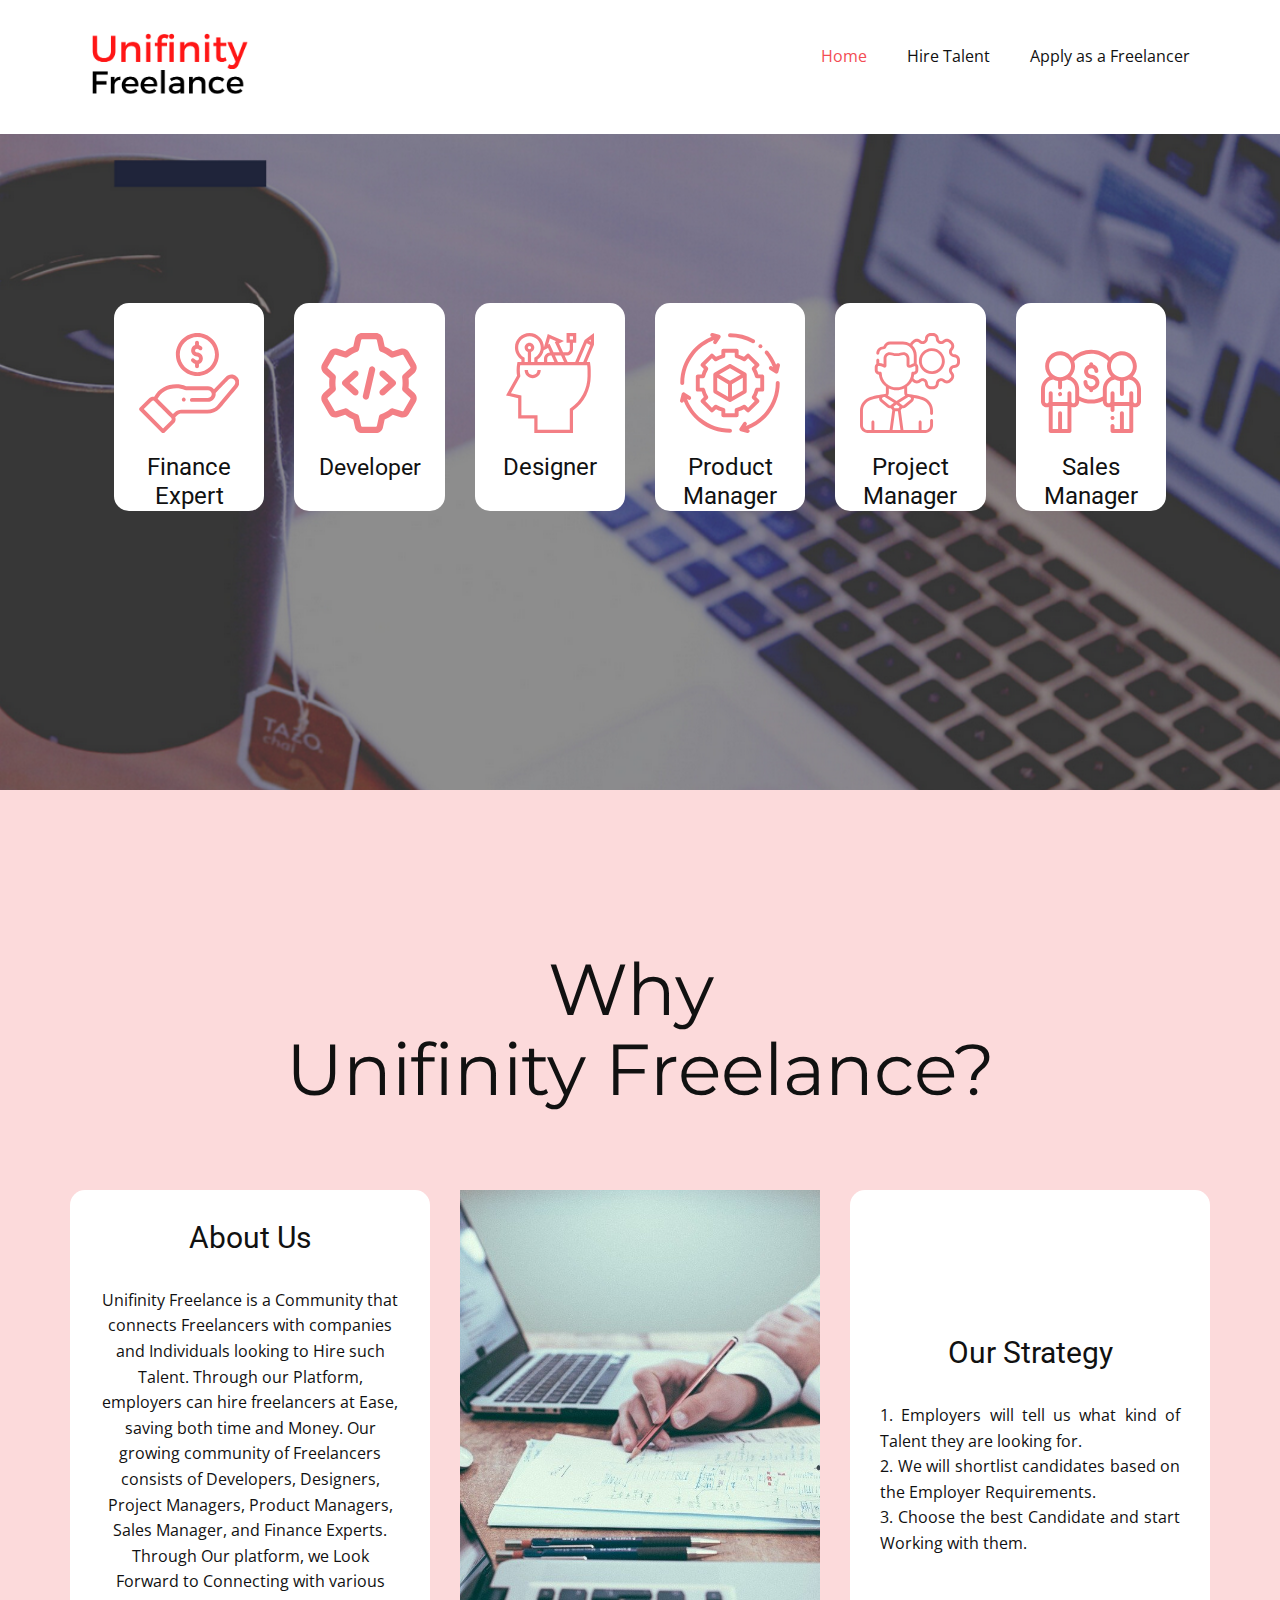
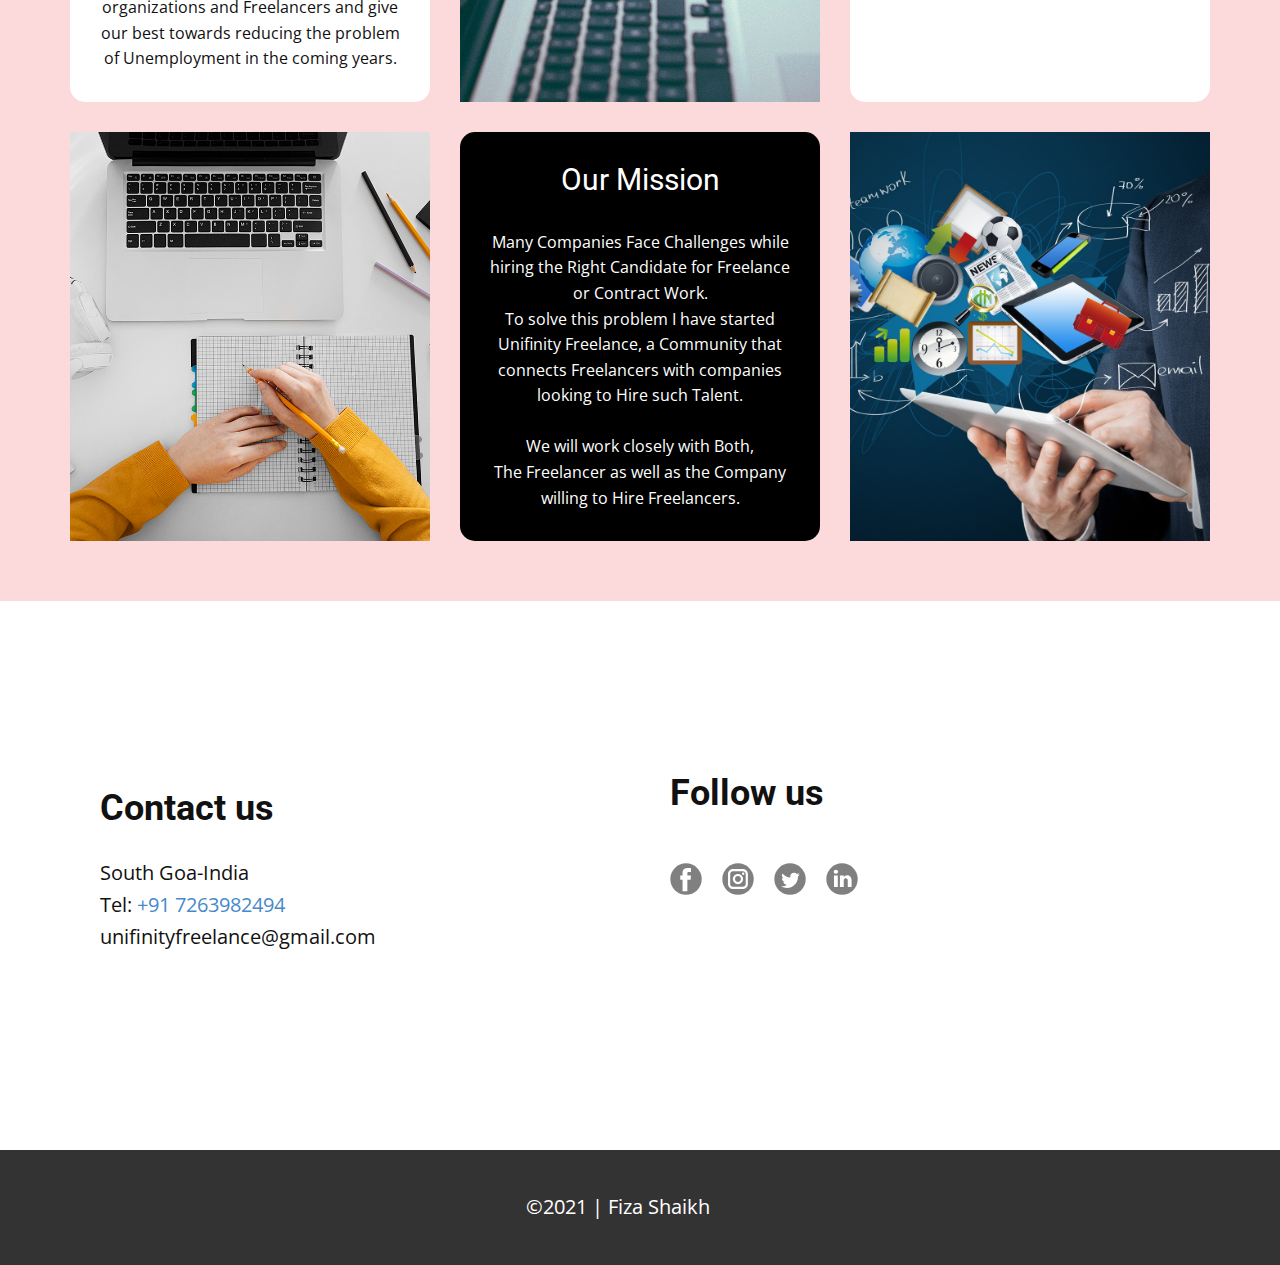
<file: index.html>
<!DOCTYPE html>
<html style="font-size: 16px;"><head>
    <meta name="viewport" content="width=device-width, initial-scale=1.0">
    <meta charset="utf-8">
	 <title> Unifinity Freelance </title>
    <meta name="keywords" content="Why Unfinity Freelance?, What we offer?, Contact us, Follow us">
    <meta name="description" content="Unifinity Freelance is a Community that connects Freelancers with companies and Individuals looking to Hire such Talent.
Through our Platform, employers can hire freelancers at Ease, saving both time and Money.">
    <meta name="page_type" content="np-template-header-footer-from-plugin">
    <link rel="stylesheet" href="page.css" media="screen">
<link rel="stylesheet" href="index.css" media="screen">
    <script class="u-script" type="text/javascript" src="jquery.js" defer=""></script>
    <script class="u-script" type="text/javascript" src="page.js" defer=""></script>
    <meta property="og:image" content="images/favicon.png">
    <link rel="icon" href="images/favicon.png">
    <link id="u-theme-google-font" rel="stylesheet" href="https://fonts.googleapis.com/css?family=Roboto:100,100i,300,300i,400,400i,500,500i,700,700i,900,900i|Open+Sans:300,300i,400,400i,600,600i,700,700i,800,800i">
    <link id="u-page-google-font" rel="stylesheet" href="https://fonts.googleapis.com/css?family=Montserrat:100,100i,200,200i,300,300i,400,400i,500,500i,600,600i,700,700i,800,800i,900,900i">
    
    
    
    
    
    <script type="application/ld+json">{
		"@context": "http://schema.org",
		"@type": "Organization",
		"name": "Site1",
		"logo": "images/UnifinityFreelanceLogo1.png"
}</script>
    <meta name="theme-color" content="#478ac9">
    <meta property="og:title" content="index">
    <meta property="og:description" content="">
    <meta property="og:type" content="website">
  </head>
  <body data-home-page="index.html" data-home-page-title="Unifinity Freelance" class="u-body"><header class="u-clearfix u-header u-header" id="sec-e9ee"><div class="u-clearfix u-sheet u-sheet-1">
        <a href="index.html" class="u-image u-logo u-image-1" data-image-width="500" data-image-height="227">
          <img src="images/UnifinityFreelanceLogo1.png" class="u-logo-image u-logo-image-1">
        </a>
        <nav class="u-menu u-menu-dropdown u-offcanvas u-menu-1">
          <div class="menu-collapse" style="font-size: 1rem; letter-spacing: 0px;">
            <a class="u-button-style u-custom-left-right-menu-spacing u-custom-padding-bottom u-custom-text-active-color u-custom-text-hover-color u-custom-top-bottom-menu-spacing u-nav-link u-text-active-palette-1-base u-text-hover-palette-2-base" href="#">
              <svg><use xmlns:xlink="http://www.w3.org/1999/xlink" xlink:href="#menu-hamburger"></use></svg>
              <svg version="1.1" xmlns="http://www.w3.org/2000/svg" xmlns:xlink="http://www.w3.org/1999/xlink"><defs><symbol id="menu-hamburger" viewBox="0 0 16 16" style="width: 16px; height: 16px;"><rect y="1" width="16" height="2"></rect><rect y="7" width="16" height="2"></rect><rect y="13" width="16" height="2"></rect>
</symbol>
</defs></svg>
            </a>
          </div>
          <div class="u-custom-menu u-nav-container">
            <ul class="u-nav u-unstyled u-nav-1"><li class="u-nav-item"><a class="u-button-style u-nav-link u-text-active-custom-color-1 u-text-hover-custom-color-2" href="index.html" style="padding: 10px 20px;">Home</a>
</li><li class="u-nav-item"><a class="u-button-style u-nav-link u-text-active-custom-color-1 u-text-hover-custom-color-2" href="Hire-Talent.html" style="padding: 10px 20px;">Hire Talent</a>
</li><li class="u-nav-item"><a class="u-button-style u-nav-link u-text-active-custom-color-1 u-text-hover-custom-color-2" href="Apply-as-a-Freelancer.html" style="padding: 10px 20px;">Apply as a Freelancer</a>
</li></ul>
          </div>
          <div class="u-custom-menu u-nav-container-collapse">
            <div class="u-black u-container-style u-inner-container-layout u-opacity u-opacity-95 u-sidenav">
              <div class="u-sidenav-overflow">
                <div class="u-menu-close"></div>
                <ul class="u-align-center u-nav u-popupmenu-items u-unstyled u-nav-2"><li class="u-nav-item"><a class="u-button-style u-nav-link" href="index.html" style="padding: 10px 20px;">Home</a>
</li><li class="u-nav-item"><a class="u-button-style u-nav-link" href="Hire-Talent.html" style="padding: 10px 20px;">Hire Talent</a>
</li><li class="u-nav-item"><a class="u-button-style u-nav-link" href="Apply-as-a-Freelancer.html" style="padding: 10px 20px;">Apply as a Freelancer</a>
</li></ul>
              </div>
            </div>
            <div class="u-black u-menu-overlay u-opacity u-opacity-70"></div>
          </div>
        </nav>
      </div><style class="u-sticky-style" data-style-id="508d">.u-sticky-fixed.u-sticky-508d:before, .u-body.u-sticky-fixed .u-sticky-508d:before {
border-color: #ffffff !important; border-width: 2px !important; borders: top right bottom left !important
}</style></header>
    <section class="u-align-center-sm u-align-center-xs u-clearfix u-typography-Normal--Introduction u-section-1" src="" id="carousel_b6e3">
      <img class="u-expanded-width u-image u-image-1" src="images/GreenModernFramedGadgetsHiringPoster.png" data-image-width="1587" data-image-height="2245">
      <div class="u-list u-list-1">
        <div class="u-repeater u-repeater-1">
          <div class="u-container-style u-list-item u-radius-15 u-repeater-item u-shape-round u-white u-list-item-1">
            <div class="u-container-layout u-similar-container u-valign-top-lg u-valign-top-md u-valign-top-sm u-valign-top-xl u-container-layout-1"><span class="u-icon u-icon-circle u-text-custom-color-2 u-icon-1"><svg class="u-svg-link" preserveAspectRatio="xMidYMin slice" viewBox="0 0 511 511.99978" style=""><use xmlns:xlink="http://www.w3.org/1999/xlink" xlink:href="#svg-0251"></use></svg><svg class="u-svg-content" viewBox="0 0 511 511.99978" id="svg-0251"><path d="m235.792969 347.265625c3.902343-3.910156 3.902343-10.238281 0-14.148437-3.90625-3.898438-10.234375-3.898438-14.144531 0-3.898438 3.910156-3.898438 10.238281 0 14.148437 3.910156 3.898437 10.238281 3.898437 14.144531 0zm0 0"></path><path d="m188.449219 109.96875c0 60.636719 49.332031 109.972656 109.96875 109.972656s109.96875-49.335937 109.96875-109.972656-49.332031-109.96875-109.96875-109.96875-109.96875 49.332031-109.96875 109.96875zm199.945312 0c0 49.613281-40.363281 89.976562-89.976562 89.976562s-89.976563-40.363281-89.976563-89.976562c0-49.609375 40.363282-89.972656 89.976563-89.972656s89.976562 40.363281 89.976562 89.972656zm0 0"></path><path d="m115.652344 509.042969c3.875 3.90625 10.183594 3.949219 14.109375.082031l48.46875-47.75c8.234375-8.234375 10.738281-20.425781 7.117187-31.023438l10.425782-10.054687c5.613281-5.421875 13.003906-8.410156 20.816406-8.410156h132.902344c23.578124 0 45.863281-9.054688 62.757812-25.496094.695312-.675781-5.277344 6.359375 90.667969-108.3125 14.230469-16.835937 12.101562-42.117187-4.75-56.363281-16.746094-14.113282-41.832031-12.085938-56.101563 4.460937l-58.992187 60.632813c-7.449219-9.167969-18.808594-14.882813-31.082031-14.882813h-111.480469c-15.863281-6.636719-32.695313-9.996093-50.0625-9.996093-48.140625 0-90.175781 22.234374-112.734375 63.921874-9.503906-1.800781-19.527344 1.074219-26.738282 8.285157l-47.558593 47.699219c-3.882813 3.894531-3.890625 10.195312-.015625 14.101562zm74.792968-227.121094c15.3125 0 30.117188 3.082031 44.011719 9.160156 1.265625.554688 2.628907.839844 4.007813.839844h113.527344c10.839843 0 19.996093 8.839844 19.996093 19.992187 0 11.027344-8.96875 19.996094-19.996093 19.996094h-81.566407c-5.519531 0-9.996093 4.476563-9.996093 9.996094 0 5.523438 4.476562 9.996094 9.996093 9.996094h81.566407c22.050781 0 39.988281-17.9375 39.988281-39.988282 0-1.757812-.125-3.5-.351563-5.226562 57.066406-58.660156 65.113282-66.902344 65.457032-67.3125 7.125-8.410156 19.773437-9.476562 28.1875-2.382812 8.421874 7.121093 9.488281 19.761718 2.34375 28.21875l-89.667969 107.195312c-13.09375 12.570312-30.285157 19.488281-48.457031 19.488281h-132.902344c-13.023438 0-25.351563 4.980469-34.703125 14.015625l-8.496094 8.199219-78.320313-78.316406c18.304688-34.339844 52.652344-53.871094 95.375-53.871094zm-125.320312 66.34375c3.296875-3.296875 8.359375-3.890625 12.378906-1.40625 1.730469 1.054687-3.238281-3.46875 86.589844 86.234375 3.996094 3.996094 3.78125 10.363281.054688 14.089844l-41.320313 40.707031-98.230469-98.980469zm0 0"></path><path d="m286.421875 49.988281v11.714844c-11.636719 4.125-19.996094 15.238281-19.996094 28.273437 0 16.535157 13.453125 29.992188 29.992188 29.992188 5.511719 0 9.996093 4.484375 9.996093 9.996094 0 5.511718-4.484374 9.996094-9.996093 9.996094-4.269531 0-8.882813-2.683594-12.980469-7.5625-3.554688-4.226563-9.859375-4.769532-14.085938-1.21875-4.226562 3.554687-4.773437 9.859374-1.21875 14.085937 5.34375 6.355469 11.628907 10.785156 18.289063 13.019531v11.667969c0 5.523437 4.476563 9.996094 9.996094 9.996094s9.996093-4.472657 9.996093-9.996094v-11.714844c11.636719-4.128906 19.996094-15.242187 19.996094-28.273437 0-16.539063-13.453125-29.992188-29.992187-29.992188-5.511719 0-9.996094-4.484375-9.996094-9.996094 0-5.511718 4.484375-10 9.996094-10 3.542969 0 7.28125 1.808594 10.8125 5.226563 3.96875 3.839844 10.296875 3.734375 14.136719-.230469 3.839843-3.96875 3.734374-10.296875-.230469-14.136718-5.074219-4.910157-10.152344-7.6875-14.722657-9.203126v-11.644531c0-5.523437-4.476562-10-9.996093-10s-9.996094 4.476563-9.996094 10zm0 0"></path></svg>
            
            
          </span>
              <h3 class="u-align-center u-text u-text-default u-text-1"> Finance Expert</h3>
            </div>
          </div>
          <div class="u-align-center u-container-style u-list-item u-radius-15 u-repeater-item u-shape-round u-white u-list-item-2">
            <div class="u-container-layout u-similar-container u-valign-top-lg u-valign-top-md u-valign-top-sm u-valign-top-xl u-container-layout-2"><span class="u-icon u-icon-circle u-text-custom-color-2 u-icon-2"><svg class="u-svg-link" preserveAspectRatio="xMidYMin slice" viewBox="0 0 24 24" style=""><use xmlns:xlink="http://www.w3.org/1999/xlink" xlink:href="#svg-1571"></use></svg><svg class="u-svg-content" viewBox="0 0 24 24" id="svg-1571"><path d="m13.663 24h-3.326c-.812 0-1.503-.555-1.681-1.349l-.422-1.873c-.687-.291-1.341-.671-1.954-1.134l-1.822.575c-.782.241-1.632-.09-2.024-.788l-1.658-2.868c-.397-.71-.263-1.585.322-2.135l1.412-1.298c-.043-.38-.065-.759-.065-1.13s.021-.75.064-1.13l-1.405-1.292c-.591-.556-.726-1.43-.333-2.131l1.668-2.885c.388-.69 1.237-1.024 2.017-.781l1.824.575c.613-.463 1.268-.843 1.954-1.134l.422-1.874c.178-.793.869-1.348 1.681-1.348h3.326c.812 0 1.503.555 1.681 1.349l.422 1.873c.687.291 1.341.671 1.954 1.134l1.822-.575c.78-.244 1.631.09 2.024.788l1.658 2.868c.397.71.263 1.585-.322 2.135l-1.412 1.298c.043.38.064.759.064 1.13s-.021.75-.064 1.13l1.406 1.292c.002.002.004.004.006.006.585.55.72 1.424.327 2.125l-1.668 2.885c-.389.69-1.238 1.024-2.017.781l-1.825-.576c-.613.463-1.268.843-1.954 1.134l-.422 1.874c-.177.794-.868 1.349-1.68 1.349zm-7.229-5.941c.172 0 .341.059.478.171.685.565 1.435 1 2.228 1.293.238.088.416.291.472.539l.509 2.26c.023.103.115.178.218.178h3.326c.103 0 .194-.075.218-.177l.509-2.26c.056-.248.233-.451.472-.539.793-.293 1.543-.729 2.228-1.293.196-.162.459-.214.703-.137l2.201.695c.104.032.216-.004.265-.093l1.668-2.884c.05-.089.032-.211-.049-.289l-1.688-1.552c-.184-.169-.271-.417-.233-.664.066-.44.1-.88.1-1.307s-.033-.866-.1-1.307c-.037-.247.05-.495.233-.664l1.692-1.556c.076-.072.096-.195.04-.294l-1.658-2.867c-.054-.095-.162-.132-.272-.1l-2.198.694c-.244.077-.507.025-.703-.137-.685-.565-1.435-1-2.228-1.293-.238-.088-.416-.291-.472-.539l-.509-2.26c-.027-.102-.118-.177-.221-.177h-3.326c-.103 0-.194.075-.218.177l-.509 2.261c-.055.248-.233.45-.471.539-.793.293-1.543.728-2.228 1.293-.196.162-.459.213-.703.137l-2.201-.695c-.104-.032-.216.005-.265.093l-1.668 2.883c-.051.09-.031.213.051.291l1.687 1.55c.184.169.271.417.233.664-.066.44-.1.88-.1 1.307s.033.866.1 1.307c.037.247-.05.495-.233.664l-1.692 1.556c-.076.072-.096.195-.04.294l1.658 2.867c.055.096.164.135.272.1l2.198-.694c.074-.024.15-.035.226-.035z"></path><path d="m11.251 16c-.057 0-.113-.006-.17-.019-.403-.093-.655-.496-.562-.899l1.5-6.5c.093-.405.501-.654.899-.563.403.093.655.496.562.899l-1.5 6.5c-.08.348-.388.582-.729.582z"></path><path d="m15.25 15c-.205 0-.409-.083-.558-.248-.277-.308-.252-.782.056-1.06l1.881-1.692-1.881-1.692c-.308-.277-.333-.751-.056-1.06.278-.307.752-.332 1.06-.056l2.5 2.25c.158.143.248.346.248.558s-.09.415-.248.558l-2.5 2.25c-.144.129-.323.192-.502.192z"></path><path d="m8.75 15c-.179 0-.358-.063-.502-.192l-2.5-2.25c-.158-.143-.248-.346-.248-.558s.09-.415.248-.558l2.5-2.25c.308-.277.781-.252 1.06.056.277.308.252.782-.056 1.06l-1.881 1.692 1.881 1.692c.308.277.333.751.056 1.06-.149.165-.353.248-.558.248z"></path></svg>
            
            
          </span>
              <h3 class="u-align-center u-text u-text-default u-text-2">
                <span style="font-size: 1.4375rem;">Developer</span>
              </h3>
            </div>
          </div>
          <div class="u-align-center u-container-style u-list-item u-radius-15 u-repeater-item u-shape-round u-white u-list-item-3">
            <div class="u-container-layout u-similar-container u-valign-top-lg u-valign-top-md u-valign-top-sm u-valign-top-xl u-container-layout-3"><span class="u-icon u-icon-circle u-text-custom-color-2 u-icon-3"><svg class="u-svg-link" preserveAspectRatio="xMidYMin slice" viewBox="0 0 295.238 295.238" style=""><use xmlns:xlink="http://www.w3.org/1999/xlink" xlink:href="#svg-f155"></use></svg><svg class="u-svg-content" viewBox="0 0 295.238 295.238" x="0px" y="0px" id="svg-f155" style="enable-background:new 0 0 295.238 295.238;"><g><g><g><path d="M277.462,0.09l-27.681,20.72l-27.838,64.905h-22.386l-8.79-19.048h5.743c10.505,0,19.048-8.452,19.048-18.957V28.571     h9.524V0H196.51v28.571h9.524V47.71c0,5.248-4.271,9.433-9.524,9.433h-10.138L174.2,30.81l14.581-7.267L141.038,3.095     l-11.224,39.281c-0.305-23.371-19.386-42.29-42.829-42.29c-23.633,0-42.857,19.224-42.857,42.857     c0,14.281,7.233,27.676,19.048,35.595v7.176H51.643L50.9,89.619c-2.314,12.005-2.529,24.343-0.638,36.648l-32.486,57.905     l35.876,8.195v60.014h47.619v42.857h114.286v-66.357c33.333-23.581,52.371-61.495,52.343-101.943l0.01-17.371     c0-6.548-0.605-13.276-1.824-19.905l-0.705-3.948h-9.348l21.429-51.338V0.09z M206.033,19.138V9.614h9.524v9.524H206.033z      M189.067,85.714h-18.062l-8.657-19.048h17.929L189.067,85.714z M147.219,16.119l18.929,8.11l-4.467,2.19l14.2,30.724h-17.862     l-11.605-25.471l-4.262,2.152L147.219,16.119z M160.543,85.715h-21.176v-9.433c0-5.252,4.271-9.614,9.524-9.614h2.995v-0.001     L160.543,85.715z M141.843,44.652l5.776,12.71c-9.905,0.667-17.776,8.848-17.776,18.919v9.433h-19.048v-7.176     c9.529-6.386,15.995-16.352,18.176-27.452L141.843,44.652z M53.653,42.948c0-18.376,14.957-33.333,33.333-33.333     c18.376,0,33.333,14.957,33.333,33.333c0,11.829-6.39,22.881-16.671,28.838l-2.376,1.371v12.557h-9.524V56.352     c5.529-1.971,9.524-7.21,9.524-13.41c0-7.876-6.41-14.286-14.286-14.286c-7.876,0-14.286,6.411-14.286,14.287     c0,6.2,3.995,11.438,9.524,13.41v29.362H72.7V73.157l-2.376-1.376C60.043,65.824,53.653,54.776,53.653,42.948z M86.986,47.71     c-2.629,0-4.762-2.139-4.762-4.762c0-2.629,2.133-4.762,4.762-4.762c2.629,0,4.762,2.133,4.762,4.762S89.615,47.71,86.986,47.71z      M257.366,95.239c0.691,4.761,1.039,9.59,1.039,14.285l0.01,17.405c0.029,38.148-18.795,73.871-50.286,95.552l-2.095,1.429     v61.805h-95.238v-42.857h-47.62v-58.086l-30.862-7.043l27.876-49.7l-0.271-1.7c-1.771-10.419-1.871-21.567-0.333-31.09h3.59     h47.619H257.366z M245.714,85.714H232.3l23.738-55.343l10.557,5.257L245.714,85.714z M267.938,25.714l-5.267-2.633l5.267-3.943     V25.714z"></path><path d="M96.51,123.81c-7.876,0-14.286-4.762-14.286-14.286H72.7c0,14.286,10.681,23.81,23.81,23.81     c13.129,0,23.81-9.524,23.81-23.81h-9.524C110.795,119.048,104.386,123.81,96.51,123.81z"></path>
</g>
</g>
</g></svg>
            
            
          </span>
              <h3 class="u-align-center u-text u-text-default u-text-3"> Designer</h3>
            </div>
          </div>
          <div class="u-align-center u-container-style u-list-item u-radius-15 u-repeater-item u-shape-round u-white u-list-item-4">
            <div class="u-container-layout u-similar-container u-valign-top-lg u-valign-top-md u-valign-top-sm u-valign-top-xl u-container-layout-4"><span class="u-icon u-icon-circle u-text-custom-color-2 u-icon-4"><svg class="u-svg-link" preserveAspectRatio="xMidYMin slice" viewBox="0 0 512.005 512.005" style=""><use xmlns:xlink="http://www.w3.org/1999/xlink" xlink:href="#svg-2dad"></use></svg><svg class="u-svg-content" viewBox="0 0 512.005 512.005" id="svg-2dad"><g><g><path d="m341.439 403.84c3.906 3.905 10.236 3.905 14.143 0l48.259-48.258c1.875-1.875 2.929-4.419 2.929-7.071s-1.054-5.196-2.929-7.071l-13.927-13.926c4.675-8.739 8.473-17.904 11.349-27.386h19.689c5.522 0 10-4.477 10-10v-68.248c0-5.523-4.478-10-10-10h-19.689c-2.876-9.483-6.674-18.648-11.349-27.387l13.927-13.926c1.875-1.875 2.929-4.419 2.929-7.071s-1.054-5.196-2.929-7.071l-48.259-48.258c-3.906-3.905-10.236-3.905-14.143 0l-13.926 13.927c-8.739-4.676-17.905-8.474-27.387-11.349v-19.69c0-5.523-4.478-10-10-10h-68.248c-5.523 0-10 4.477-10 10v19.69c-9.482 2.875-18.647 6.672-27.387 11.348l-13.926-13.926c-1.875-1.875-4.419-2.929-7.071-2.929s-5.196 1.054-7.071 2.929l-48.259 48.258c-1.875 1.875-2.929 4.419-2.929 7.071s1.054 5.196 2.929 7.071l13.927 13.926c-4.676 8.74-8.474 17.905-11.349 27.387h-19.69c-5.523 0-10 4.477-10 10v68.248c0 5.523 4.477 10 10 10h19.69c2.875 9.481 6.672 18.646 11.349 27.386l-13.927 13.926c-1.875 1.875-2.929 4.419-2.929 7.071s1.054 5.196 2.929 7.071l48.259 48.258c1.875 1.875 4.419 2.929 7.071 2.929s5.196-1.054 7.071-2.929l13.926-13.926c8.74 4.676 17.904 8.474 27.387 11.348v19.69c0 5.523 4.477 10 10 10h68.248c5.522 0 10-4.477 10-10v-19.69c9.481-2.875 18.647-6.673 27.387-11.349zm-53.711-19.905c-4.465 1.103-7.602 5.109-7.602 9.708v17.309h-48.248v-17.309c0-4.599-3.137-8.605-7.601-9.708-12.796-3.162-25.009-8.223-36.299-15.042-3.938-2.378-8.988-1.763-12.241 1.489l-12.243 12.243-34.117-34.116 12.244-12.244c3.252-3.252 3.867-8.304 1.489-12.241-6.819-11.291-11.88-23.503-15.041-36.298-1.103-4.465-5.109-7.602-9.708-7.602h-17.309v-48.248h17.309c4.599 0 8.605-3.137 9.708-7.602 3.161-12.795 8.222-25.007 15.041-36.298 2.378-3.937 1.763-8.989-1.489-12.241l-12.244-12.244 34.117-34.116 12.243 12.243c3.252 3.253 8.304 3.867 12.241 1.489 11.29-6.819 23.502-11.879 36.299-15.042 4.464-1.103 7.601-5.109 7.601-9.708v-17.309h48.248v17.309c0 4.599 3.137 8.605 7.602 9.708 12.795 3.162 25.008 8.222 36.298 15.042 3.938 2.377 8.986 1.764 12.241-1.489l12.243-12.244 34.116 34.116-12.243 12.244c-3.252 3.252-3.866 8.304-1.488 12.241 6.817 11.288 11.878 23.501 15.041 36.299 1.104 4.464 5.109 7.601 9.708 7.601h17.308v48.248h-17.308c-4.599 0-8.604 3.136-9.708 7.601-3.163 12.798-8.224 25.011-15.041 36.299-2.378 3.937-1.764 8.989 1.488 12.241l12.243 12.244-34.116 34.116-12.243-12.244c-3.254-3.253-8.306-3.865-12.241-1.489-11.29 6.822-23.503 11.883-36.298 15.044z"></path><path d="m341.554 299.622v-87.239c0-3.573-1.906-6.874-5-8.66l-75.552-43.62c-3.094-1.786-6.906-1.786-10 0l-75.551 43.62c-3.094 1.786-5 5.087-5 8.66v87.239c0 3.573 1.906 6.874 5 8.66l75.551 43.62c1.547.894 3.273 1.34 5 1.34s3.453-.447 5-1.34l75.552-43.62c3.094-1.786 5-5.087 5-8.66zm-85.552-119.312 55.552 32.073-55.552 32.073-55.551-32.073zm-65.551 49.393 55.551 32.073v64.146l-55.551-32.073zm75.551 96.218v-64.145l55.552-32.073v64.146z"></path><path d="m256.002 21.531c39.829 0 79.163 10.2 113.75 29.497 1.542.86 3.214 1.269 4.863 1.269 3.507 0 6.911-1.849 8.741-5.13 2.691-4.823.963-10.914-3.86-13.605-37.558-20.955-80.261-32.031-123.494-32.031-5.523 0-10 4.477-10 10s4.477 10 10 10z"></path><path d="m504.471 155.397c-5.255-1.335-10.578 1.753-12.066 6.922-9.966-25.007-23.892-48.512-41.146-69.204-3.539-4.243-9.844-4.812-14.085-1.277-4.241 3.537-4.812 9.843-1.276 14.084 17.054 20.454 30.591 43.882 39.869 68.804l-5.398-3.543c-4.617-3.03-10.817-1.743-13.848 2.874-3.03 4.617-1.744 10.817 2.873 13.847l28.649 18.803c1.653 1.084 3.563 1.64 5.488 1.64 1.221 0 2.448-.224 3.618-.678 3.012-1.169 5.273-3.723 6.071-6.854l8.472-33.259c1.364-5.352-1.869-10.795-7.221-12.159z"></path><path d="m256.002 490.473c-53.493 0-103.862-17.604-145.662-50.907-33.529-26.714-59.227-62.385-74.09-102.28l5.386 3.535c4.616 3.029 10.816 1.744 13.847-2.874 3.03-4.617 1.744-10.817-2.874-13.847l-28.649-18.803c-2.702-1.773-6.094-2.131-9.105-.962-3.013 1.169-5.274 3.723-6.072 6.854l-8.472 33.259c-1.363 5.352 1.87 10.795 7.222 12.159.828.211 1.658.312 2.476.312 4.361 0 8.337-2.879 9.592-7.231 16.391 41.085 43.438 77.762 78.276 105.52 45.378 36.155 100.056 55.265 158.125 55.265 5.522 0 10-4.477 10-10s-4.477-10-10-10z"></path><path d="m500.473 246.002c-5.522 0-10 4.477-10 10 0 53.493-17.604 103.862-50.907 145.662-26.714 33.529-62.385 59.227-102.28 74.09l3.535-5.386c3.03-4.617 1.744-10.817-2.873-13.847-4.618-3.03-10.817-1.742-13.848 2.874l-18.803 28.649c-1.773 2.702-2.131 6.093-.962 9.106 1.17 3.012 3.723 5.274 6.854 6.071l33.26 8.472c.829.211 1.658.312 2.476.312 4.464 0 8.531-3.011 9.684-7.534 1.337-5.25-1.754-10.578-6.923-12.066 41.087-16.391 77.765-43.438 105.523-78.277 36.154-45.378 55.265-100.056 55.265-158.125-.001-5.524-4.478-10.001-10.001-10.001z"></path><path d="m11.531 266.002c5.523 0 10-4.477 10-10 0-53.493 17.604-103.862 50.907-145.662 26.714-33.529 62.385-59.227 102.28-74.09l-3.535 5.386c-3.03 4.617-1.744 10.817 2.874 13.847 1.691 1.11 3.595 1.641 5.478 1.641 3.256 0 6.449-1.588 8.37-4.514l18.803-28.649c1.773-2.701 2.131-6.093.962-9.105-1.169-3.013-3.723-5.274-6.854-6.072l-33.259-8.472c-5.349-1.363-10.796 1.87-12.159 7.222-1.337 5.25 1.753 10.577 6.923 12.066-41.088 16.391-77.766 43.438-105.525 78.278-36.154 45.378-55.265 100.056-55.265 158.124 0 5.523 4.477 10 10 10z"></path><circle cx="411.792" cy="67.665" r="10"></circle>
</g>
</g></svg>
            
            
          </span>
              <h3 class="u-align-center u-text u-text-default u-text-4">Product Manager</h3>
            </div>
          </div>
          <div class="u-align-center u-container-style u-list-item u-radius-15 u-repeater-item u-shape-round u-white u-list-item-5">
            <div class="u-container-layout u-similar-container u-valign-top-lg u-valign-top-md u-valign-top-sm u-valign-top-xl u-container-layout-5"><span class="u-icon u-icon-circle u-text-custom-color-2 u-icon-5"><svg class="u-svg-link" preserveAspectRatio="xMidYMin slice" viewBox="0 0 512 512" style=""><use xmlns:xlink="http://www.w3.org/1999/xlink" xlink:href="#svg-f624"></use></svg><svg class="u-svg-content" viewBox="0 0 512 512" id="svg-f624"><g><g><path d="m363.686 77.63c-33.274 2.102-59.951 28.779-62.054 62.053-2.53 40.03 30.522 73.208 70.664 70.664 33.273-2.102 59.95-28.779 62.053-62.053 2.53-40.023-30.511-73.207-70.663-70.664zm55.695 69.718c-1.628 25.754-22.276 46.402-48.031 48.03-31.238 1.954-56.704-23.805-54.749-54.749 1.628-25.755 22.276-46.403 48.031-48.031 31.071-1.954 56.713 23.656 54.749 54.75z"></path><path d="m482.487 108.66c-10.809-.041-16.159-13.047-8.517-20.69 5.561-5.56 8.623-12.953 8.623-20.817s-3.062-15.256-8.623-20.816l-8.665-8.665c-11.439-11.439-29.596-11.275-41.333.374-7.672 7.613-20.652 2.201-20.652-8.608-.001-16.232-13.207-29.438-29.44-29.438h-11.778c-16.233 0-29.439 13.206-29.439 29.439 0 10.819-13.017 16.243-20.69 8.57-5.56-5.561-12.953-8.623-20.816-8.623-7.864 0-15.256 3.062-20.816 8.623l-8.328 8.328c-2.287 2.287-4.15 4.901-5.553 7.735-10.787-6.622-23.467-10.448-37.025-10.448h-65.477c-14.81 0-28.04 9.391-32.922 23.369-.339.971-1.295 1.624-2.38 1.624-19.349 0-35.091 15.742-35.091 35.091 0 4.142 3.358 7.499 7.499 7.499 4.142 0 7.499-3.358 7.499-7.499 0-11.079 9.013-20.092 20.092-20.092 7.453 0 14.1-4.692 16.54-11.677 2.782-7.965 10.321-13.316 18.762-13.316h65.477c30.873 0 55.99 25.117 55.99 55.989v40.564c-11.614 3.263-13.165 7.614-22.03 8.08v-33.966c0-17.246-14.031-31.277-31.277-31.277h-.286c-12.842 0-18.087 5.343-33.367 5.343h-2.938c-15.121 0-20.627-5.343-33.367-5.343h-.286c-17.246 0-31.277 14.031-31.277 31.277v29.237c-7.1-3.004-15.769-4.14-22.03-4.558v-14.779c0-4.142-3.358-7.499-7.499-7.499-4.142 0-7.499 3.358-7.499 7.499v18.096c-5.097 4.235-8.124 10.53-8.124 17.332v16.706c0 11.998 9.408 21.839 21.234 22.536 2.248 21.735 12.379 41.649 28.424 55.465 2.43 2.092 4.917 4.035 7.451 5.852v31.544c0 2.972-2.226 5.502-5.179 5.886-.001 0-.001 0-.002 0-21.965 2.85-62.101 9.096-84.122 18.901-26.26 11.692-43.227 37.82-43.227 66.565v74.57c-.002 21.702 17.653 39.357 39.354 39.357h295.231c21.701 0 39.356-17.655 39.356-39.356v-25.326c0-4.142-3.358-7.499-7.499-7.499s-7.499 3.358-7.499 7.499v25.326c0 13.431-10.927 24.357-24.357 24.357h-19.269v-40.895c0-4.142-3.358-7.499-7.499-7.499s-7.499 3.358-7.499 7.499v40.895h-77.957l-13.839-102.288 7.022-9.864c1.825.495 3.693.757 5.563.757 4.962 0 9.908-1.736 13.905-5.167l33.713-28.937c5.654-4.853 8.288-11.999 7.239-19.188 17.292 3.127 36.466 7.471 48.651 12.896 20.854 9.285 34.329 30.035 34.329 52.863v14.199c0 4.142 3.358 7.499 7.499 7.499s7.499-3.358 7.499-7.499v-14.199c0-28.745-16.968-54.873-43.227-66.565-22.021-9.804-62.157-16.05-84.122-18.901h-.001c-2.953-.384-5.179-2.913-5.179-5.886v-31.544c2.534-1.817 5.021-3.76 7.451-5.852 7.4-6.372 13.523-14.052 18.214-22.598l3.239 3.239c11.505 11.505 30.127 11.507 41.633 0 7.651-7.651 20.69-2.282 20.69 8.57 0 16.233 13.206 29.439 29.439 29.439h11.778c16.233 0 29.439-13.206 29.439-29.439 0-10.824 13.022-16.239 20.69-8.57 5.56 5.561 12.953 8.623 20.817 8.623s15.256-3.062 20.816-8.622l8.328-8.328c11.478-11.479 11.478-30.155 0-41.633-7.643-7.643-2.291-20.649 8.517-20.69 16.538-.062 29.492-12.785 29.492-28.962v-12.731c-.001-16.178-12.955-28.9-29.493-28.963zm-285.638 276.62h-19.711l-5.747-8.073 15.603-11.234 15.603 11.234zm-40.275-15.886c-2.389 1.722-5.618 1.583-7.853-.335l-33.714-28.937c-2.877-2.47-2.229-5.667-1.962-6.588.265-.914 1.413-3.913 5.086-4.504 3.145-.462 6.021-.863 8.513-1.197l46.906 29.338zm-141.554 103.25v-74.57c0-22.828 13.475-43.577 34.329-52.863 12.185-5.425 31.359-9.769 48.651-12.896-1.05 7.189 1.585 14.335 7.238 19.188l33.714 28.937c3.997 3.431 8.942 5.167 13.904 5.167 1.869 0 3.738-.262 5.563-.757l7.022 9.864-13.839 102.288h-77.957v-40.895c0-4.142-3.358-7.499-7.499-7.499s-7.499 3.358-7.499 7.499v40.895h-19.27c-13.43-.001-24.357-10.928-24.357-24.358zm151.717 24.357 13.086-96.722h14.339l13.086 96.722zm94.204-163.468c.267.921.914 4.119-1.963 6.588l-33.713 28.937c-2.235 1.917-5.464 2.056-7.852.335l-16.977-12.224 46.906-29.338c2.492.334 5.369.735 8.515 1.197 3.671.593 4.819 3.592 5.084 4.505zm-29.591-13.39-44.357 27.744-44.358-27.744c3.069-3.66 4.914-8.353 4.914-13.421v-22.685c25.168 11.929 53.716 11.93 78.888 0v22.685c0 5.068 1.845 9.762 4.913 13.421zm7.751-62.183c-30.967 26.664-73.243 26.669-104.215 0-14.607-12.577-23.234-31.429-23.67-51.72-.087-4.078-3.418-7.338-7.497-7.338h-5.702c-4.178 0-7.577-3.399-7.577-7.577v-16.706c0-2.311 1.057-4.438 2.815-5.862 8.627.194 21.214 1.934 24.943 5.612 2.948 2.907 7.317 3.755 11.132 2.159 3.805-1.592 6.264-5.288 6.264-9.416v-37.821c0-8.976 7.302-16.278 16.278-16.278 13.79 1.013 17.013 5.343 33.653 5.343h2.938c17.214 0 23.722-5.343 33.367-5.343h.286c8.976 0 16.278 7.302 16.278 16.278v35.082c0 7.671 6.241 13.912 13.939 13.912 14.193 0 18.026-6.594 28.895-9.104 1.461 1.406 2.319 3.351 2.319 5.439v16.706c0 4.178-3.399 7.577-7.577 7.577h-5.702c-4.079 0-7.41 3.26-7.497 7.338-.436 20.291-9.063 39.142-23.67 51.719zm257.879-107.606c0 7.799-6.391 13.933-14.55 13.964-24.127.091-36.111 29.25-19.066 46.295 5.63 5.63 5.63 14.791 0 20.422l-8.328 8.328c-2.727 2.727-6.353 4.23-10.211 4.23-3.857 0-7.483-1.502-10.211-4.23-17.078-17.078-46.294-5.012-46.294 19.176 0 7.962-6.478 14.44-14.44 14.44h-11.778c-7.962 0-14.44-6.478-14.44-14.44 0-24.158-29.194-36.276-46.295-19.176-5.644 5.644-14.777 5.644-20.421 0l-7.457-7.456c1.878-5.803 3.181-11.845 3.822-18.044 11.826-.697 21.234-10.538 21.234-22.536v-16.706c0-6.801-3.027-13.097-8.124-17.332v-42.674c0-19.955-8.289-38.001-21.59-50.911.619-2.546 1.907-4.881 3.785-6.759l8.329-8.328c2.727-2.727 6.353-4.23 10.21-4.23s7.484 1.502 10.211 4.23c17.079 17.078 46.294 5.012 46.294-19.176 0-7.962 6.478-14.44 14.44-14.44h11.778c7.962 0 14.44 6.478 14.44 14.44 0 24.136 29.115 36.226 46.216 19.253 5.792-5.746 14.648-5.929 20.162-.415l8.665 8.666c2.727 2.727 4.23 6.353 4.23 10.21s-1.502 7.484-4.23 10.211c-17.068 17.067-5.029 46.203 19.066 46.294 8.159.031 14.55 6.165 14.55 13.964v12.73z"></path>
</g>
</g></svg>
            
            
          </span>
              <h3 class="u-align-center u-text u-text-default u-text-5">Project Manager</h3>
            </div>
          </div>
          <div class="u-align-center u-container-style u-list-item u-radius-15 u-repeater-item u-shape-round u-white u-list-item-6">
            <div class="u-container-layout u-similar-container u-valign-top u-container-layout-6"><span class="u-icon u-icon-circle u-text-custom-color-2 u-icon-6"><svg class="u-svg-link" preserveAspectRatio="xMidYMin slice" viewBox="0 -43 512 512" style=""><use xmlns:xlink="http://www.w3.org/1999/xlink" xlink:href="#svg-c30b"></use></svg><svg class="u-svg-content" viewBox="0 -43 512 512" id="svg-c30b"><path d="m283.085938 136.996094c-7.707032-5.878906-15.480469-7.429688-22.339844-8.800782-2.484375-.496093-4.828125-.964843-7.199219-1.621093-5.378906-1.492188-9.988281-5.722657-11.738281-10.773438-2.332032-6.71875.464844-14.0625 6.953125-18.269531 5.339843-3.464844 12.289062-3.800781 17.699219-.863281 2.628906 1.425781 7.03125 4.886719 7.03125 12.015625 0 5.582031 4.53125 10.113281 10.113281 10.113281 5.585937 0 10.113281-4.53125 10.113281-10.113281 0-12.664063-6.578125-23.800782-17.597656-29.789063-2.875-1.558593-5.898438-2.710937-9-3.453125v-1.804687c0-5.585938-4.527344-10.113281-10.113282-10.113281-5.585937 0-10.113281 4.527343-10.113281 10.113281v2.582031c-3.175781 1.019531-6.253906 2.46875-9.140625 4.34375-14.214844 9.21875-20.40625 26.4375-15.058594 41.867188 3.925782 11.3125 13.675782 20.371093 25.449219 23.636718 3.082031.855469 6.035157 1.445313 8.640625 1.964844 5.832032 1.164062 10.046875 2.003906 14.035156 5.050781 3.039063 2.316407 8.132813 7.25 8.132813 14.269531 0 6.773438-4.054687 12.996094-10.84375 16.640626-2.960937 1.585937-6.734375 2.769531-10.691406 2.847656-.136719-.003906-.273438-.007813-.410157-.007813-.144531 0-.285156.003907-.425781.007813-3.363281-.0625-6.832031-.945313-10.023437-3.066406-5.582032-3.699219-8.910156-10.808594-8.910156-19.019532 0-5.585937-4.53125-10.113281-10.113282-10.113281-5.585937 0-10.113281 4.527344-10.113281 10.113281 0 15.007813 6.710937 28.417969 17.953125 35.878906 3.558594 2.359376 7.449219 4.074219 11.519531 5.136719v1.042969c0 5.582031 4.527344 10.113281 10.113281 10.113281 5.585938 0 10.113282-4.53125 10.113282-10.113281v-.949219c3.601562-.875 7.152344-2.222656 10.554687-4.050781 13.464844-7.226562 21.507813-20.109375 21.507813-34.460938-.003906-11.492187-5.867188-22.554687-16.097656-30.355468zm0 0"></path><path d="m106.972656 222.941406c-2.085937-5.183594-7.980468-7.691406-13.160156-5.605468-5.179688 2.085937-7.691406 7.976562-5.605469 13.15625l.15625.390624c1.585938 3.941407 5.378907 6.339844 9.386719 6.339844 1.253906 0 2.535156-.238281 3.773438-.734375 5.179687-2.085937 7.6875-7.980469 5.605468-13.160156zm0 0"></path><path d="m493.761719 154.027344c-6.757813-7.375-14.914063-13.132813-23.914063-16.984375 12.964844-13.710938 20.925782-32.203125 20.925782-52.515625 0-42.175782-34.3125-76.484375-76.488282-76.484375-25.082031 0-47.386718 12.136719-61.34375 30.847656-25.570312-24.859375-59.8125-38.890625-95.832031-38.890625-36.742187 0-71.433594 14.484375-97.128906 40.160156-13.882813-19.429687-36.621094-32.117187-62.265625-32.117187-42.175782 0-76.488282 34.3125-76.488282 76.484375 0 20.316406 7.960938 38.804687 20.925782 52.515625-9.011719 3.859375-17.179688 9.625-23.9375 17.011719-11.746094 12.839843-18.214844 29.5-18.214844 46.914062v63.25c0 16.484375 13.410156 29.894531 29.894531 29.894531 3.382813 0 6.636719-.5625 9.671875-1.605469v122.824219c0 5.585938 4.527344 10.113281 10.113282 10.113281h95.980468c5.582032 0 10.113282-4.527343 10.113282-10.113281v-122.855469c3.058593 1.0625 6.34375 1.636719 9.757812 1.636719 16.484375 0 29.894531-13.410156 29.894531-29.898437v-3.765625c19.039063 9.574219 40.054688 14.574219 61.683594 14.574219 20.746094 0 41.003906-4.628907 59.464844-13.492188v2.6875c0 16.484375 13.410156 29.894531 29.894531 29.894531 3.382812 0 6.632812-.5625 9.667969-1.605469v15.527344c0 5.585938 4.53125 10.113282 10.113281 10.113282 5.585938 0 10.113281-4.527344 10.113281-10.113282v-20.117187h75.753907v117.300781h-27.761719v-80.738281c0-5.585938-4.527344-10.113281-10.113281-10.113281-5.585938 0-10.113282 4.527343-10.113282 10.113281v80.738281h-27.765625v-15.195312c0-5.585938-4.527343-10.117188-10.113281-10.117188s-10.113281 4.53125-10.113281 10.117188v25.308593c0 5.585938 4.527343 10.113281 10.113281 10.113281h95.980469c5.585937 0 10.113281-4.527343 10.113281-10.113281v-122.855469c3.0625 1.0625 6.34375 1.636719 9.761719 1.636719 16.484375 0 29.894531-13.410156 29.894531-29.898437v-63.25c0-17.425782-6.476562-34.09375-18.238281-46.9375zm-79.476563-125.757813c31.023438 0 56.261719 25.238281 56.261719 56.257813 0 31.023437-25.238281 56.257812-56.261719 56.257812-31.019531 0-56.257812-25.234375-56.257812-56.257812 0-31.019532 25.238281-56.257813 56.257812-56.257813zm-316.570312 0c31.019531 0 56.257812 25.238281 56.257812 56.257813 0 31.023437-25.238281 56.257812-56.257812 56.257812-31.023438 0-56.261719-25.234375-56.261719-56.257812 0-31.019532 25.238281-56.257813 56.261719-56.257813zm37.828125 376.949219h-27.761719v-80.738281c0-5.585938-4.527344-10.113281-10.113281-10.113281-5.585938 0-10.113281 4.527343-10.113281 10.113281v80.738281h-27.761719v-117.300781h75.75zm39.65625-141c0 5.328125-4.335938 9.667969-9.667969 9.667969s-9.667969-4.339844-9.667969-9.667969c0-.460938-.03125-.914062-.09375-1.359375v-40.1875c0-5.585937-4.527343-10.113281-10.113281-10.113281-5.582031 0-10.113281 4.527344-10.113281 10.113281v45.019531h-75.75v-45.019531c0-5.585937-4.53125-10.113281-10.113281-10.113281-5.585938 0-10.117188 4.527344-10.117188 10.113281v41.546875c0 5.328125-4.335938 9.667969-9.667969 9.667969s-9.667969-4.339844-9.667969-9.667969v-63.25c0-24.667969 17.832032-45.167969 41.90625-48.746094 7.792969 4.113282 16.378907 6.921875 25.464844 8.125v33.175782c0 5.585937 4.53125 10.117187 10.113282 10.117187 5.585937 0 10.113281-4.53125 10.113281-10.117187v-33.175782c9.085937-1.203125 17.671875-4.011718 25.46875-8.125 24.074219 3.578125 41.90625 24.070313 41.90625 48.746094zm81.910156-9.425781c-21.960937 0-43.179687-6.035157-61.683594-17.507813v-36.316406c0-17.429688-6.476562-34.097656-18.238281-46.941406-6.753906-7.375-14.914062-13.132813-23.914062-16.984375 12.964843-13.710938 20.925781-32.199219 20.925781-52.515625 0-8.898438-1.527344-17.449219-4.335938-25.402344 22.265625-24.789062 53.757813-38.898438 87.246094-38.898438 32.601563 0 63.496094 13.480469 85.660156 37.171876-3.210937 8.4375-4.96875 17.582031-4.96875 27.128906 0 20.316406 7.960938 38.804687 20.925781 52.515625-9.011718 3.859375-17.179687 9.625-23.9375 17.011719-11.746093 12.839843-18.214843 29.5-18.214843 46.914062v37.65625c-17.976563 10.59375-38.425781 16.167969-59.464844 16.167969zm234.664063 9.425781c0 5.328125-4.335938 9.667969-9.667969 9.667969s-9.671875-4.339844-9.671875-9.667969c0-.460938-.03125-.914062-.089844-1.359375v-40.1875c0-5.585937-4.527344-10.113281-10.113281-10.113281-5.585938 0-10.113281 4.527344-10.113281 10.113281v45.019531h-75.753907v-45.019531c0-5.585937-4.527343-10.113281-10.113281-10.113281s-10.113281 4.527344-10.113281 10.113281v41.546875c0 5.328125-4.335938 9.667969-9.667969 9.667969s-9.667969-4.339844-9.667969-9.667969v-63.25c0-24.667969 17.832031-45.167969 41.90625-48.746094 7.792969 4.113282 16.378907 6.921875 25.464844 8.125v66.5625c0 5.585938 4.527344 10.113282 10.113281 10.113282 5.585938 0 10.113282-4.527344 10.113282-10.113282v-66.5625c9.085937-1.203125 17.675781-4.011718 25.46875-8.125 24.074218 3.578125 41.90625 24.070313 41.90625 48.746094zm0 0"></path><path d="m356.957031 352.863281c1.59375 3.929688 5.378907 6.3125 9.375 6.3125 1.265625 0 2.554688-.238281 3.800781-.742187 5.175782-2.101563 7.667969-8 5.570313-13.175782l-.160156-.386718c-2.097657-5.175782-7.992188-7.671875-13.171875-5.570313-5.175782 2.101563-7.667969 7.996094-5.570313 13.171875zm0 0"></path></svg>
            
            
          </span>
              <h3 class="u-align-center u-text u-text-default u-text-6">Sales Manager</h3>
            </div>
          </div>
        </div>
      </div>
    </section>
    <section class="u-align-center u-clearfix u-palette-2-light-2 u-section-2" id="carousel_bbf4">
      <div class="u-clearfix u-sheet u-sheet-1">
        <h1 class="u-text u-text-1">Why&nbsp;<br>Unifinity Freelance?
        </h1>
        <div class="u-clearfix u-expanded-width-lg u-expanded-width-md u-expanded-width-sm u-expanded-width-xl u-gutter-30 u-layout-wrap u-layout-wrap-1">
          <div class="u-layout">
            <div class="u-layout-col">
              <div class="u-size-30">
                <div class="u-layout-row">
                  <div class="u-align-center u-container-style u-layout-cell u-left-cell u-radius-15 u-shape-round u-size-20 u-white u-layout-cell-1">
                    <div class="u-container-layout u-valign-middle u-container-layout-1">
                      <h3 class="u-text u-text-default u-text-2">About Us</h3>
                      <p class="u-text u-text-3">Unifinity Freelance is a Community that connects Freelancers with companies and Individuals looking to Hire such Talent.
Through our Platform, employers can hire freelancers at Ease, saving both time and Money.
Our growing community of Freelancers consists of Developers, Designers, Project Managers, Product Managers, Sales Manager, and Finance Experts. 
Through Our platform, we Look Forward to Connecting with various organizations and Freelancers and give our best towards reducing the problem of Unemployment in the coming years.
</p>
                    </div>
                  </div>
                  <div class="u-container-style u-image u-layout-cell u-size-20 u-image-1" data-image-width="1280" data-image-height="854">
                    <div class="u-container-layout u-container-layout-2"></div>
                  </div>
                  <div class="u-container-style u-layout-cell u-radius-15 u-right-cell u-shape-round u-size-20 u-white u-layout-cell-3">
                    <div class="u-container-layout u-valign-middle u-container-layout-3">
                      <h3 class="u-align-center u-text u-text-default u-text-4">Our Strategy</h3>
                      <p class="u-align-justify u-text u-text-5"> 1. Employers will tell us what kind of Talent they are looking for.<br>2. We will shortlist candidates based on the Employer Requirements.<br>3. Choose the best Candidate and start Working with them.
                      </p>
                    </div>
                  </div>
                </div>
              </div>
              <div class="u-size-30">
                <div class="u-layout-row">
                  <div class="u-container-style u-image u-layout-cell u-left-cell u-size-20 u-image-2" data-image-width="1200" data-image-height="800">
                    <div class="u-container-layout u-container-layout-4"></div>
                  </div>
                  <div class="u-align-center u-black u-container-style u-layout-cell u-radius-15 u-shape-round u-size-20 u-layout-cell-5">
                    <div class="u-container-layout u-valign-middle u-container-layout-5">
                      <h3 class="u-text u-text-default u-text-6">Our Mission</h3>
                      <p class="u-text u-text-7"> Many Companies Face Challenges while hiring the Right Candidate for Freelance or Contract Work.<br>To solve this problem I have started Unifinity Freelance, a Community that connects Freelancers with companies looking to Hire such Talent.<br>
                        <br>We will work closely with Both,<br>The Freelancer as well as the Company willing to Hire Freelancers.
                      </p>
                    </div>
                  </div>
                  <div class="u-container-style u-image u-layout-cell u-right-cell u-size-20 u-image-3" data-image-width="150" data-image-height="105">
                    <div class="u-container-layout u-container-layout-6"></div>
                  </div>
                </div>
              </div>
            </div>
          </div>
        </div>
      </div>
    </section>
    <section class="u-clearfix u-white u-section-4" id="carousel_102d">
      <div class="u-clearfix u-sheet u-sheet-1">
        <div class="u-clearfix u-expanded-width-lg u-expanded-width-md u-expanded-width-sm u-expanded-width-xl u-gutter-0 u-layout-wrap u-layout-wrap-1">
          <div class="u-gutter-0 u-layout">
            <div class="u-layout-row">
              <div class="u-align-left u-container-style u-layout-cell u-size-30 u-white u-layout-cell-1">
                <div class="u-container-layout u-valign-middle u-container-layout-1">
                  <h2 class="u-text u-text-1">Contact us</h2>
                  <p class="u-text u-text-2">South Goa-India<br>
                    Tel: <a href="tel: +91 7263982494">+91 7263982494</a><br>
                    <a href="mailto:  unifinityfreelance@gmail.com " class="u-active-none u-border-none u-btn u-button-link u-button-style u-hover-none u-none u-text-active-white u-text-body-color u-text-hover-palette-1-base u-btn-1"> unifinityfreelance@gmail.com </a>
                  </p>
                </div>
              </div>
              <div class="u-align-left u-container-style u-layout-cell u-size-30 u-white u-layout-cell-2">
                <div class="u-container-layout u-container-layout-2">
                  <h2 class="u-text u-text-3">Follow us</h2>
                  <div class="u-social-icons u-spacing-20 u-social-icons-1">
                    <a class="u-social-url" target="_blank" title="Facebook" href="https://www.facebook.com/Unifinity-Freelance-107692904979175"><span class="u-icon u-icon-circle u-social-facebook u-social-icon u-text-grey-50 u-icon-1"><svg class="u-svg-link" preserveAspectRatio="xMidYMin slice" viewBox="0 0 112 112" style=""><use xmlns:xlink="http://www.w3.org/1999/xlink" xlink:href="#svg-a192"></use></svg><svg class="u-svg-content" viewBox="0 0 112 112" x="0" y="0" id="svg-a192" style=""><circle fill="currentColor" cx="56.1" cy="56.1" r="55"></circle><path fill="#FFFFFF" d="M73.5,31.6h-9.1c-1.4,0-3.6,0.8-3.6,3.9v8.5h12.6L72,58.3H60.8v40.8H43.9V58.3h-8V43.9h8v-9.2
            c0-6.7,3.1-17,17-17h12.5v13.9H73.5z"></path></svg></span>
                    </a>
                    <a class="u-social-url" target="_blank" title="Instagram" href="https://www.instagram.com/unifinity_freelance/"><span class="u-icon u-icon-circle u-social-icon u-social-instagram u-text-grey-50 u-icon-2"><svg class="u-svg-link" preserveAspectRatio="xMidYMin slice" viewBox="0 0 112 112" style=""><use xmlns:xlink="http://www.w3.org/1999/xlink" xlink:href="#svg-d0f6"></use></svg><svg class="u-svg-content" viewBox="0 0 112 112" x="0" y="0" id="svg-d0f6" style=""><circle fill="currentColor" cx="56.1" cy="56.1" r="55"></circle><path fill="#FFFFFF" d="M55.9,38.2c-9.9,0-17.9,8-17.9,17.9C38,66,46,74,55.9,74c9.9,0,17.9-8,17.9-17.9C73.8,46.2,65.8,38.2,55.9,38.2
            z M55.9,66.4c-5.7,0-10.3-4.6-10.3-10.3c-0.1-5.7,4.6-10.3,10.3-10.3c5.7,0,10.3,4.6,10.3,10.3C66.2,61.8,61.6,66.4,55.9,66.4z"></path><path fill="#FFFFFF" d="M74.3,33.5c-2.3,0-4.2,1.9-4.2,4.2s1.9,4.2,4.2,4.2s4.2-1.9,4.2-4.2S76.6,33.5,74.3,33.5z"></path><path fill="#FFFFFF" d="M73.1,21.3H38.6c-9.7,0-17.5,7.9-17.5,17.5v34.5c0,9.7,7.9,17.6,17.5,17.6h34.5c9.7,0,17.5-7.9,17.5-17.5V38.8
            C90.6,29.1,82.7,21.3,73.1,21.3z M83,73.3c0,5.5-4.5,9.9-9.9,9.9H38.6c-5.5,0-9.9-4.5-9.9-9.9V38.8c0-5.5,4.5-9.9,9.9-9.9h34.5
            c5.5,0,9.9,4.5,9.9,9.9V73.3z"></path></svg></span>
                    </a>
                    <a class="u-social-url" target="_blank" title="Twitter" href="https://twitter.com/UnifinityF"><span class="u-icon u-icon-circle u-social-icon u-social-twitter u-text-grey-50 u-icon-3"><svg class="u-svg-link" preserveAspectRatio="xMidYMin slice" viewBox="0 0 112 112" style=""><use xmlns:xlink="http://www.w3.org/1999/xlink" xlink:href="#svg-157b"></use></svg><svg class="u-svg-content" viewBox="0 0 112 112" x="0" y="0" id="svg-157b" style=""><circle fill="currentColor" class="st0" cx="56.1" cy="56.1" r="55"></circle><path fill="#FFFFFF" d="M83.8,47.3c0,0.6,0,1.2,0,1.7c0,17.7-13.5,38.2-38.2,38.2C38,87.2,31,85,25,81.2c1,0.1,2.1,0.2,3.2,0.2
            c6.3,0,12.1-2.1,16.7-5.7c-5.9-0.1-10.8-4-12.5-9.3c0.8,0.2,1.7,0.2,2.5,0.2c1.2,0,2.4-0.2,3.5-0.5c-6.1-1.2-10.8-6.7-10.8-13.1
            c0-0.1,0-0.1,0-0.2c1.8,1,3.9,1.6,6.1,1.7c-3.6-2.4-6-6.5-6-11.2c0-2.5,0.7-4.8,1.8-6.7c6.6,8.1,16.5,13.5,27.6,14
            c-0.2-1-0.3-2-0.3-3.1c0-7.4,6-13.4,13.4-13.4c3.9,0,7.3,1.6,9.8,4.2c3.1-0.6,5.9-1.7,8.5-3.3c-1,3.1-3.1,5.8-5.9,7.4
            c2.7-0.3,5.3-1,7.7-2.1C88.7,43,86.4,45.4,83.8,47.3z"></path></svg></span>
                    </a>
                    <a class="u-social-url" target="_blank" title="LinkedIn" href="https://www.linkedin.com/company/unifinityfreelance/?viewAsMember=true"><span class="u-icon u-social-icon u-social-linkedin u-text-grey-50 u-icon-4"><svg class="u-svg-link" preserveAspectRatio="xMidYMin slice" viewBox="0 0 112 112" style=""><use xmlns:xlink="http://www.w3.org/1999/xlink" xlink:href="#svg-b8f3"></use></svg><svg class="u-svg-content" viewBox="0 0 112 112" x="0" y="0" id="svg-b8f3"><circle fill="currentColor" cx="56.1" cy="56.1" r="55"></circle><path fill="#FFFFFF" d="M41.3,83.7H27.9V43.4h13.4V83.7z M34.6,37.9L34.6,37.9c-4.6,0-7.5-3.1-7.5-7c0-4,3-7,7.6-7s7.4,3,7.5,7
            C42.2,34.8,39.2,37.9,34.6,37.9z M89.6,83.7H76.2V62.2c0-5.4-1.9-9.1-6.8-9.1c-3.7,0-5.9,2.5-6.9,4.9c-0.4,0.9-0.4,2.1-0.4,3.3v22.5
            H48.7c0,0,0.2-36.5,0-40.3h13.4v5.7c1.8-2.7,5-6.7,12.1-6.7c8.8,0,15.4,5.8,15.4,18.1V83.7z"></path></svg></span>
                    </a>
                  </div>
                </div>
              </div>
            </div>
          </div>
        </div>
      </div>
    </section>
    
    
    <footer class="u-align-center u-clearfix u-footer u-grey-80 u-footer" id="sec-67b1"><div class="u-align-left u-clearfix u-sheet u-sheet-1">
        <p class="u-text u-text-1">©2021 | Fiza Shaikh</p>
      </div></footer>
    <span style="height: 64px; width: 64px; margin-left: 0px; margin-right: auto; margin-top: 0px; right: 50px; bottom: 65px; background-image: none;" class="u-back-to-top u-hidden-lg u-hidden-md u-hidden-sm u-hidden-xl u-icon u-icon-circle u-opacity u-opacity-65 u-text-palette-1-base" data-href="#">
        <svg class="u-svg-link" preserveAspectRatio="xMidYMin slice" viewBox="0 0 551.13 551.13"><use xmlns:xlink="http://www.w3.org/1999/xlink" xlink:href="#svg-1d98"></use></svg>
        <svg class="u-svg-content" enable-background="new 0 0 551.13 551.13" viewBox="0 0 551.13 551.13" xmlns="http://www.w3.org/2000/svg" id="svg-1d98" data-color="rgb(71, 138, 201)"><path d="m275.565 189.451 223.897 223.897h51.668l-275.565-275.565-275.565 275.565h51.668z"></path></svg>
    </span>
  
</body></html>
</file>
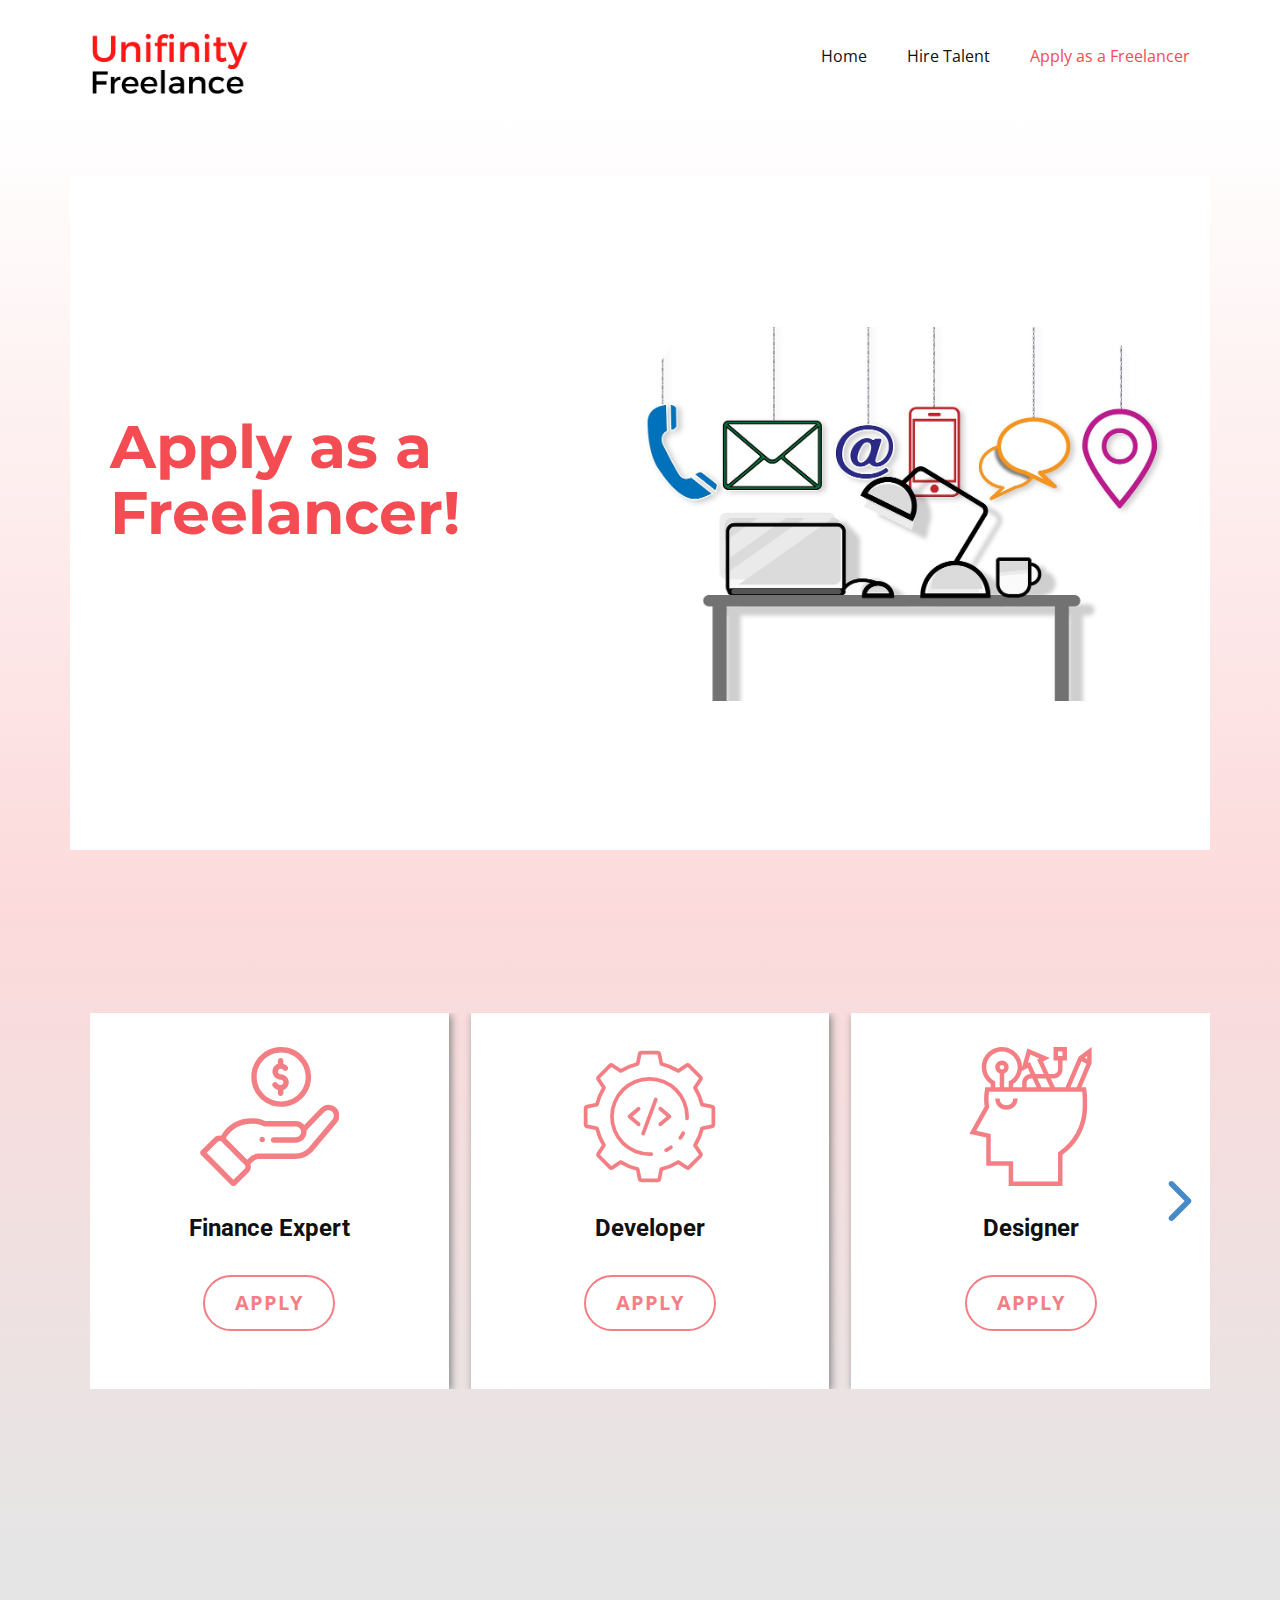
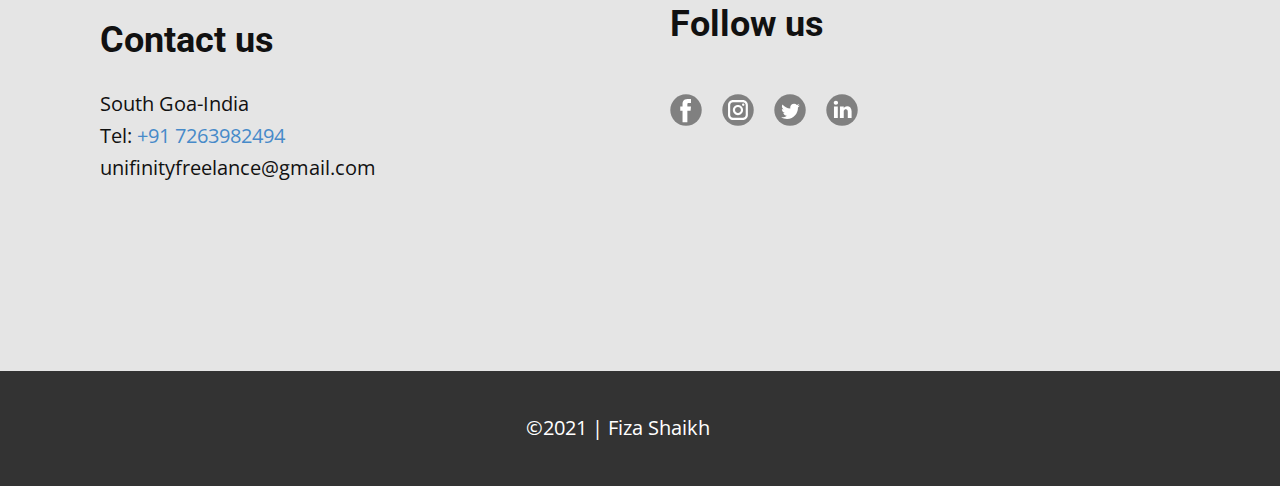
<file: Apply-as-a-Freelancer.html>
<!DOCTYPE html>
<html style="font-size: 16px;">
  <head>
    <meta name="viewport" content="width=device-width, initial-scale=1.0">
    <meta charset="utf-8">
    <meta name="keywords" content="Apply as a Freelancer!">
    <meta name="description" content="Apply as a Freelancer!">
    <meta name="page_type" content="np-template-header-footer-from-plugin">
    <title>Apply as a Freelancer</title>
    <link rel="stylesheet" href="page.css" media="screen">
<link rel="stylesheet" href="Apply-as-a-Freelancer.css" media="screen">
    <script class="u-script" type="text/javascript" src="jquery.js" defer=""></script>
    <script class="u-script" type="text/javascript" src="page.js" defer=""></script>
    <meta property="og:image" content="images/favicon.png">
    <link rel="icon" href="images/favicon.png">
    <link id="u-theme-google-font" rel="stylesheet" href="https://fonts.googleapis.com/css?family=Roboto:100,100i,300,300i,400,400i,500,500i,700,700i,900,900i|Open+Sans:300,300i,400,400i,600,600i,700,700i,800,800i">
    <link id="u-page-google-font" rel="stylesheet" href="https://fonts.googleapis.com/css?family=Montserrat:100,100i,200,200i,300,300i,400,400i,500,500i,600,600i,700,700i,800,800i,900,900i">
    
    
    
    
    <script type="application/ld+json">{
		"@context": "http://schema.org",
		"@type": "Organization",
		"name": "Site1",
		"logo": "images/UnifinityFreelanceLogo1.png"
}</script>
    <meta name="theme-color" content="#478ac9">
    <meta property="og:title" content="Apply as a Freelancer">
    <meta property="og:description" content="">
    <meta property="og:type" content="website">
  </head>
  <body class="u-body"><header class="u-clearfix u-header u-header" id="sec-e9ee"><div class="u-clearfix u-sheet u-sheet-1">
        <a href="index.html" class="u-image u-logo u-image-1" data-image-width="500" data-image-height="227">
          <img src="images/UnifinityFreelanceLogo1.png" class="u-logo-image u-logo-image-1">
        </a>
        <nav class="u-menu u-menu-dropdown u-offcanvas u-menu-1">
          <div class="menu-collapse" style="font-size: 1rem; letter-spacing: 0px;">
            <a class="u-button-style u-custom-left-right-menu-spacing u-custom-padding-bottom u-custom-text-active-color u-custom-text-hover-color u-custom-top-bottom-menu-spacing u-nav-link u-text-active-palette-1-base u-text-hover-palette-2-base" href="#">
              <svg><use xmlns:xlink="http://www.w3.org/1999/xlink" xlink:href="#menu-hamburger"></use></svg>
              <svg version="1.1" xmlns="http://www.w3.org/2000/svg" xmlns:xlink="http://www.w3.org/1999/xlink"><defs><symbol id="menu-hamburger" viewBox="0 0 16 16" style="width: 16px; height: 16px;"><rect y="1" width="16" height="2"></rect><rect y="7" width="16" height="2"></rect><rect y="13" width="16" height="2"></rect>
</symbol>
</defs></svg>
            </a>
          </div>
          <div class="u-custom-menu u-nav-container">
            <ul class="u-nav u-unstyled u-nav-1"><li class="u-nav-item"><a class="u-button-style u-nav-link u-text-active-custom-color-1 u-text-hover-custom-color-2" href="index.html" style="padding: 10px 20px;">Home</a>
</li><li class="u-nav-item"><a class="u-button-style u-nav-link u-text-active-custom-color-1 u-text-hover-custom-color-2" href="Hire-Talent.html" style="padding: 10px 20px;">Hire Talent</a>
</li><li class="u-nav-item"><a class="u-button-style u-nav-link u-text-active-custom-color-1 u-text-hover-custom-color-2" href="Apply-as-a-Freelancer.html" style="padding: 10px 20px;">Apply as a Freelancer</a>
</li></ul>
          </div>
          <div class="u-custom-menu u-nav-container-collapse">
            <div class="u-black u-container-style u-inner-container-layout u-opacity u-opacity-95 u-sidenav">
              <div class="u-sidenav-overflow">
                <div class="u-menu-close"></div>
                <ul class="u-align-center u-nav u-popupmenu-items u-unstyled u-nav-2"><li class="u-nav-item"><a class="u-button-style u-nav-link" href="index.html" style="padding: 10px 20px;">Home</a>
</li><li class="u-nav-item"><a class="u-button-style u-nav-link" href="Hire-Talent.html" style="padding: 10px 20px;">Hire Talent</a>
</li><li class="u-nav-item"><a class="u-button-style u-nav-link" href="Apply-as-a-Freelancer.html" style="padding: 10px 20px;">Apply as a Freelancer</a>
</li></ul>
              </div>
            </div>
            <div class="u-black u-menu-overlay u-opacity u-opacity-70"></div>
          </div>
        </nav>
      </div><style class="u-sticky-style" data-style-id="508d">.u-sticky-fixed.u-sticky-508d:before, .u-body.u-sticky-fixed .u-sticky-508d:before {
border-color: #ffffff !important; border-width: 2px !important; borders: top right bottom left !important
}</style></header>
    <section class="u-clearfix u-gradient u-section-1" id="carousel_86fe">
      <div class="u-clearfix u-sheet u-sheet-1">
        <div class="u-clearfix u-expanded-width u-gradient u-layout-wrap u-layout-wrap-1">
          <div class="u-layout">
            <div class="u-layout-row">
              <div class="u-align-center-xs u-align-left-lg u-align-left-md u-align-left-sm u-align-left-xl u-container-style u-layout-cell u-left-cell u-size-27 u-white u-layout-cell-1">
                <div class="u-container-layout u-container-layout-1">
                  <h1 class="u-custom-font u-font-montserrat u-text u-text-custom-color-1 u-text-1">Apply as a Freelancer!<br>
                  </h1>
                </div>
              </div>
              <div class="u-align-center-lg u-align-center-md u-align-center-sm u-align-center-xs u-container-style u-layout-cell u-right-cell u-size-33 u-white u-layout-cell-2">
                <div class="u-container-layout u-valign-middle-lg u-valign-middle-md u-valign-middle-sm u-valign-middle-xl u-container-layout-2">
                  <div class="u-align-center u-image u-image-circle u-image-contain u-image-1" data-image-width="1280" data-image-height="853"></div>
                </div>
              </div>
            </div>
          </div>
        </div>
      </div>
    </section>
    <section class="u-clearfix u-gradient u-section-2" id="sec-ae35">
      <div class="u-clearfix u-sheet u-sheet-1">
        <div class="u-layout-horizontal u-list u-list-1">
          <div class="u-repeater u-repeater-1">
            <div class="u-border-4 u-border-white u-container-style u-list-item u-repeater-item u-white u-list-item-1">
              <div class="u-container-layout u-similar-container u-container-layout-1"><span class="u-icon u-icon-circle u-text-custom-color-2 u-icon-1"><svg class="u-svg-link" preserveAspectRatio="xMidYMin slice" viewBox="0 0 511 511.99978" style=""><use xmlns:xlink="http://www.w3.org/1999/xlink" xlink:href="#svg-35a4"></use></svg><svg class="u-svg-content" viewBox="0 0 511 511.99978" id="svg-35a4"><path d="m235.792969 347.265625c3.902343-3.910156 3.902343-10.238281 0-14.148437-3.90625-3.898438-10.234375-3.898438-14.144531 0-3.898438 3.910156-3.898438 10.238281 0 14.148437 3.910156 3.898437 10.238281 3.898437 14.144531 0zm0 0"></path><path d="m188.449219 109.96875c0 60.636719 49.332031 109.972656 109.96875 109.972656s109.96875-49.335937 109.96875-109.972656-49.332031-109.96875-109.96875-109.96875-109.96875 49.332031-109.96875 109.96875zm199.945312 0c0 49.613281-40.363281 89.976562-89.976562 89.976562s-89.976563-40.363281-89.976563-89.976562c0-49.609375 40.363282-89.972656 89.976563-89.972656s89.976562 40.363281 89.976562 89.972656zm0 0"></path><path d="m115.652344 509.042969c3.875 3.90625 10.183594 3.949219 14.109375.082031l48.46875-47.75c8.234375-8.234375 10.738281-20.425781 7.117187-31.023438l10.425782-10.054687c5.613281-5.421875 13.003906-8.410156 20.816406-8.410156h132.902344c23.578124 0 45.863281-9.054688 62.757812-25.496094.695312-.675781-5.277344 6.359375 90.667969-108.3125 14.230469-16.835937 12.101562-42.117187-4.75-56.363281-16.746094-14.113282-41.832031-12.085938-56.101563 4.460937l-58.992187 60.632813c-7.449219-9.167969-18.808594-14.882813-31.082031-14.882813h-111.480469c-15.863281-6.636719-32.695313-9.996093-50.0625-9.996093-48.140625 0-90.175781 22.234374-112.734375 63.921874-9.503906-1.800781-19.527344 1.074219-26.738282 8.285157l-47.558593 47.699219c-3.882813 3.894531-3.890625 10.195312-.015625 14.101562zm74.792968-227.121094c15.3125 0 30.117188 3.082031 44.011719 9.160156 1.265625.554688 2.628907.839844 4.007813.839844h113.527344c10.839843 0 19.996093 8.839844 19.996093 19.992187 0 11.027344-8.96875 19.996094-19.996093 19.996094h-81.566407c-5.519531 0-9.996093 4.476563-9.996093 9.996094 0 5.523438 4.476562 9.996094 9.996093 9.996094h81.566407c22.050781 0 39.988281-17.9375 39.988281-39.988282 0-1.757812-.125-3.5-.351563-5.226562 57.066406-58.660156 65.113282-66.902344 65.457032-67.3125 7.125-8.410156 19.773437-9.476562 28.1875-2.382812 8.421874 7.121093 9.488281 19.761718 2.34375 28.21875l-89.667969 107.195312c-13.09375 12.570312-30.285157 19.488281-48.457031 19.488281h-132.902344c-13.023438 0-25.351563 4.980469-34.703125 14.015625l-8.496094 8.199219-78.320313-78.316406c18.304688-34.339844 52.652344-53.871094 95.375-53.871094zm-125.320312 66.34375c3.296875-3.296875 8.359375-3.890625 12.378906-1.40625 1.730469 1.054687-3.238281-3.46875 86.589844 86.234375 3.996094 3.996094 3.78125 10.363281.054688 14.089844l-41.320313 40.707031-98.230469-98.980469zm0 0"></path><path d="m286.421875 49.988281v11.714844c-11.636719 4.125-19.996094 15.238281-19.996094 28.273437 0 16.535157 13.453125 29.992188 29.992188 29.992188 5.511719 0 9.996093 4.484375 9.996093 9.996094 0 5.511718-4.484374 9.996094-9.996093 9.996094-4.269531 0-8.882813-2.683594-12.980469-7.5625-3.554688-4.226563-9.859375-4.769532-14.085938-1.21875-4.226562 3.554687-4.773437 9.859374-1.21875 14.085937 5.34375 6.355469 11.628907 10.785156 18.289063 13.019531v11.667969c0 5.523437 4.476563 9.996094 9.996094 9.996094s9.996093-4.472657 9.996093-9.996094v-11.714844c11.636719-4.128906 19.996094-15.242187 19.996094-28.273437 0-16.539063-13.453125-29.992188-29.992187-29.992188-5.511719 0-9.996094-4.484375-9.996094-9.996094 0-5.511718 4.484375-10 9.996094-10 3.542969 0 7.28125 1.808594 10.8125 5.226563 3.96875 3.839844 10.296875 3.734375 14.136719-.230469 3.839843-3.96875 3.734374-10.296875-.230469-14.136718-5.074219-4.910157-10.152344-7.6875-14.722657-9.203126v-11.644531c0-5.523437-4.476562-10-9.996093-10s-9.996094 4.476563-9.996094 10zm0 0"></path></svg></span>
                <h4 class="u-text u-text-default u-text-1">Finance Expert<span style="font-weight: 700;"></span>
                </h4>
                <a href="https://forms.gle/qotdyv7XKfPHXwUx7" class="u-border-2 u-border-custom-color-2 u-border-hover-custom-color-2 u-btn u-btn-round u-button-style u-hover-custom-color-2 u-none u-radius-50 u-btn-1" target="_blank">Apply<span style="font-size: 1.25rem;"></span>
                </a>
              </div>
            </div>
            <div class="u-border-4 u-border-white u-container-style u-list-item u-repeater-item u-white u-list-item-2">
              <div class="u-container-layout u-similar-container u-container-layout-2"><span class="u-icon u-icon-circle u-text-custom-color-2 u-icon-2"><svg class="u-svg-link" preserveAspectRatio="xMidYMin slice" viewBox="0 0 74 74" style=""><use xmlns:xlink="http://www.w3.org/1999/xlink" xlink:href="#svg-3167"></use></svg><svg class="u-svg-content" viewBox="0 0 74 74" id="svg-3167"><path d="M41.28,72H32.72a2.018,2.018,0,0,1-1.957-1.588l-.927-4.627a29.478,29.478,0,0,1-8.118-3.372l-3.924,2.609a2,2,0,0,1-2.51-.234L9.232,58.727A2.007,2.007,0,0,1,9,56.19l2.6-3.9a29.206,29.206,0,0,1-3.369-8.124L3.6,43.24A2.022,2.022,0,0,1,2,41.28V32.72a2.018,2.018,0,0,1,1.588-1.957l4.636-.93a29.231,29.231,0,0,1,3.368-8.123L8.978,17.8a2,2,0,0,1,.234-2.512l6.061-6.06a2.006,2.006,0,0,1,2.536-.236l3.9,2.605a29.46,29.46,0,0,1,8.125-3.377L30.76,3.6A2.022,2.022,0,0,1,32.72,2h8.56a2.018,2.018,0,0,1,1.957,1.588l.927,4.627A29.282,29.282,0,0,1,52.3,11.594L56.2,8.979a2,2,0,0,1,2.512.234l6.061,6.06a2,2,0,0,1,.236,2.536l-2.6,3.909a29.428,29.428,0,0,1,3.372,8.117l4.611.925A2.022,2.022,0,0,1,72,32.72v8.56a2.018,2.018,0,0,1-1.588,1.957l-4.627.928a29.428,29.428,0,0,1-3.372,8.117l2.61,3.924a2,2,0,0,1-.235,2.51l-6.061,6.061a2.007,2.007,0,0,1-2.536.236l-3.9-2.607a29.282,29.282,0,0,1-8.131,3.379L43.24,70.4A2.022,2.022,0,0,1,41.28,72ZM21.7,60.223a.987.987,0,0,1,.529.152,27.466,27.466,0,0,0,8.685,3.609,1,1,0,0,1,.76.78L32.721,70l8.55,0,1.058-5.236a1,1,0,0,1,.761-.78,27.28,27.28,0,0,0,8.682-3.608,1.036,1.036,0,0,1,1.1.013l4.439,2.97,6.048-6.046-2.916-4.375a.979.979,0,0,1-.1-.146,1,1,0,0,1,.026-1.017,27.439,27.439,0,0,0,3.609-8.685,1,1,0,0,1,.78-.76L70,41.279l0-8.559-5.236-1.05a1,1,0,0,1-.78-.76,27.439,27.439,0,0,0-3.609-8.685,1,1,0,0,1-.031-1.017.965.965,0,0,1,.125-.178l2.888-4.343-6.045-6.05-4.436,2.974a1.034,1.034,0,0,1-1.1.013,27.28,27.28,0,0,0-8.682-3.608,1,1,0,0,1-.761-.78L41.279,4,32.72,4,31.671,9.236a1,1,0,0,1-.76.78,27.466,27.466,0,0,0-8.685,3.609,1,1,0,0,1-1.09-.013l-4.45-2.97-6.049,6.045,2.975,4.448a1,1,0,0,1,.013,1.09,27.276,27.276,0,0,0-3.6,8.682,1,1,0,0,1-.84.774L4,32.721,4,41.28l5.219,1.046a1.008,1.008,0,0,1,.807.767,27.278,27.278,0,0,0,3.6,8.682,1,1,0,0,1-.012,1.089l-2.96,4.449,6.035,6.051,4.375-2.918a1.015,1.015,0,0,1,.634-.223Z"></path><path d="M45.831,55.94a1,1,0,0,1-.436-1.9,16.494,16.494,0,0,0,2.461-1.462A1,1,0,0,1,49.024,54.2a18.614,18.614,0,0,1-2.758,1.638A1,1,0,0,1,45.831,55.94Z"></path><path d="M37,58A21,21,0,1,1,58,37c0,.351-.011.691-.032,1.042a1.016,1.016,0,0,1-1.06.936,1,1,0,0,1-.936-1.06c.019-.309.028-.609.028-.918A19,19,0,1,0,37,56c.3,0,.6-.009.9-.028a1,1,0,1,1,.125,2C37.682,57.99,37.341,58,37,58Z"></path><path d="M53.389,49.44a1,1,0,0,1-.811-1.585,17.011,17.011,0,0,0,1.466-2.448,1,1,0,0,1,1.793.886A18.975,18.975,0,0,1,54.2,49.024,1,1,0,0,1,53.389,49.44Z"></path><path d="M42.772,42.129a1,1,0,0,1-.648-1.761L46.082,37l-3.958-3.368a1,1,0,0,1,1.3-1.523l4.852,4.129a1,1,0,0,1,0,1.524l-4.852,4.129A1,1,0,0,1,42.772,42.129Z"></path><path d="M31.228,42.129a1,1,0,0,1-.649-.238l-4.852-4.129a1,1,0,0,1,0-1.524l4.852-4.129a1,1,0,0,1,1.3,1.523L27.918,37l3.958,3.368a1,1,0,0,1-.648,1.761Z"></path><path d="M33.63,47.085a1.012,1.012,0,0,1-.348-.063,1,1,0,0,1-.59-1.285l6.741-18.169a1,1,0,1,1,1.875.7L34.567,46.432A1,1,0,0,1,33.63,47.085Z"></path></svg></span>
                <h4 class="u-text u-text-default u-text-2">Developer</h4>
                <a href="https://forms.gle/dfxiXoc8Eu5WUKmbA" class="u-border-2 u-border-custom-color-2 u-border-hover-custom-color-2 u-btn u-btn-round u-button-style u-hover-custom-color-2 u-none u-radius-50 u-btn-2" target="_blank">apply</a>
              </div>
            </div>
            <div class="u-border-4 u-border-white u-container-style u-list-item u-repeater-item u-white u-list-item-3">
              <div class="u-container-layout u-similar-container u-container-layout-3"><span class="u-icon u-icon-circle u-text-custom-color-2 u-icon-3"><svg class="u-svg-link" preserveAspectRatio="xMidYMin slice" viewBox="0 0 295.238 295.238" style=""><use xmlns:xlink="http://www.w3.org/1999/xlink" xlink:href="#svg-5f69"></use></svg><svg class="u-svg-content" viewBox="0 0 295.238 295.238" x="0px" y="0px" id="svg-5f69" style="enable-background:new 0 0 295.238 295.238;"><g><g><g><path d="M277.462,0.09l-27.681,20.72l-27.838,64.905h-22.386l-8.79-19.048h5.743c10.505,0,19.048-8.452,19.048-18.957V28.571     h9.524V0H196.51v28.571h9.524V47.71c0,5.248-4.271,9.433-9.524,9.433h-10.138L174.2,30.81l14.581-7.267L141.038,3.095     l-11.224,39.281c-0.305-23.371-19.386-42.29-42.829-42.29c-23.633,0-42.857,19.224-42.857,42.857     c0,14.281,7.233,27.676,19.048,35.595v7.176H51.643L50.9,89.619c-2.314,12.005-2.529,24.343-0.638,36.648l-32.486,57.905     l35.876,8.195v60.014h47.619v42.857h114.286v-66.357c33.333-23.581,52.371-61.495,52.343-101.943l0.01-17.371     c0-6.548-0.605-13.276-1.824-19.905l-0.705-3.948h-9.348l21.429-51.338V0.09z M206.033,19.138V9.614h9.524v9.524H206.033z      M189.067,85.714h-18.062l-8.657-19.048h17.929L189.067,85.714z M147.219,16.119l18.929,8.11l-4.467,2.19l14.2,30.724h-17.862     l-11.605-25.471l-4.262,2.152L147.219,16.119z M160.543,85.715h-21.176v-9.433c0-5.252,4.271-9.614,9.524-9.614h2.995v-0.001     L160.543,85.715z M141.843,44.652l5.776,12.71c-9.905,0.667-17.776,8.848-17.776,18.919v9.433h-19.048v-7.176     c9.529-6.386,15.995-16.352,18.176-27.452L141.843,44.652z M53.653,42.948c0-18.376,14.957-33.333,33.333-33.333     c18.376,0,33.333,14.957,33.333,33.333c0,11.829-6.39,22.881-16.671,28.838l-2.376,1.371v12.557h-9.524V56.352     c5.529-1.971,9.524-7.21,9.524-13.41c0-7.876-6.41-14.286-14.286-14.286c-7.876,0-14.286,6.411-14.286,14.287     c0,6.2,3.995,11.438,9.524,13.41v29.362H72.7V73.157l-2.376-1.376C60.043,65.824,53.653,54.776,53.653,42.948z M86.986,47.71     c-2.629,0-4.762-2.139-4.762-4.762c0-2.629,2.133-4.762,4.762-4.762c2.629,0,4.762,2.133,4.762,4.762S89.615,47.71,86.986,47.71z      M257.366,95.239c0.691,4.761,1.039,9.59,1.039,14.285l0.01,17.405c0.029,38.148-18.795,73.871-50.286,95.552l-2.095,1.429     v61.805h-95.238v-42.857h-47.62v-58.086l-30.862-7.043l27.876-49.7l-0.271-1.7c-1.771-10.419-1.871-21.567-0.333-31.09h3.59     h47.619H257.366z M245.714,85.714H232.3l23.738-55.343l10.557,5.257L245.714,85.714z M267.938,25.714l-5.267-2.633l5.267-3.943     V25.714z"></path><path d="M96.51,123.81c-7.876,0-14.286-4.762-14.286-14.286H72.7c0,14.286,10.681,23.81,23.81,23.81     c13.129,0,23.81-9.524,23.81-23.81h-9.524C110.795,119.048,104.386,123.81,96.51,123.81z"></path>
</g>
</g>
</g></svg></span>
                <h4 class="u-text u-text-default u-text-3">Designer</h4>
                <a href="https://forms.gle/CGSuuzHhBZpKVTpz8" class="u-border-2 u-border-custom-color-2 u-border-hover-custom-color-2 u-btn u-btn-round u-button-style u-hover-custom-color-2 u-none u-radius-50 u-btn-3" target="_blank">apply</a>
              </div>
            </div>
            <div class="u-border-4 u-border-white u-container-style u-list-item u-repeater-item u-white u-list-item-4">
              <div class="u-container-layout u-similar-container u-container-layout-4"><span class="u-icon u-icon-circle u-text-custom-color-2 u-icon-4"><svg class="u-svg-link" preserveAspectRatio="xMidYMin slice" viewBox="0 0 512.005 512.005" style=""><use xmlns:xlink="http://www.w3.org/1999/xlink" xlink:href="#svg-f127"></use></svg><svg class="u-svg-content" viewBox="0 0 512.005 512.005" id="svg-f127"><g><g><path d="m341.439 403.84c3.906 3.905 10.236 3.905 14.143 0l48.259-48.258c1.875-1.875 2.929-4.419 2.929-7.071s-1.054-5.196-2.929-7.071l-13.927-13.926c4.675-8.739 8.473-17.904 11.349-27.386h19.689c5.522 0 10-4.477 10-10v-68.248c0-5.523-4.478-10-10-10h-19.689c-2.876-9.483-6.674-18.648-11.349-27.387l13.927-13.926c1.875-1.875 2.929-4.419 2.929-7.071s-1.054-5.196-2.929-7.071l-48.259-48.258c-3.906-3.905-10.236-3.905-14.143 0l-13.926 13.927c-8.739-4.676-17.905-8.474-27.387-11.349v-19.69c0-5.523-4.478-10-10-10h-68.248c-5.523 0-10 4.477-10 10v19.69c-9.482 2.875-18.647 6.672-27.387 11.348l-13.926-13.926c-1.875-1.875-4.419-2.929-7.071-2.929s-5.196 1.054-7.071 2.929l-48.259 48.258c-1.875 1.875-2.929 4.419-2.929 7.071s1.054 5.196 2.929 7.071l13.927 13.926c-4.676 8.74-8.474 17.905-11.349 27.387h-19.69c-5.523 0-10 4.477-10 10v68.248c0 5.523 4.477 10 10 10h19.69c2.875 9.481 6.672 18.646 11.349 27.386l-13.927 13.926c-1.875 1.875-2.929 4.419-2.929 7.071s1.054 5.196 2.929 7.071l48.259 48.258c1.875 1.875 4.419 2.929 7.071 2.929s5.196-1.054 7.071-2.929l13.926-13.926c8.74 4.676 17.904 8.474 27.387 11.348v19.69c0 5.523 4.477 10 10 10h68.248c5.522 0 10-4.477 10-10v-19.69c9.481-2.875 18.647-6.673 27.387-11.349zm-53.711-19.905c-4.465 1.103-7.602 5.109-7.602 9.708v17.309h-48.248v-17.309c0-4.599-3.137-8.605-7.601-9.708-12.796-3.162-25.009-8.223-36.299-15.042-3.938-2.378-8.988-1.763-12.241 1.489l-12.243 12.243-34.117-34.116 12.244-12.244c3.252-3.252 3.867-8.304 1.489-12.241-6.819-11.291-11.88-23.503-15.041-36.298-1.103-4.465-5.109-7.602-9.708-7.602h-17.309v-48.248h17.309c4.599 0 8.605-3.137 9.708-7.602 3.161-12.795 8.222-25.007 15.041-36.298 2.378-3.937 1.763-8.989-1.489-12.241l-12.244-12.244 34.117-34.116 12.243 12.243c3.252 3.253 8.304 3.867 12.241 1.489 11.29-6.819 23.502-11.879 36.299-15.042 4.464-1.103 7.601-5.109 7.601-9.708v-17.309h48.248v17.309c0 4.599 3.137 8.605 7.602 9.708 12.795 3.162 25.008 8.222 36.298 15.042 3.938 2.377 8.986 1.764 12.241-1.489l12.243-12.244 34.116 34.116-12.243 12.244c-3.252 3.252-3.866 8.304-1.488 12.241 6.817 11.288 11.878 23.501 15.041 36.299 1.104 4.464 5.109 7.601 9.708 7.601h17.308v48.248h-17.308c-4.599 0-8.604 3.136-9.708 7.601-3.163 12.798-8.224 25.011-15.041 36.299-2.378 3.937-1.764 8.989 1.488 12.241l12.243 12.244-34.116 34.116-12.243-12.244c-3.254-3.253-8.306-3.865-12.241-1.489-11.29 6.822-23.503 11.883-36.298 15.044z"></path><path d="m341.554 299.622v-87.239c0-3.573-1.906-6.874-5-8.66l-75.552-43.62c-3.094-1.786-6.906-1.786-10 0l-75.551 43.62c-3.094 1.786-5 5.087-5 8.66v87.239c0 3.573 1.906 6.874 5 8.66l75.551 43.62c1.547.894 3.273 1.34 5 1.34s3.453-.447 5-1.34l75.552-43.62c3.094-1.786 5-5.087 5-8.66zm-85.552-119.312 55.552 32.073-55.552 32.073-55.551-32.073zm-65.551 49.393 55.551 32.073v64.146l-55.551-32.073zm75.551 96.218v-64.145l55.552-32.073v64.146z"></path><path d="m256.002 21.531c39.829 0 79.163 10.2 113.75 29.497 1.542.86 3.214 1.269 4.863 1.269 3.507 0 6.911-1.849 8.741-5.13 2.691-4.823.963-10.914-3.86-13.605-37.558-20.955-80.261-32.031-123.494-32.031-5.523 0-10 4.477-10 10s4.477 10 10 10z"></path><path d="m504.471 155.397c-5.255-1.335-10.578 1.753-12.066 6.922-9.966-25.007-23.892-48.512-41.146-69.204-3.539-4.243-9.844-4.812-14.085-1.277-4.241 3.537-4.812 9.843-1.276 14.084 17.054 20.454 30.591 43.882 39.869 68.804l-5.398-3.543c-4.617-3.03-10.817-1.743-13.848 2.874-3.03 4.617-1.744 10.817 2.873 13.847l28.649 18.803c1.653 1.084 3.563 1.64 5.488 1.64 1.221 0 2.448-.224 3.618-.678 3.012-1.169 5.273-3.723 6.071-6.854l8.472-33.259c1.364-5.352-1.869-10.795-7.221-12.159z"></path><path d="m256.002 490.473c-53.493 0-103.862-17.604-145.662-50.907-33.529-26.714-59.227-62.385-74.09-102.28l5.386 3.535c4.616 3.029 10.816 1.744 13.847-2.874 3.03-4.617 1.744-10.817-2.874-13.847l-28.649-18.803c-2.702-1.773-6.094-2.131-9.105-.962-3.013 1.169-5.274 3.723-6.072 6.854l-8.472 33.259c-1.363 5.352 1.87 10.795 7.222 12.159.828.211 1.658.312 2.476.312 4.361 0 8.337-2.879 9.592-7.231 16.391 41.085 43.438 77.762 78.276 105.52 45.378 36.155 100.056 55.265 158.125 55.265 5.522 0 10-4.477 10-10s-4.477-10-10-10z"></path><path d="m500.473 246.002c-5.522 0-10 4.477-10 10 0 53.493-17.604 103.862-50.907 145.662-26.714 33.529-62.385 59.227-102.28 74.09l3.535-5.386c3.03-4.617 1.744-10.817-2.873-13.847-4.618-3.03-10.817-1.742-13.848 2.874l-18.803 28.649c-1.773 2.702-2.131 6.093-.962 9.106 1.17 3.012 3.723 5.274 6.854 6.071l33.26 8.472c.829.211 1.658.312 2.476.312 4.464 0 8.531-3.011 9.684-7.534 1.337-5.25-1.754-10.578-6.923-12.066 41.087-16.391 77.765-43.438 105.523-78.277 36.154-45.378 55.265-100.056 55.265-158.125-.001-5.524-4.478-10.001-10.001-10.001z"></path><path d="m11.531 266.002c5.523 0 10-4.477 10-10 0-53.493 17.604-103.862 50.907-145.662 26.714-33.529 62.385-59.227 102.28-74.09l-3.535 5.386c-3.03 4.617-1.744 10.817 2.874 13.847 1.691 1.11 3.595 1.641 5.478 1.641 3.256 0 6.449-1.588 8.37-4.514l18.803-28.649c1.773-2.701 2.131-6.093.962-9.105-1.169-3.013-3.723-5.274-6.854-6.072l-33.259-8.472c-5.349-1.363-10.796 1.87-12.159 7.222-1.337 5.25 1.753 10.577 6.923 12.066-41.088 16.391-77.766 43.438-105.525 78.278-36.154 45.378-55.265 100.056-55.265 158.124 0 5.523 4.477 10 10 10z"></path><circle cx="411.792" cy="67.665" r="10"></circle>
</g>
</g></svg></span>
                <h4 class="u-text u-text-default u-text-4">Product Manager</h4>
                <a href="https://forms.gle/WvRWZpncRfQT3BzQ6" class="u-border-2 u-border-custom-color-2 u-border-hover-custom-color-2 u-btn u-btn-round u-button-style u-hover-custom-color-2 u-none u-radius-50 u-btn-4" target="_blank">apply</a>
              </div>
            </div>
            <div class="u-border-4 u-border-white u-container-style u-list-item u-repeater-item u-white u-list-item-5">
              <div class="u-container-layout u-similar-container u-container-layout-5"><span class="u-icon u-icon-circle u-text-custom-color-2 u-icon-5"><svg class="u-svg-link" preserveAspectRatio="xMidYMin slice" viewBox="0 0 482.13 482.13" style=""><use xmlns:xlink="http://www.w3.org/1999/xlink" xlink:href="#svg-2bd4"></use></svg><svg class="u-svg-content" viewBox="0 0 482.13 482.13" x="0px" y="0px" id="svg-2bd4" style="enable-background:new 0 0 482.13 482.13;"><g><g><path d="M475.266,126.603c-0.001,0-0.001,0-0.002,0l-0.016-0.016l-31.12-4.44c-4.374-0.623-7.415-4.674-6.792-9.048    c0.299-2.102,1.422-3.998,3.12-5.272l25.152-18.864c3.535-2.651,4.251-7.665,1.6-11.2l-28.8-38.4    c-2.651-3.535-7.665-4.251-11.2-1.6l-25.144,18.864c-3.52,2.671-8.538,1.983-11.209-1.537c-1.297-1.709-1.853-3.868-1.543-5.991    l4.448-31.12c0.627-4.374-2.41-8.427-6.783-9.055c-0.003,0-0.006-0.001-0.009-0.001L339.48,2.139    c-4.373-0.628-8.428,2.408-9.056,6.782c0,0.001,0,0.001,0,0.002l-4.448,31.12c-0.623,4.374-4.674,7.415-9.048,6.792    c-2.102-0.299-3.998-1.422-5.272-3.12L292.8,18.563c-2.651-3.535-7.665-4.251-11.2-1.6l-24.04,18.04    c-10.876-1.156-21.844-1.156-32.72,0C153.614,43.144,97.759,99.946,90.816,171.299c-0.216,2.264-0.296,4.512-0.408,6.76h-2.4    c-3.796,0.007-7.065,2.681-7.824,6.4l-5.528,26.288l-22.144-15.272c-3.178-2.193-7.47-1.802-10.2,0.928l-24,24    c-2.726,2.729-3.116,7.015-0.928,10.192l15.2,22.104l-26.296,5.528c-3.678,0.806-6.296,4.067-6.288,7.832v32    c-0.002,3.784,2.649,7.052,6.352,7.832l26.296,5.528l-15.2,22.104c-2.188,3.177-1.798,7.463,0.928,10.192l24,24    c2.73,2.73,7.022,3.121,10.2,0.928l22.104-15.24l5.528,26.296c0.759,3.719,4.028,6.393,7.824,6.4h32    c3.784,0.002,7.052-2.649,7.832-6.352l5.528-26.296l22.104,15.2c3.177,2.188,7.463,1.798,10.192-0.928l12.424-12.464v22.8    c0.036,11.381,6.133,21.88,16,27.552v44.448c0,17.673,14.327,32,32,32h32c17.673,0,32-14.327,32-32v-44.448    c9.867-5.672,15.964-16.171,16-27.552v-31.664c0.217-13.323,7.187-25.623,18.504-32.656c6.639-4.307,12.935-9.122,18.832-14.4    l-10.672-11.92c-5.275,4.728-10.911,9.037-16.856,12.888c-15.885,9.97-25.609,27.334-25.808,46.088v31.664c0,8.837-7.163,16-16,16    h-64c-8.837,0-16-7.163-16-16v-32.328c-0.185-18.399-9.756-35.428-25.376-45.152c-63.407-39.842-82.511-123.541-42.669-186.948    c24.72-39.341,67.862-63.286,114.325-63.452c-0.119,0.285-0.224,0.576-0.312,0.872c-0.297,2.1,0.253,4.233,1.528,5.928    l18.856,25.144c1.988,2.573,2.179,6.107,0.48,8.88c-1.636,2.79-4.799,4.312-8,3.848l-31.12-4.448    c-4.374-0.627-8.427,2.41-9.055,6.783c0,0.003-0.001,0.006-0.001,0.009l-6.792,47.512c-0.627,4.373,2.41,8.427,6.783,9.055    c0.003,0,0.006,0.001,0.009,0.001l31.12,4.448c4.374,0.623,7.415,4.674,6.792,9.048c-0.299,2.102-1.422,3.998-3.12,5.272    l-25.144,18.856c-3.535,2.651-4.251,7.665-1.6,11.2l28.8,38.4c2.651,3.535,7.665,4.251,11.2,1.6l25.152-18.856    c3.538-2.646,8.552-1.923,11.198,1.616c1.266,1.693,1.811,3.819,1.514,5.912l-4.44,31.12c-0.628,4.373,2.408,8.428,6.782,9.056    c0.001,0,0.001,0,0.002,0l47.52,6.792c0.374,0.048,0.751,0.072,1.128,0.072c3.983,0.005,7.362-2.921,7.928-6.864l4.44-31.12    c0.623-4.374,4.674-7.415,9.048-6.792c2.102,0.299,3.998,1.422,5.272,3.12l18.864,25.144c2.651,3.535,7.665,4.251,11.2,1.6    l38.4-28.8c3.535-2.651,4.251-7.665,1.6-11.2l-18.856-25.144c-1.979-2.577-2.17-6.105-0.48-8.88c1.601-2.827,4.793-4.359,8-3.84    l31.12,4.44c4.373,0.628,8.428-2.409,9.056-6.782c0-0.001,0-0.001,0-0.002l6.784-47.52    C482.676,131.285,479.64,127.231,475.266,126.603z M210.112,410.059h64v16h-64V410.059z M210.112,442.059h64v8    c0,8.837-7.163,16-16,16h-32c-8.837,0-16-7.163-16-16V442.059z M146.424,304.099c4.368,3.572,8.932,6.898,13.672,9.96    c7.559,4.777,13.249,12.004,16.12,20.472l-17.16,17.128l-16.616-11.456c-7.276-5.014-17.239-3.18-22.254,4.096    c-1.202,1.745-2.046,3.711-2.482,5.784l-4.192,19.976H94.496l-4.192-19.944c-1.82-8.647-10.305-14.182-18.952-12.362    c-2.073,0.436-4.039,1.28-5.784,2.482l-16.624,11.424l-14.576-14.544l11.448-16.608c5.019-7.273,3.191-17.237-4.082-22.256    c-1.746-1.205-3.714-2.051-5.79-2.488L16,291.563v-19.008l19.944-4.2c8.644-1.833,14.166-10.326,12.333-18.971    c-0.435-2.051-1.268-3.996-2.453-5.725l-11.456-16.656l14.576-14.544l16.632,11.456c7.279,5.009,17.242,3.169,22.251-4.11    c1.2-1.743,2.042-3.707,2.477-5.778l1.4-6.656c1.282,9.218,3.405,18.298,6.344,27.128c-26.323,3.138-45.118,27.022-41.98,53.345    c3.138,26.323,27.022,45.118,53.345,41.98C125.259,327.934,139.13,318.293,146.424,304.099z M134,292.827    c-5.974,16.605-24.277,25.223-40.882,19.25c-16.605-5.974-25.223-24.277-19.25-40.882c4.57-12.703,16.631-21.164,30.131-21.136    c0.104,0,0.2,0,0.304,0C111.66,265.922,121.707,280.391,134,292.827z M460.512,172.971l-23.2-3.312    c-13.122-1.874-25.278,7.245-27.152,20.366c-0.9,6.301,0.74,12.702,4.56,17.794l14.056,18.744l-25.6,19.2l-14.064-18.736    c-7.952-10.605-22.995-12.756-33.599-4.804c-5.092,3.818-8.459,9.503-9.361,15.804l-3.24,23.232l-31.672-4.528l3.312-23.2    c1.879-13.121-7.235-25.281-20.356-27.159c-6.305-0.903-12.709,0.737-17.804,4.559l-18.744,14.056l-19.2-25.6l18.736-14.064    c10.605-7.952,12.756-22.995,4.804-33.599c-3.818-5.092-9.503-8.459-15.804-9.361l-23.2-3.312l4.528-31.672l23.2,3.312    c13.121,1.879,25.281-7.235,27.159-20.356c0.903-6.305-0.737-12.709-4.559-17.804l-14.104-18.76l25.6-19.2l14.064,18.744    c7.952,10.605,22.995,12.756,33.599,4.804c5.092-3.818,8.459-9.503,9.361-15.804l3.312-23.2l31.672,4.52l-3.312,23.2    c-1.874,13.122,7.244,25.278,20.366,27.152c6.301,0.9,12.702-0.74,17.794-4.56l18.744-14.056l19.2,25.6l-18.744,14.064    c-10.605,7.952-12.756,22.995-4.804,33.599c3.818,5.092,9.503,8.459,15.804,9.361l23.2,3.312L460.512,172.971z"></path>
</g>
</g><g><g><path d="M344,76.171c-35.346,0-64,28.654-64,64c0,35.346,28.654,64,64,64c35.346,0,64-28.654,64-64    C407.96,104.841,379.33,76.21,344,76.171z M344,188.171c-26.51,0-48-21.49-48-48s21.49-48,48-48c26.51,0,48,21.49,48,48    C391.969,166.668,370.497,188.14,344,188.171z"></path>
</g>
</g><g><g><rect x="234.112" y="354.059" width="16" height="24"></rect>
</g>
</g><g><g><path d="M207.12,275.491c-49.385-19.292-73.78-74.966-54.487-124.351c7.476-19.136,20.893-35.369,38.279-46.313l-8.552-13.536    c-52.336,32.971-68.035,102.126-35.064,154.462c12.769,20.269,31.701,35.91,54.016,44.626c19.752,7.568,32.795,26.528,32.8,47.68    h16C250.137,310.307,233.035,285.418,207.12,275.491z"></path>
</g>
</g><g><g><rect x="394.112" y="298.059" width="56" height="16"></rect>
</g>
</g><g><g><rect x="402.113" y="334.822" transform="matrix(0.6401 -0.7683 0.7683 0.6401 -133.6437 446.8239)" width="16" height="62.48"></rect>
</g>
</g><g><g><rect x="346.112" y="362.059" width="16" height="56"></rect>
</g>
</g><g><g><rect x="9.128" y="130.058" transform="matrix(0.9701 -0.2425 0.2425 0.9701 -32.2251 14.3351)" width="65.968" height="15.992"></rect>
</g>
</g><g><g><rect x="46.111" y="35.657" transform="matrix(0.5812 -0.8137 0.8137 0.5812 -34.3557 73.3688)" width="15.992" height="68.816"></rect>
</g>
</g><g><g><rect x="97.938" y="1.024" transform="matrix(0.9688 -0.2477 0.2477 0.9688 -5.133 27.2971)" width="16" height="66.056"></rect>
</g>
</g></svg></span>
                <h4 class="u-text u-text-default u-text-5">Project Manager</h4>
                <a href="https://forms.gle/HRpxuyLjHZKZL7rb7" class="u-border-2 u-border-custom-color-2 u-border-hover-custom-color-2 u-btn u-btn-round u-button-style u-hover-custom-color-2 u-none u-radius-50 u-btn-5" target="_blank">apply</a>
              </div>
            </div>
            <div class="u-border-4 u-border-white u-container-style u-list-item u-repeater-item u-white u-list-item-6">
              <div class="u-container-layout u-similar-container u-container-layout-6"><span class="u-icon u-icon-circle u-text-custom-color-2 u-icon-6"><svg class="u-svg-link" preserveAspectRatio="xMidYMin slice" viewBox="0 -43 512 512" style=""><use xmlns:xlink="http://www.w3.org/1999/xlink" xlink:href="#svg-b5a6"></use></svg><svg class="u-svg-content" viewBox="0 -43 512 512" id="svg-b5a6"><path d="m283.085938 136.996094c-7.707032-5.878906-15.480469-7.429688-22.339844-8.800782-2.484375-.496093-4.828125-.964843-7.199219-1.621093-5.378906-1.492188-9.988281-5.722657-11.738281-10.773438-2.332032-6.71875.464844-14.0625 6.953125-18.269531 5.339843-3.464844 12.289062-3.800781 17.699219-.863281 2.628906 1.425781 7.03125 4.886719 7.03125 12.015625 0 5.582031 4.53125 10.113281 10.113281 10.113281 5.585937 0 10.113281-4.53125 10.113281-10.113281 0-12.664063-6.578125-23.800782-17.597656-29.789063-2.875-1.558593-5.898438-2.710937-9-3.453125v-1.804687c0-5.585938-4.527344-10.113281-10.113282-10.113281-5.585937 0-10.113281 4.527343-10.113281 10.113281v2.582031c-3.175781 1.019531-6.253906 2.46875-9.140625 4.34375-14.214844 9.21875-20.40625 26.4375-15.058594 41.867188 3.925782 11.3125 13.675782 20.371093 25.449219 23.636718 3.082031.855469 6.035157 1.445313 8.640625 1.964844 5.832032 1.164062 10.046875 2.003906 14.035156 5.050781 3.039063 2.316407 8.132813 7.25 8.132813 14.269531 0 6.773438-4.054687 12.996094-10.84375 16.640626-2.960937 1.585937-6.734375 2.769531-10.691406 2.847656-.136719-.003906-.273438-.007813-.410157-.007813-.144531 0-.285156.003907-.425781.007813-3.363281-.0625-6.832031-.945313-10.023437-3.066406-5.582032-3.699219-8.910156-10.808594-8.910156-19.019532 0-5.585937-4.53125-10.113281-10.113282-10.113281-5.585937 0-10.113281 4.527344-10.113281 10.113281 0 15.007813 6.710937 28.417969 17.953125 35.878906 3.558594 2.359376 7.449219 4.074219 11.519531 5.136719v1.042969c0 5.582031 4.527344 10.113281 10.113281 10.113281 5.585938 0 10.113282-4.53125 10.113282-10.113281v-.949219c3.601562-.875 7.152344-2.222656 10.554687-4.050781 13.464844-7.226562 21.507813-20.109375 21.507813-34.460938-.003906-11.492187-5.867188-22.554687-16.097656-30.355468zm0 0"></path><path d="m106.972656 222.941406c-2.085937-5.183594-7.980468-7.691406-13.160156-5.605468-5.179688 2.085937-7.691406 7.976562-5.605469 13.15625l.15625.390624c1.585938 3.941407 5.378907 6.339844 9.386719 6.339844 1.253906 0 2.535156-.238281 3.773438-.734375 5.179687-2.085937 7.6875-7.980469 5.605468-13.160156zm0 0"></path><path d="m493.761719 154.027344c-6.757813-7.375-14.914063-13.132813-23.914063-16.984375 12.964844-13.710938 20.925782-32.203125 20.925782-52.515625 0-42.175782-34.3125-76.484375-76.488282-76.484375-25.082031 0-47.386718 12.136719-61.34375 30.847656-25.570312-24.859375-59.8125-38.890625-95.832031-38.890625-36.742187 0-71.433594 14.484375-97.128906 40.160156-13.882813-19.429687-36.621094-32.117187-62.265625-32.117187-42.175782 0-76.488282 34.3125-76.488282 76.484375 0 20.316406 7.960938 38.804687 20.925782 52.515625-9.011719 3.859375-17.179688 9.625-23.9375 17.011719-11.746094 12.839843-18.214844 29.5-18.214844 46.914062v63.25c0 16.484375 13.410156 29.894531 29.894531 29.894531 3.382813 0 6.636719-.5625 9.671875-1.605469v122.824219c0 5.585938 4.527344 10.113281 10.113282 10.113281h95.980468c5.582032 0 10.113282-4.527343 10.113282-10.113281v-122.855469c3.058593 1.0625 6.34375 1.636719 9.757812 1.636719 16.484375 0 29.894531-13.410156 29.894531-29.898437v-3.765625c19.039063 9.574219 40.054688 14.574219 61.683594 14.574219 20.746094 0 41.003906-4.628907 59.464844-13.492188v2.6875c0 16.484375 13.410156 29.894531 29.894531 29.894531 3.382812 0 6.632812-.5625 9.667969-1.605469v15.527344c0 5.585938 4.53125 10.113282 10.113281 10.113282 5.585938 0 10.113281-4.527344 10.113281-10.113282v-20.117187h75.753907v117.300781h-27.761719v-80.738281c0-5.585938-4.527344-10.113281-10.113281-10.113281-5.585938 0-10.113282 4.527343-10.113282 10.113281v80.738281h-27.765625v-15.195312c0-5.585938-4.527343-10.117188-10.113281-10.117188s-10.113281 4.53125-10.113281 10.117188v25.308593c0 5.585938 4.527343 10.113281 10.113281 10.113281h95.980469c5.585937 0 10.113281-4.527343 10.113281-10.113281v-122.855469c3.0625 1.0625 6.34375 1.636719 9.761719 1.636719 16.484375 0 29.894531-13.410156 29.894531-29.898437v-63.25c0-17.425782-6.476562-34.09375-18.238281-46.9375zm-79.476563-125.757813c31.023438 0 56.261719 25.238281 56.261719 56.257813 0 31.023437-25.238281 56.257812-56.261719 56.257812-31.019531 0-56.257812-25.234375-56.257812-56.257812 0-31.019532 25.238281-56.257813 56.257812-56.257813zm-316.570312 0c31.019531 0 56.257812 25.238281 56.257812 56.257813 0 31.023437-25.238281 56.257812-56.257812 56.257812-31.023438 0-56.261719-25.234375-56.261719-56.257812 0-31.019532 25.238281-56.257813 56.261719-56.257813zm37.828125 376.949219h-27.761719v-80.738281c0-5.585938-4.527344-10.113281-10.113281-10.113281-5.585938 0-10.113281 4.527343-10.113281 10.113281v80.738281h-27.761719v-117.300781h75.75zm39.65625-141c0 5.328125-4.335938 9.667969-9.667969 9.667969s-9.667969-4.339844-9.667969-9.667969c0-.460938-.03125-.914062-.09375-1.359375v-40.1875c0-5.585937-4.527343-10.113281-10.113281-10.113281-5.582031 0-10.113281 4.527344-10.113281 10.113281v45.019531h-75.75v-45.019531c0-5.585937-4.53125-10.113281-10.113281-10.113281-5.585938 0-10.117188 4.527344-10.117188 10.113281v41.546875c0 5.328125-4.335938 9.667969-9.667969 9.667969s-9.667969-4.339844-9.667969-9.667969v-63.25c0-24.667969 17.832032-45.167969 41.90625-48.746094 7.792969 4.113282 16.378907 6.921875 25.464844 8.125v33.175782c0 5.585937 4.53125 10.117187 10.113282 10.117187 5.585937 0 10.113281-4.53125 10.113281-10.117187v-33.175782c9.085937-1.203125 17.671875-4.011718 25.46875-8.125 24.074219 3.578125 41.90625 24.070313 41.90625 48.746094zm81.910156-9.425781c-21.960937 0-43.179687-6.035157-61.683594-17.507813v-36.316406c0-17.429688-6.476562-34.097656-18.238281-46.941406-6.753906-7.375-14.914062-13.132813-23.914062-16.984375 12.964843-13.710938 20.925781-32.199219 20.925781-52.515625 0-8.898438-1.527344-17.449219-4.335938-25.402344 22.265625-24.789062 53.757813-38.898438 87.246094-38.898438 32.601563 0 63.496094 13.480469 85.660156 37.171876-3.210937 8.4375-4.96875 17.582031-4.96875 27.128906 0 20.316406 7.960938 38.804687 20.925781 52.515625-9.011718 3.859375-17.179687 9.625-23.9375 17.011719-11.746093 12.839843-18.214843 29.5-18.214843 46.914062v37.65625c-17.976563 10.59375-38.425781 16.167969-59.464844 16.167969zm234.664063 9.425781c0 5.328125-4.335938 9.667969-9.667969 9.667969s-9.671875-4.339844-9.671875-9.667969c0-.460938-.03125-.914062-.089844-1.359375v-40.1875c0-5.585937-4.527344-10.113281-10.113281-10.113281-5.585938 0-10.113281 4.527344-10.113281 10.113281v45.019531h-75.753907v-45.019531c0-5.585937-4.527343-10.113281-10.113281-10.113281s-10.113281 4.527344-10.113281 10.113281v41.546875c0 5.328125-4.335938 9.667969-9.667969 9.667969s-9.667969-4.339844-9.667969-9.667969v-63.25c0-24.667969 17.832031-45.167969 41.90625-48.746094 7.792969 4.113282 16.378907 6.921875 25.464844 8.125v66.5625c0 5.585938 4.527344 10.113282 10.113281 10.113282 5.585938 0 10.113282-4.527344 10.113282-10.113282v-66.5625c9.085937-1.203125 17.675781-4.011718 25.46875-8.125 24.074218 3.578125 41.90625 24.070313 41.90625 48.746094zm0 0"></path><path d="m356.957031 352.863281c1.59375 3.929688 5.378907 6.3125 9.375 6.3125 1.265625 0 2.554688-.238281 3.800781-.742187 5.175782-2.101563 7.667969-8 5.570313-13.175782l-.160156-.386718c-2.097657-5.175782-7.992188-7.671875-13.171875-5.570313-5.175782 2.101563-7.667969 7.996094-5.570313 13.171875zm0 0"></path></svg></span>
                <h4 class="u-text u-text-default u-text-6">Sales Manager</h4>
                <a href="https://forms.gle/pVbBpB1FDC9BYvWQ6" class="u-border-2 u-border-custom-color-2 u-border-hover-custom-color-2 u-btn u-btn-round u-button-style u-hover-custom-color-2 u-none u-radius-50 u-btn-6" target="_blank">apply</a>
              </div>
            </div>
          </div>
          <a class="u-absolute-vcenter u-gallery-nav u-gallery-nav-prev u-icon-circle u-opacity u-opacity-70 u-text-palette-1-base u-gallery-nav-1" href="#" role="button">
            <span aria-hidden="true">
              <svg viewBox="0 0 451.847 451.847"><path d="M97.141,225.92c0-8.095,3.091-16.192,9.259-22.366L300.689,9.27c12.359-12.359,32.397-12.359,44.751,0
c12.354,12.354,12.354,32.388,0,44.748L173.525,225.92l171.903,171.909c12.354,12.354,12.354,32.391,0,44.744
c-12.354,12.365-32.386,12.365-44.745,0l-194.29-194.281C100.226,242.115,97.141,234.018,97.141,225.92z"></path></svg>
            </span>
            <span class="sr-only">
              <svg viewBox="0 0 451.847 451.847"><path d="M97.141,225.92c0-8.095,3.091-16.192,9.259-22.366L300.689,9.27c12.359-12.359,32.397-12.359,44.751,0
c12.354,12.354,12.354,32.388,0,44.748L173.525,225.92l171.903,171.909c12.354,12.354,12.354,32.391,0,44.744
c-12.354,12.365-32.386,12.365-44.745,0l-194.29-194.281C100.226,242.115,97.141,234.018,97.141,225.92z"></path></svg>
            </span>
          </a>
          <a class="u-absolute-vcenter u-gallery-nav u-gallery-nav-next u-icon-circle u-opacity u-opacity-70 u-text-palette-1-base u-gallery-nav-2" href="#" role="button">
            <span aria-hidden="true">
              <svg viewBox="0 0 451.846 451.847"><path d="M345.441,248.292L151.154,442.573c-12.359,12.365-32.397,12.365-44.75,0c-12.354-12.354-12.354-32.391,0-44.744
L278.318,225.92L106.409,54.017c-12.354-12.359-12.354-32.394,0-44.748c12.354-12.359,32.391-12.359,44.75,0l194.287,194.284
c6.177,6.18,9.262,14.271,9.262,22.366C354.708,234.018,351.617,242.115,345.441,248.292z"></path></svg>
            </span>
            <span class="sr-only">
              <svg viewBox="0 0 451.846 451.847"><path d="M345.441,248.292L151.154,442.573c-12.359,12.365-32.397,12.365-44.75,0c-12.354-12.354-12.354-32.391,0-44.744
L278.318,225.92L106.409,54.017c-12.354-12.359-12.354-32.394,0-44.748c12.354-12.359,32.391-12.359,44.75,0l194.287,194.284
c6.177,6.18,9.262,14.271,9.262,22.366C354.708,234.018,351.617,242.115,345.441,248.292z"></path></svg>
            </span>
          </a>
        </div>
      </div>
    </section>
    <section class="u-clearfix u-grey-10 u-section-3" id="sec-2a64">
      <div class="u-clearfix u-sheet u-sheet-1">
        <div class="u-clearfix u-gutter-0 u-layout-wrap u-layout-wrap-1">
          <div class="u-gutter-0 u-layout">
            <div class="u-layout-row">
              <div class="u-align-left u-container-style u-layout-cell u-size-30 u-layout-cell-1">
                <div class="u-container-layout u-valign-middle-lg u-valign-middle-md u-valign-middle-sm u-valign-middle-xl u-container-layout-1">
                  <h2 class="u-text u-text-1">Contact us</h2>
                 <p class="u-text u-text-2">South Goa-India<br>
                    Tel: <a href="tel: +91 7263982494">+91 7263982494</a><br>
                    <a href="mailto:  unifinityfreelance@gmail.com " class="u-active-none u-border-none u-btn u-button-link u-button-style u-hover-none u-none u-text-active-white u-text-body-color u-text-hover-palette-1-base u-btn-1"> unifinityfreelance@gmail.com </a>
                  </p>
                </div>
              </div>
              <div class="u-align-left u-container-style u-layout-cell u-size-30 u-layout-cell-2">
                <div class="u-container-layout u-container-layout-2">
                  <h2 class="u-text u-text-3">Follow us</h2>
                  <div class="u-social-icons u-spacing-20 u-social-icons-1">
                    <a class="u-social-url" target="_blank" title="Facebook" href="https://www.facebook.com/Unifinity-Freelance-107692904979175"><span class="u-icon u-icon-circle u-social-facebook u-social-icon u-text-grey-50 u-icon-1"><svg class="u-svg-link" preserveAspectRatio="xMidYMin slice" viewBox="0 0 112 112" style=""><use xmlns:xlink="http://www.w3.org/1999/xlink" xlink:href="#svg-a192"></use></svg><svg class="u-svg-content" viewBox="0 0 112 112" x="0" y="0" id="svg-a192" style=""><circle fill="currentColor" cx="56.1" cy="56.1" r="55"></circle><path fill="#FFFFFF" d="M73.5,31.6h-9.1c-1.4,0-3.6,0.8-3.6,3.9v8.5h12.6L72,58.3H60.8v40.8H43.9V58.3h-8V43.9h8v-9.2
            c0-6.7,3.1-17,17-17h12.5v13.9H73.5z"></path></svg></span>
                    </a>
                    <a class="u-social-url" target="_blank" title="Instagram" href="https://www.instagram.com/unifinity_freelance/"><span class="u-icon u-icon-circle u-social-icon u-social-instagram u-text-grey-50 u-icon-2"><svg class="u-svg-link" preserveAspectRatio="xMidYMin slice" viewBox="0 0 112 112" style=""><use xmlns:xlink="http://www.w3.org/1999/xlink" xlink:href="#svg-d0f6"></use></svg><svg class="u-svg-content" viewBox="0 0 112 112" x="0" y="0" id="svg-d0f6" style=""><circle fill="currentColor" cx="56.1" cy="56.1" r="55"></circle><path fill="#FFFFFF" d="M55.9,38.2c-9.9,0-17.9,8-17.9,17.9C38,66,46,74,55.9,74c9.9,0,17.9-8,17.9-17.9C73.8,46.2,65.8,38.2,55.9,38.2
            z M55.9,66.4c-5.7,0-10.3-4.6-10.3-10.3c-0.1-5.7,4.6-10.3,10.3-10.3c5.7,0,10.3,4.6,10.3,10.3C66.2,61.8,61.6,66.4,55.9,66.4z"></path><path fill="#FFFFFF" d="M74.3,33.5c-2.3,0-4.2,1.9-4.2,4.2s1.9,4.2,4.2,4.2s4.2-1.9,4.2-4.2S76.6,33.5,74.3,33.5z"></path><path fill="#FFFFFF" d="M73.1,21.3H38.6c-9.7,0-17.5,7.9-17.5,17.5v34.5c0,9.7,7.9,17.6,17.5,17.6h34.5c9.7,0,17.5-7.9,17.5-17.5V38.8
            C90.6,29.1,82.7,21.3,73.1,21.3z M83,73.3c0,5.5-4.5,9.9-9.9,9.9H38.6c-5.5,0-9.9-4.5-9.9-9.9V38.8c0-5.5,4.5-9.9,9.9-9.9h34.5
            c5.5,0,9.9,4.5,9.9,9.9V73.3z"></path></svg></span>
                    </a>
                    <a class="u-social-url" target="_blank" title="Twitter" href="https://twitter.com/UnifinityF"><span class="u-icon u-icon-circle u-social-icon u-social-twitter u-text-grey-50 u-icon-3"><svg class="u-svg-link" preserveAspectRatio="xMidYMin slice" viewBox="0 0 112 112" style=""><use xmlns:xlink="http://www.w3.org/1999/xlink" xlink:href="#svg-157b"></use></svg><svg class="u-svg-content" viewBox="0 0 112 112" x="0" y="0" id="svg-157b" style=""><circle fill="currentColor" class="st0" cx="56.1" cy="56.1" r="55"></circle><path fill="#FFFFFF" d="M83.8,47.3c0,0.6,0,1.2,0,1.7c0,17.7-13.5,38.2-38.2,38.2C38,87.2,31,85,25,81.2c1,0.1,2.1,0.2,3.2,0.2
            c6.3,0,12.1-2.1,16.7-5.7c-5.9-0.1-10.8-4-12.5-9.3c0.8,0.2,1.7,0.2,2.5,0.2c1.2,0,2.4-0.2,3.5-0.5c-6.1-1.2-10.8-6.7-10.8-13.1
            c0-0.1,0-0.1,0-0.2c1.8,1,3.9,1.6,6.1,1.7c-3.6-2.4-6-6.5-6-11.2c0-2.5,0.7-4.8,1.8-6.7c6.6,8.1,16.5,13.5,27.6,14
            c-0.2-1-0.3-2-0.3-3.1c0-7.4,6-13.4,13.4-13.4c3.9,0,7.3,1.6,9.8,4.2c3.1-0.6,5.9-1.7,8.5-3.3c-1,3.1-3.1,5.8-5.9,7.4
            c2.7-0.3,5.3-1,7.7-2.1C88.7,43,86.4,45.4,83.8,47.3z"></path></svg></span>
                    </a>
                    <a class="u-social-url" target="_blank" title="LinkedIn" href="https://www.linkedin.com/company/unifinityfreelance/?viewAsMember=true"><span class="u-icon u-social-icon u-social-linkedin u-text-grey-50 u-icon-4"><svg class="u-svg-link" preserveAspectRatio="xMidYMin slice" viewBox="0 0 112 112" style=""><use xmlns:xlink="http://www.w3.org/1999/xlink" xlink:href="#svg-b8f3"></use></svg><svg class="u-svg-content" viewBox="0 0 112 112" x="0" y="0" id="svg-b8f3"><circle fill="currentColor" cx="56.1" cy="56.1" r="55"></circle><path fill="#FFFFFF" d="M41.3,83.7H27.9V43.4h13.4V83.7z M34.6,37.9L34.6,37.9c-4.6,0-7.5-3.1-7.5-7c0-4,3-7,7.6-7s7.4,3,7.5,7
            C42.2,34.8,39.2,37.9,34.6,37.9z M89.6,83.7H76.2V62.2c0-5.4-1.9-9.1-6.8-9.1c-3.7,0-5.9,2.5-6.9,4.9c-0.4,0.9-0.4,2.1-0.4,3.3v22.5
            H48.7c0,0,0.2-36.5,0-40.3h13.4v5.7c1.8-2.7,5-6.7,12.1-6.7c8.8,0,15.4,5.8,15.4,18.1V83.7z"></path></svg></span>
                    </a>
                  </div>
                </div>
              </div>
            </div>
          </div>
        </div>
      </div>
    </section>
    
    
    <footer class="u-align-center u-clearfix u-footer u-grey-80 u-footer" id="sec-67b1"><div class="u-align-left u-clearfix u-sheet u-sheet-1">
        <p class="u-text u-text-1">©2021 | Fiza Shaikh</p>
      </div></footer>
    <span style="height: 64px; width: 64px; margin-left: 0px; margin-right: auto; margin-top: 0px; right: 50px; bottom: 65px; background-image: none;" class="u-back-to-top u-hidden-lg u-hidden-md u-hidden-sm u-hidden-xl u-icon u-icon-circle u-opacity u-opacity-65 u-text-palette-1-base" data-href="#">
        <svg class="u-svg-link" preserveAspectRatio="xMidYMin slice" viewBox="0 0 551.13 551.13"><use xmlns:xlink="http://www.w3.org/1999/xlink" xlink:href="#svg-1d98"></use></svg>
        <svg class="u-svg-content" enable-background="new 0 0 551.13 551.13" viewBox="0 0 551.13 551.13" xmlns="http://www.w3.org/2000/svg" id="svg-1d98" data-color="rgb(71, 138, 201)"><path d="m275.565 189.451 223.897 223.897h51.668l-275.565-275.565-275.565 275.565h51.668z"></path></svg>
    </span>
  </body>
</html>
</file>
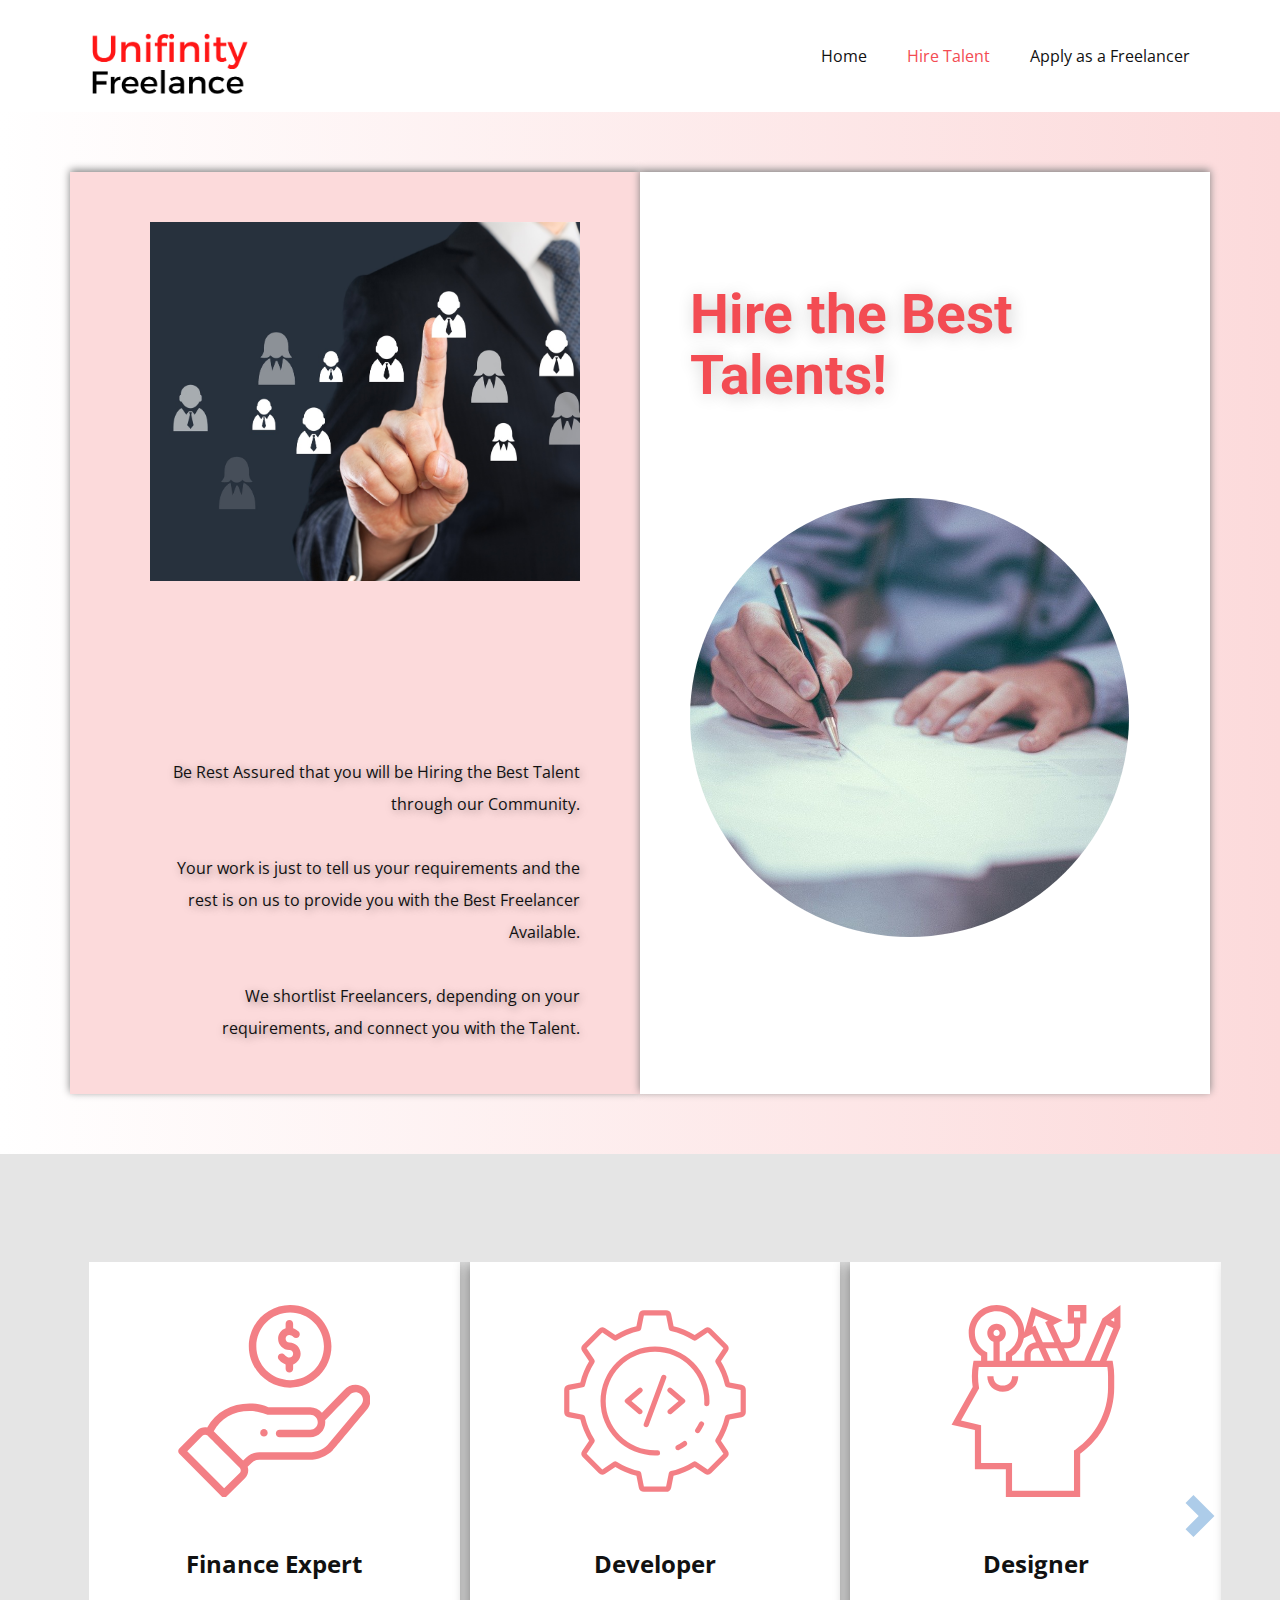
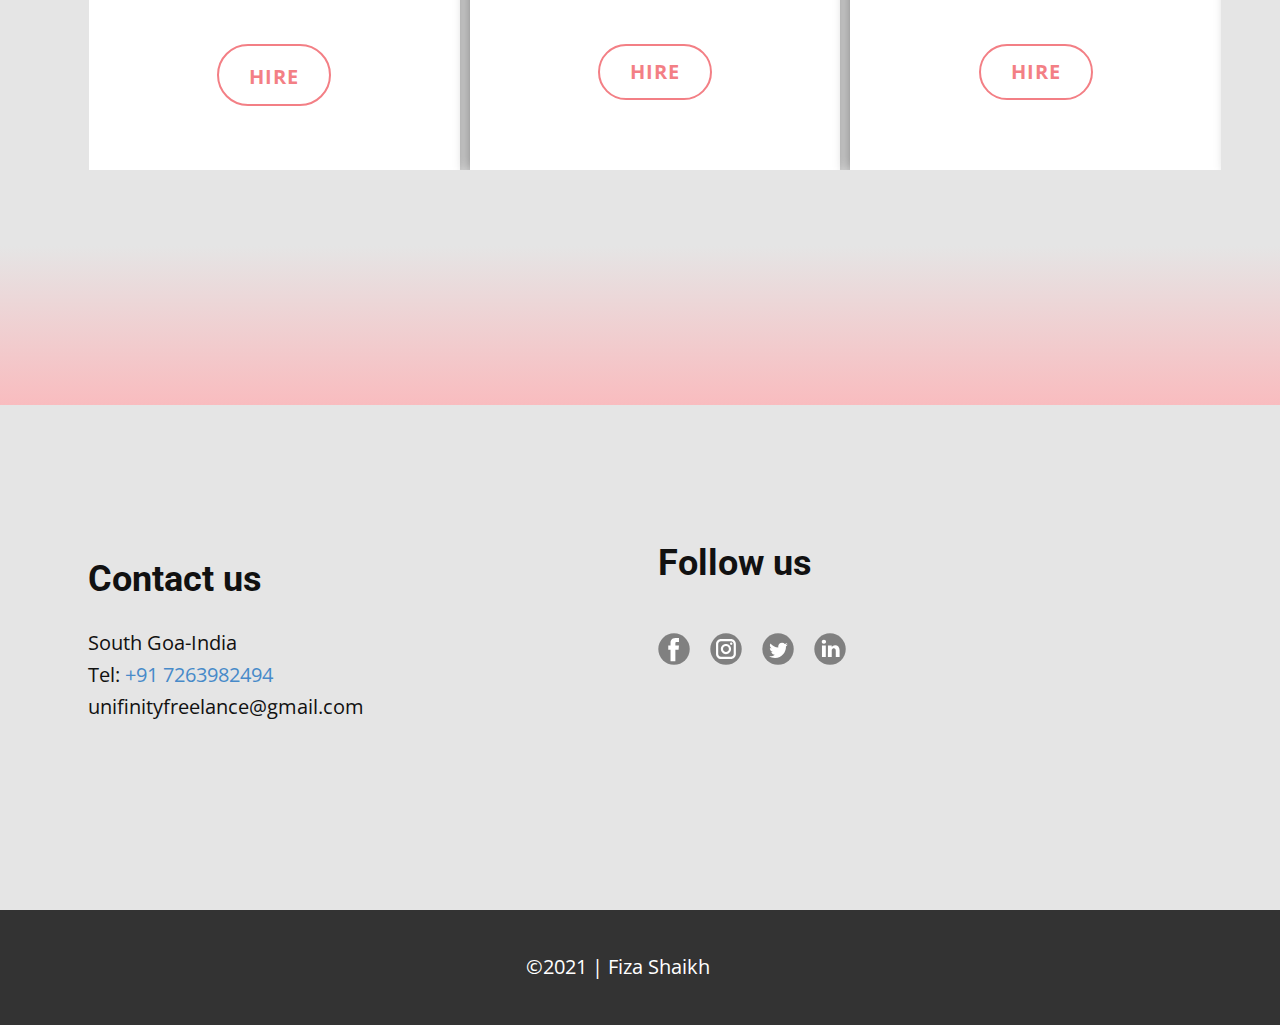
<file: Hire-Talent.html>
<!DOCTYPE html>
<html style="font-size: 16px;">
  <head>
    <meta name="viewport" content="width=device-width, initial-scale=1.0">
    <meta charset="utf-8">
    <meta name="keywords" content="Hire the Best Talents!">
    <meta name="description" content="Hire the Best Talents!">
    <meta name="page_type" content="np-template-header-footer-from-plugin">
    <title>Hire Talent</title>
    <link rel="stylesheet" href="page.css" media="screen">
<link rel="stylesheet" href="Hire-Talent.css" media="screen">
    <script class="u-script" type="text/javascript" src="jquery.js" defer=""></script>
    <script class="u-script" type="text/javascript" src="page.js" defer=""></script>
    <meta property="og:image" content="images/favicon.png">
    <link rel="icon" href="images/favicon.png">
    <link id="u-theme-google-font" rel="stylesheet" href="https://fonts.googleapis.com/css?family=Roboto:100,100i,300,300i,400,400i,500,500i,700,700i,900,900i|Open+Sans:300,300i,400,400i,600,600i,700,700i,800,800i">
    
    
    
    
    <script type="application/ld+json">{
		"@context": "http://schema.org",
		"@type": "Organization",
		"name": "Site1",
		"logo": "images/UnifinityFreelanceLogo1.png"
}</script>
    <meta name="theme-color" content="#478ac9">
    <meta property="og:title" content="Hire Talent">
    <meta property="og:description" content="">
    <meta property="og:type" content="website">
  </head>
  <body class="u-body"><header class="u-clearfix u-header u-header" id="sec-e9ee"><div class="u-clearfix u-sheet u-sheet-1">
        <a href="index.html" class="u-image u-logo u-image-1" data-image-width="500" data-image-height="227">
          <img src="images/UnifinityFreelanceLogo1.png" class="u-logo-image u-logo-image-1">
        </a>
        <nav class="u-menu u-menu-dropdown u-offcanvas u-menu-1">
          <div class="menu-collapse" style="font-size: 1rem; letter-spacing: 0px;">
            <a class="u-button-style u-custom-left-right-menu-spacing u-custom-padding-bottom u-custom-text-active-color u-custom-text-hover-color u-custom-top-bottom-menu-spacing u-nav-link u-text-active-palette-1-base u-text-hover-palette-2-base" href="#">
              <svg><use xmlns:xlink="http://www.w3.org/1999/xlink" xlink:href="#menu-hamburger"></use></svg>
              <svg version="1.1" xmlns="http://www.w3.org/2000/svg" xmlns:xlink="http://www.w3.org/1999/xlink"><defs><symbol id="menu-hamburger" viewBox="0 0 16 16" style="width: 16px; height: 16px;"><rect y="1" width="16" height="2"></rect><rect y="7" width="16" height="2"></rect><rect y="13" width="16" height="2"></rect>
</symbol>
</defs></svg>
            </a>
          </div>
          <div class="u-custom-menu u-nav-container">
            <ul class="u-nav u-unstyled u-nav-1"><li class="u-nav-item"><a class="u-button-style u-nav-link u-text-active-custom-color-1 u-text-hover-custom-color-2" href="index.html" style="padding: 10px 20px;">Home</a>
</li><li class="u-nav-item"><a class="u-button-style u-nav-link u-text-active-custom-color-1 u-text-hover-custom-color-2" href="Hire-Talent.html" style="padding: 10px 20px;">Hire Talent</a>
</li><li class="u-nav-item"><a class="u-button-style u-nav-link u-text-active-custom-color-1 u-text-hover-custom-color-2" href="Apply-as-a-Freelancer.html" style="padding: 10px 20px;">Apply as a Freelancer</a>
</li></ul>
          </div>
          <div class="u-custom-menu u-nav-container-collapse">
            <div class="u-black u-container-style u-inner-container-layout u-opacity u-opacity-95 u-sidenav">
              <div class="u-sidenav-overflow">
                <div class="u-menu-close"></div>
                <ul class="u-align-center u-nav u-popupmenu-items u-unstyled u-nav-2"><li class="u-nav-item"><a class="u-button-style u-nav-link" href="index.html" style="padding: 10px 20px;">Home</a>
</li><li class="u-nav-item"><a class="u-button-style u-nav-link" href="Hire-Talent.html" style="padding: 10px 20px;">Hire Talent</a>
</li><li class="u-nav-item"><a class="u-button-style u-nav-link" href="Apply-as-a-Freelancer.html" style="padding: 10px 20px;">Apply as a Freelancer</a>
</li></ul>
              </div>
            </div>
            <div class="u-black u-menu-overlay u-opacity u-opacity-70"></div>
          </div>
        </nav>
      </div><style class="u-sticky-style" data-style-id="508d">.u-sticky-fixed.u-sticky-508d:before, .u-body.u-sticky-fixed .u-sticky-508d:before {
border-color: #ffffff !important; border-width: 2px !important; borders: top right bottom left !important
}</style></header>
    <section class="u-clearfix u-gradient u-section-1" id="carousel_2f3b">
      <div class="u-clearfix u-sheet u-valign-middle u-sheet-1">
        <div class="u-clearfix u-expanded-width u-layout-wrap u-layout-wrap-1">
          <div class="u-layout">
            <div class="u-layout-row">
              <div class="u-align-right u-container-style u-layout-cell u-palette-2-light-2 u-right-cell u-size-30 u-layout-cell-1">
                <div class="u-container-layout u-valign-top u-container-layout-1">
                  <img src="images/93520740-0.jpeg" alt="" class="u-expanded-width u-image u-image-default u-image-1" data-image-width="1667" data-image-height="1000">
                  <p class="u-text u-text-default u-text-1">Be Rest Assured that you will be Hiring the Best Talent through our Community.<br><br>

Your work is just to tell us your requirements and the rest is on us to provide you with the Best Freelancer Available.<br><br>
We shortlist Freelancers, depending on your requirements, and connect you with the Talent.
</p>
                </div>
              </div>
              <div class="u-container-style u-layout-cell u-left-cell u-shape-rectangle u-size-30 u-white u-layout-cell-2">
                <div class="u-container-layout u-container-layout-2">
                  <h2 class="u-text u-text-custom-color-1 u-text-2">Hire the Best Talents! </h2>
                  <div alt="" class="u-expanded-width-xs u-image u-image-circle u-preserve-proportions u-image-2" data-image-width="150" data-image-height="99">
                    <div class="u-preserve-proportions-child" style="padding-top: 100%;"></div>
                  </div>
                </div>
              </div>
            </div>
          </div>
        </div>
      </div>
    </section>
    <section class="u-align-center u-clearfix u-grey-10 u-section-2" id="sec-5e6a">
      <div class="u-align-left u-clearfix u-sheet u-sheet-1">
        <div class="u-layout-horizontal u-list u-list-1">
          <div class="u-repeater u-repeater-1">
            <div class="u-container-style u-list-item u-repeater-item u-white u-list-item-1">
              <div class="u-container-layout u-similar-container u-container-layout-1"><span class="u-icon u-icon-circle u-text-custom-color-2 u-icon-1"><svg class="u-svg-link" preserveAspectRatio="xMidYMin slice" viewBox="0 0 511 511.99978" style=""><use xmlns:xlink="http://www.w3.org/1999/xlink" xlink:href="#svg-f991"></use></svg><svg class="u-svg-content" viewBox="0 0 511 511.99978" id="svg-f991"><path d="m235.792969 347.265625c3.902343-3.910156 3.902343-10.238281 0-14.148437-3.90625-3.898438-10.234375-3.898438-14.144531 0-3.898438 3.910156-3.898438 10.238281 0 14.148437 3.910156 3.898437 10.238281 3.898437 14.144531 0zm0 0"></path><path d="m188.449219 109.96875c0 60.636719 49.332031 109.972656 109.96875 109.972656s109.96875-49.335937 109.96875-109.972656-49.332031-109.96875-109.96875-109.96875-109.96875 49.332031-109.96875 109.96875zm199.945312 0c0 49.613281-40.363281 89.976562-89.976562 89.976562s-89.976563-40.363281-89.976563-89.976562c0-49.609375 40.363282-89.972656 89.976563-89.972656s89.976562 40.363281 89.976562 89.972656zm0 0"></path><path d="m115.652344 509.042969c3.875 3.90625 10.183594 3.949219 14.109375.082031l48.46875-47.75c8.234375-8.234375 10.738281-20.425781 7.117187-31.023438l10.425782-10.054687c5.613281-5.421875 13.003906-8.410156 20.816406-8.410156h132.902344c23.578124 0 45.863281-9.054688 62.757812-25.496094.695312-.675781-5.277344 6.359375 90.667969-108.3125 14.230469-16.835937 12.101562-42.117187-4.75-56.363281-16.746094-14.113282-41.832031-12.085938-56.101563 4.460937l-58.992187 60.632813c-7.449219-9.167969-18.808594-14.882813-31.082031-14.882813h-111.480469c-15.863281-6.636719-32.695313-9.996093-50.0625-9.996093-48.140625 0-90.175781 22.234374-112.734375 63.921874-9.503906-1.800781-19.527344 1.074219-26.738282 8.285157l-47.558593 47.699219c-3.882813 3.894531-3.890625 10.195312-.015625 14.101562zm74.792968-227.121094c15.3125 0 30.117188 3.082031 44.011719 9.160156 1.265625.554688 2.628907.839844 4.007813.839844h113.527344c10.839843 0 19.996093 8.839844 19.996093 19.992187 0 11.027344-8.96875 19.996094-19.996093 19.996094h-81.566407c-5.519531 0-9.996093 4.476563-9.996093 9.996094 0 5.523438 4.476562 9.996094 9.996093 9.996094h81.566407c22.050781 0 39.988281-17.9375 39.988281-39.988282 0-1.757812-.125-3.5-.351563-5.226562 57.066406-58.660156 65.113282-66.902344 65.457032-67.3125 7.125-8.410156 19.773437-9.476562 28.1875-2.382812 8.421874 7.121093 9.488281 19.761718 2.34375 28.21875l-89.667969 107.195312c-13.09375 12.570312-30.285157 19.488281-48.457031 19.488281h-132.902344c-13.023438 0-25.351563 4.980469-34.703125 14.015625l-8.496094 8.199219-78.320313-78.316406c18.304688-34.339844 52.652344-53.871094 95.375-53.871094zm-125.320312 66.34375c3.296875-3.296875 8.359375-3.890625 12.378906-1.40625 1.730469 1.054687-3.238281-3.46875 86.589844 86.234375 3.996094 3.996094 3.78125 10.363281.054688 14.089844l-41.320313 40.707031-98.230469-98.980469zm0 0"></path><path d="m286.421875 49.988281v11.714844c-11.636719 4.125-19.996094 15.238281-19.996094 28.273437 0 16.535157 13.453125 29.992188 29.992188 29.992188 5.511719 0 9.996093 4.484375 9.996093 9.996094 0 5.511718-4.484374 9.996094-9.996093 9.996094-4.269531 0-8.882813-2.683594-12.980469-7.5625-3.554688-4.226563-9.859375-4.769532-14.085938-1.21875-4.226562 3.554687-4.773437 9.859374-1.21875 14.085937 5.34375 6.355469 11.628907 10.785156 18.289063 13.019531v11.667969c0 5.523437 4.476563 9.996094 9.996094 9.996094s9.996093-4.472657 9.996093-9.996094v-11.714844c11.636719-4.128906 19.996094-15.242187 19.996094-28.273437 0-16.539063-13.453125-29.992188-29.992187-29.992188-5.511719 0-9.996094-4.484375-9.996094-9.996094 0-5.511718 4.484375-10 9.996094-10 3.542969 0 7.28125 1.808594 10.8125 5.226563 3.96875 3.839844 10.296875 3.734375 14.136719-.230469 3.839843-3.96875 3.734374-10.296875-.230469-14.136718-5.074219-4.910157-10.152344-7.6875-14.722657-9.203126v-11.644531c0-5.523437-4.476562-10-9.996093-10s-9.996094 4.476563-9.996094 10zm0 0"></path></svg></span>
                <p class="u-text u-text-default u-text-1">Finance Expert</p>
                <a href="https://forms.gle/HPs3dSGUmFYB2Zqv9" class="u-border-2 u-border-custom-color-2 u-border-hover-custom-color-2 u-btn u-btn-round u-button-style u-hover-custom-color-2 u-none u-radius-50 u-btn-6" target="_blank">Hire<span style="font-size: 1.125rem;">
                    <span style="font-size: 1.5rem;"></span>
                  </span>
                </a>
              </div>
            </div>
            <div class="u-container-style u-list-item u-repeater-item u-white u-list-item-2">
              <div class="u-container-layout u-similar-container u-container-layout-2"><span class="u-icon u-icon-circle u-text-custom-color-2 u-icon-2"><svg class="u-svg-link" preserveAspectRatio="xMidYMin slice" viewBox="0 0 74 74" style=""><use xmlns:xlink="http://www.w3.org/1999/xlink" xlink:href="#svg-822e"></use></svg><svg class="u-svg-content" viewBox="0 0 74 74" id="svg-822e"><path d="M41.28,72H32.72a2.018,2.018,0,0,1-1.957-1.588l-.927-4.627a29.478,29.478,0,0,1-8.118-3.372l-3.924,2.609a2,2,0,0,1-2.51-.234L9.232,58.727A2.007,2.007,0,0,1,9,56.19l2.6-3.9a29.206,29.206,0,0,1-3.369-8.124L3.6,43.24A2.022,2.022,0,0,1,2,41.28V32.72a2.018,2.018,0,0,1,1.588-1.957l4.636-.93a29.231,29.231,0,0,1,3.368-8.123L8.978,17.8a2,2,0,0,1,.234-2.512l6.061-6.06a2.006,2.006,0,0,1,2.536-.236l3.9,2.605a29.46,29.46,0,0,1,8.125-3.377L30.76,3.6A2.022,2.022,0,0,1,32.72,2h8.56a2.018,2.018,0,0,1,1.957,1.588l.927,4.627A29.282,29.282,0,0,1,52.3,11.594L56.2,8.979a2,2,0,0,1,2.512.234l6.061,6.06a2,2,0,0,1,.236,2.536l-2.6,3.909a29.428,29.428,0,0,1,3.372,8.117l4.611.925A2.022,2.022,0,0,1,72,32.72v8.56a2.018,2.018,0,0,1-1.588,1.957l-4.627.928a29.428,29.428,0,0,1-3.372,8.117l2.61,3.924a2,2,0,0,1-.235,2.51l-6.061,6.061a2.007,2.007,0,0,1-2.536.236l-3.9-2.607a29.282,29.282,0,0,1-8.131,3.379L43.24,70.4A2.022,2.022,0,0,1,41.28,72ZM21.7,60.223a.987.987,0,0,1,.529.152,27.466,27.466,0,0,0,8.685,3.609,1,1,0,0,1,.76.78L32.721,70l8.55,0,1.058-5.236a1,1,0,0,1,.761-.78,27.28,27.28,0,0,0,8.682-3.608,1.036,1.036,0,0,1,1.1.013l4.439,2.97,6.048-6.046-2.916-4.375a.979.979,0,0,1-.1-.146,1,1,0,0,1,.026-1.017,27.439,27.439,0,0,0,3.609-8.685,1,1,0,0,1,.78-.76L70,41.279l0-8.559-5.236-1.05a1,1,0,0,1-.78-.76,27.439,27.439,0,0,0-3.609-8.685,1,1,0,0,1-.031-1.017.965.965,0,0,1,.125-.178l2.888-4.343-6.045-6.05-4.436,2.974a1.034,1.034,0,0,1-1.1.013,27.28,27.28,0,0,0-8.682-3.608,1,1,0,0,1-.761-.78L41.279,4,32.72,4,31.671,9.236a1,1,0,0,1-.76.78,27.466,27.466,0,0,0-8.685,3.609,1,1,0,0,1-1.09-.013l-4.45-2.97-6.049,6.045,2.975,4.448a1,1,0,0,1,.013,1.09,27.276,27.276,0,0,0-3.6,8.682,1,1,0,0,1-.84.774L4,32.721,4,41.28l5.219,1.046a1.008,1.008,0,0,1,.807.767,27.278,27.278,0,0,0,3.6,8.682,1,1,0,0,1-.012,1.089l-2.96,4.449,6.035,6.051,4.375-2.918a1.015,1.015,0,0,1,.634-.223Z"></path><path d="M45.831,55.94a1,1,0,0,1-.436-1.9,16.494,16.494,0,0,0,2.461-1.462A1,1,0,0,1,49.024,54.2a18.614,18.614,0,0,1-2.758,1.638A1,1,0,0,1,45.831,55.94Z"></path><path d="M37,58A21,21,0,1,1,58,37c0,.351-.011.691-.032,1.042a1.016,1.016,0,0,1-1.06.936,1,1,0,0,1-.936-1.06c.019-.309.028-.609.028-.918A19,19,0,1,0,37,56c.3,0,.6-.009.9-.028a1,1,0,1,1,.125,2C37.682,57.99,37.341,58,37,58Z"></path><path d="M53.389,49.44a1,1,0,0,1-.811-1.585,17.011,17.011,0,0,0,1.466-2.448,1,1,0,0,1,1.793.886A18.975,18.975,0,0,1,54.2,49.024,1,1,0,0,1,53.389,49.44Z"></path><path d="M42.772,42.129a1,1,0,0,1-.648-1.761L46.082,37l-3.958-3.368a1,1,0,0,1,1.3-1.523l4.852,4.129a1,1,0,0,1,0,1.524l-4.852,4.129A1,1,0,0,1,42.772,42.129Z"></path><path d="M31.228,42.129a1,1,0,0,1-.649-.238l-4.852-4.129a1,1,0,0,1,0-1.524l4.852-4.129a1,1,0,0,1,1.3,1.523L27.918,37l3.958,3.368a1,1,0,0,1-.648,1.761Z"></path><path d="M33.63,47.085a1.012,1.012,0,0,1-.348-.063,1,1,0,0,1-.59-1.285l6.741-18.169a1,1,0,1,1,1.875.7L34.567,46.432A1,1,0,0,1,33.63,47.085Z"></path></svg></span>
                <p class="u-text u-text-default u-text-2">Developer</p>
                <a href="https://forms.gle/tqQ2Guyouko9Mynp8" class="u-border-2 u-border-custom-color-2 u-border-hover-custom-color-2 u-btn u-btn-round u-button-style u-hover-custom-color-2 u-none u-radius-50 u-btn-6" target="_blank">hire</a>
              </div>
            </div>
            <div class="u-container-style u-list-item u-repeater-item u-white u-list-item-3">
              <div class="u-container-layout u-similar-container u-container-layout-3"><span class="u-icon u-icon-circle u-text-custom-color-2 u-icon-3"><svg class="u-svg-link" preserveAspectRatio="xMidYMin slice" viewBox="0 0 295.238 295.238" style=""><use xmlns:xlink="http://www.w3.org/1999/xlink" xlink:href="#svg-d5c9"></use></svg><svg class="u-svg-content" viewBox="0 0 295.238 295.238" x="0px" y="0px" id="svg-d5c9" style="enable-background:new 0 0 295.238 295.238;"><g><g><g><path d="M277.462,0.09l-27.681,20.72l-27.838,64.905h-22.386l-8.79-19.048h5.743c10.505,0,19.048-8.452,19.048-18.957V28.571     h9.524V0H196.51v28.571h9.524V47.71c0,5.248-4.271,9.433-9.524,9.433h-10.138L174.2,30.81l14.581-7.267L141.038,3.095     l-11.224,39.281c-0.305-23.371-19.386-42.29-42.829-42.29c-23.633,0-42.857,19.224-42.857,42.857     c0,14.281,7.233,27.676,19.048,35.595v7.176H51.643L50.9,89.619c-2.314,12.005-2.529,24.343-0.638,36.648l-32.486,57.905     l35.876,8.195v60.014h47.619v42.857h114.286v-66.357c33.333-23.581,52.371-61.495,52.343-101.943l0.01-17.371     c0-6.548-0.605-13.276-1.824-19.905l-0.705-3.948h-9.348l21.429-51.338V0.09z M206.033,19.138V9.614h9.524v9.524H206.033z      M189.067,85.714h-18.062l-8.657-19.048h17.929L189.067,85.714z M147.219,16.119l18.929,8.11l-4.467,2.19l14.2,30.724h-17.862     l-11.605-25.471l-4.262,2.152L147.219,16.119z M160.543,85.715h-21.176v-9.433c0-5.252,4.271-9.614,9.524-9.614h2.995v-0.001     L160.543,85.715z M141.843,44.652l5.776,12.71c-9.905,0.667-17.776,8.848-17.776,18.919v9.433h-19.048v-7.176     c9.529-6.386,15.995-16.352,18.176-27.452L141.843,44.652z M53.653,42.948c0-18.376,14.957-33.333,33.333-33.333     c18.376,0,33.333,14.957,33.333,33.333c0,11.829-6.39,22.881-16.671,28.838l-2.376,1.371v12.557h-9.524V56.352     c5.529-1.971,9.524-7.21,9.524-13.41c0-7.876-6.41-14.286-14.286-14.286c-7.876,0-14.286,6.411-14.286,14.287     c0,6.2,3.995,11.438,9.524,13.41v29.362H72.7V73.157l-2.376-1.376C60.043,65.824,53.653,54.776,53.653,42.948z M86.986,47.71     c-2.629,0-4.762-2.139-4.762-4.762c0-2.629,2.133-4.762,4.762-4.762c2.629,0,4.762,2.133,4.762,4.762S89.615,47.71,86.986,47.71z      M257.366,95.239c0.691,4.761,1.039,9.59,1.039,14.285l0.01,17.405c0.029,38.148-18.795,73.871-50.286,95.552l-2.095,1.429     v61.805h-95.238v-42.857h-47.62v-58.086l-30.862-7.043l27.876-49.7l-0.271-1.7c-1.771-10.419-1.871-21.567-0.333-31.09h3.59     h47.619H257.366z M245.714,85.714H232.3l23.738-55.343l10.557,5.257L245.714,85.714z M267.938,25.714l-5.267-2.633l5.267-3.943     V25.714z"></path><path d="M96.51,123.81c-7.876,0-14.286-4.762-14.286-14.286H72.7c0,14.286,10.681,23.81,23.81,23.81     c13.129,0,23.81-9.524,23.81-23.81h-9.524C110.795,119.048,104.386,123.81,96.51,123.81z"></path>
</g>
</g>
</g></svg></span>
                <p class="u-text u-text-default u-text-3">Designer</p>
                <a href="https://forms.gle/LotxRhDx8mnnSQWt9" class="u-border-2 u-border-custom-color-2 u-border-hover-custom-color-2 u-btn u-btn-round u-button-style u-hover-custom-color-2 u-none u-radius-50 u-btn-6" target="_blank">Hire</a>
              </div>
            </div>
            <div class="u-container-style u-list-item u-repeater-item u-white u-list-item-4">
              <div class="u-container-layout u-similar-container u-container-layout-4"><span class="u-icon u-icon-circle u-text-custom-color-2 u-icon-4"><svg class="u-svg-link" preserveAspectRatio="xMidYMin slice" viewBox="0 0 512.005 512.005" style=""><use xmlns:xlink="http://www.w3.org/1999/xlink" xlink:href="#svg-e102"></use></svg><svg class="u-svg-content" viewBox="0 0 512.005 512.005" id="svg-e102"><g><g><path d="m341.439 403.84c3.906 3.905 10.236 3.905 14.143 0l48.259-48.258c1.875-1.875 2.929-4.419 2.929-7.071s-1.054-5.196-2.929-7.071l-13.927-13.926c4.675-8.739 8.473-17.904 11.349-27.386h19.689c5.522 0 10-4.477 10-10v-68.248c0-5.523-4.478-10-10-10h-19.689c-2.876-9.483-6.674-18.648-11.349-27.387l13.927-13.926c1.875-1.875 2.929-4.419 2.929-7.071s-1.054-5.196-2.929-7.071l-48.259-48.258c-3.906-3.905-10.236-3.905-14.143 0l-13.926 13.927c-8.739-4.676-17.905-8.474-27.387-11.349v-19.69c0-5.523-4.478-10-10-10h-68.248c-5.523 0-10 4.477-10 10v19.69c-9.482 2.875-18.647 6.672-27.387 11.348l-13.926-13.926c-1.875-1.875-4.419-2.929-7.071-2.929s-5.196 1.054-7.071 2.929l-48.259 48.258c-1.875 1.875-2.929 4.419-2.929 7.071s1.054 5.196 2.929 7.071l13.927 13.926c-4.676 8.74-8.474 17.905-11.349 27.387h-19.69c-5.523 0-10 4.477-10 10v68.248c0 5.523 4.477 10 10 10h19.69c2.875 9.481 6.672 18.646 11.349 27.386l-13.927 13.926c-1.875 1.875-2.929 4.419-2.929 7.071s1.054 5.196 2.929 7.071l48.259 48.258c1.875 1.875 4.419 2.929 7.071 2.929s5.196-1.054 7.071-2.929l13.926-13.926c8.74 4.676 17.904 8.474 27.387 11.348v19.69c0 5.523 4.477 10 10 10h68.248c5.522 0 10-4.477 10-10v-19.69c9.481-2.875 18.647-6.673 27.387-11.349zm-53.711-19.905c-4.465 1.103-7.602 5.109-7.602 9.708v17.309h-48.248v-17.309c0-4.599-3.137-8.605-7.601-9.708-12.796-3.162-25.009-8.223-36.299-15.042-3.938-2.378-8.988-1.763-12.241 1.489l-12.243 12.243-34.117-34.116 12.244-12.244c3.252-3.252 3.867-8.304 1.489-12.241-6.819-11.291-11.88-23.503-15.041-36.298-1.103-4.465-5.109-7.602-9.708-7.602h-17.309v-48.248h17.309c4.599 0 8.605-3.137 9.708-7.602 3.161-12.795 8.222-25.007 15.041-36.298 2.378-3.937 1.763-8.989-1.489-12.241l-12.244-12.244 34.117-34.116 12.243 12.243c3.252 3.253 8.304 3.867 12.241 1.489 11.29-6.819 23.502-11.879 36.299-15.042 4.464-1.103 7.601-5.109 7.601-9.708v-17.309h48.248v17.309c0 4.599 3.137 8.605 7.602 9.708 12.795 3.162 25.008 8.222 36.298 15.042 3.938 2.377 8.986 1.764 12.241-1.489l12.243-12.244 34.116 34.116-12.243 12.244c-3.252 3.252-3.866 8.304-1.488 12.241 6.817 11.288 11.878 23.501 15.041 36.299 1.104 4.464 5.109 7.601 9.708 7.601h17.308v48.248h-17.308c-4.599 0-8.604 3.136-9.708 7.601-3.163 12.798-8.224 25.011-15.041 36.299-2.378 3.937-1.764 8.989 1.488 12.241l12.243 12.244-34.116 34.116-12.243-12.244c-3.254-3.253-8.306-3.865-12.241-1.489-11.29 6.822-23.503 11.883-36.298 15.044z"></path><path d="m341.554 299.622v-87.239c0-3.573-1.906-6.874-5-8.66l-75.552-43.62c-3.094-1.786-6.906-1.786-10 0l-75.551 43.62c-3.094 1.786-5 5.087-5 8.66v87.239c0 3.573 1.906 6.874 5 8.66l75.551 43.62c1.547.894 3.273 1.34 5 1.34s3.453-.447 5-1.34l75.552-43.62c3.094-1.786 5-5.087 5-8.66zm-85.552-119.312 55.552 32.073-55.552 32.073-55.551-32.073zm-65.551 49.393 55.551 32.073v64.146l-55.551-32.073zm75.551 96.218v-64.145l55.552-32.073v64.146z"></path><path d="m256.002 21.531c39.829 0 79.163 10.2 113.75 29.497 1.542.86 3.214 1.269 4.863 1.269 3.507 0 6.911-1.849 8.741-5.13 2.691-4.823.963-10.914-3.86-13.605-37.558-20.955-80.261-32.031-123.494-32.031-5.523 0-10 4.477-10 10s4.477 10 10 10z"></path><path d="m504.471 155.397c-5.255-1.335-10.578 1.753-12.066 6.922-9.966-25.007-23.892-48.512-41.146-69.204-3.539-4.243-9.844-4.812-14.085-1.277-4.241 3.537-4.812 9.843-1.276 14.084 17.054 20.454 30.591 43.882 39.869 68.804l-5.398-3.543c-4.617-3.03-10.817-1.743-13.848 2.874-3.03 4.617-1.744 10.817 2.873 13.847l28.649 18.803c1.653 1.084 3.563 1.64 5.488 1.64 1.221 0 2.448-.224 3.618-.678 3.012-1.169 5.273-3.723 6.071-6.854l8.472-33.259c1.364-5.352-1.869-10.795-7.221-12.159z"></path><path d="m256.002 490.473c-53.493 0-103.862-17.604-145.662-50.907-33.529-26.714-59.227-62.385-74.09-102.28l5.386 3.535c4.616 3.029 10.816 1.744 13.847-2.874 3.03-4.617 1.744-10.817-2.874-13.847l-28.649-18.803c-2.702-1.773-6.094-2.131-9.105-.962-3.013 1.169-5.274 3.723-6.072 6.854l-8.472 33.259c-1.363 5.352 1.87 10.795 7.222 12.159.828.211 1.658.312 2.476.312 4.361 0 8.337-2.879 9.592-7.231 16.391 41.085 43.438 77.762 78.276 105.52 45.378 36.155 100.056 55.265 158.125 55.265 5.522 0 10-4.477 10-10s-4.477-10-10-10z"></path><path d="m500.473 246.002c-5.522 0-10 4.477-10 10 0 53.493-17.604 103.862-50.907 145.662-26.714 33.529-62.385 59.227-102.28 74.09l3.535-5.386c3.03-4.617 1.744-10.817-2.873-13.847-4.618-3.03-10.817-1.742-13.848 2.874l-18.803 28.649c-1.773 2.702-2.131 6.093-.962 9.106 1.17 3.012 3.723 5.274 6.854 6.071l33.26 8.472c.829.211 1.658.312 2.476.312 4.464 0 8.531-3.011 9.684-7.534 1.337-5.25-1.754-10.578-6.923-12.066 41.087-16.391 77.765-43.438 105.523-78.277 36.154-45.378 55.265-100.056 55.265-158.125-.001-5.524-4.478-10.001-10.001-10.001z"></path><path d="m11.531 266.002c5.523 0 10-4.477 10-10 0-53.493 17.604-103.862 50.907-145.662 26.714-33.529 62.385-59.227 102.28-74.09l-3.535 5.386c-3.03 4.617-1.744 10.817 2.874 13.847 1.691 1.11 3.595 1.641 5.478 1.641 3.256 0 6.449-1.588 8.37-4.514l18.803-28.649c1.773-2.701 2.131-6.093.962-9.105-1.169-3.013-3.723-5.274-6.854-6.072l-33.259-8.472c-5.349-1.363-10.796 1.87-12.159 7.222-1.337 5.25 1.753 10.577 6.923 12.066-41.088 16.391-77.766 43.438-105.525 78.278-36.154 45.378-55.265 100.056-55.265 158.124 0 5.523 4.477 10 10 10z"></path><circle cx="411.792" cy="67.665" r="10"></circle>
</g>
</g></svg></span>
                <p class="u-text u-text-default u-text-4">Product Manager</p>
                <a href="https://forms.gle/n5CYFwXvcmiSjoR66" class="u-border-2 u-border-custom-color-2 u-border-hover-custom-color-2 u-btn u-btn-round u-button-style u-hover-custom-color-2 u-none u-radius-50 u-btn-6" target="_blank">Hire</a>
              </div>
            </div>
            <div class="u-container-style u-list-item u-repeater-item u-white u-list-item-5">
              <div class="u-container-layout u-similar-container u-container-layout-5"><span class="u-icon u-icon-circle u-text-custom-color-2 u-icon-5"><svg class="u-svg-link" preserveAspectRatio="xMidYMin slice" viewBox="0 0 512 512" style=""><use xmlns:xlink="http://www.w3.org/1999/xlink" xlink:href="#svg-adf9"></use></svg><svg class="u-svg-content" viewBox="0 0 512 512" id="svg-adf9"><g><g><path d="m363.686 77.63c-33.274 2.102-59.951 28.779-62.054 62.053-2.53 40.03 30.522 73.208 70.664 70.664 33.273-2.102 59.95-28.779 62.053-62.053 2.53-40.023-30.511-73.207-70.663-70.664zm55.695 69.718c-1.628 25.754-22.276 46.402-48.031 48.03-31.238 1.954-56.704-23.805-54.749-54.749 1.628-25.755 22.276-46.403 48.031-48.031 31.071-1.954 56.713 23.656 54.749 54.75z"></path><path d="m482.487 108.66c-10.809-.041-16.159-13.047-8.517-20.69 5.561-5.56 8.623-12.953 8.623-20.817s-3.062-15.256-8.623-20.816l-8.665-8.665c-11.439-11.439-29.596-11.275-41.333.374-7.672 7.613-20.652 2.201-20.652-8.608-.001-16.232-13.207-29.438-29.44-29.438h-11.778c-16.233 0-29.439 13.206-29.439 29.439 0 10.819-13.017 16.243-20.69 8.57-5.56-5.561-12.953-8.623-20.816-8.623-7.864 0-15.256 3.062-20.816 8.623l-8.328 8.328c-2.287 2.287-4.15 4.901-5.553 7.735-10.787-6.622-23.467-10.448-37.025-10.448h-65.477c-14.81 0-28.04 9.391-32.922 23.369-.339.971-1.295 1.624-2.38 1.624-19.349 0-35.091 15.742-35.091 35.091 0 4.142 3.358 7.499 7.499 7.499 4.142 0 7.499-3.358 7.499-7.499 0-11.079 9.013-20.092 20.092-20.092 7.453 0 14.1-4.692 16.54-11.677 2.782-7.965 10.321-13.316 18.762-13.316h65.477c30.873 0 55.99 25.117 55.99 55.989v40.564c-11.614 3.263-13.165 7.614-22.03 8.08v-33.966c0-17.246-14.031-31.277-31.277-31.277h-.286c-12.842 0-18.087 5.343-33.367 5.343h-2.938c-15.121 0-20.627-5.343-33.367-5.343h-.286c-17.246 0-31.277 14.031-31.277 31.277v29.237c-7.1-3.004-15.769-4.14-22.03-4.558v-14.779c0-4.142-3.358-7.499-7.499-7.499-4.142 0-7.499 3.358-7.499 7.499v18.096c-5.097 4.235-8.124 10.53-8.124 17.332v16.706c0 11.998 9.408 21.839 21.234 22.536 2.248 21.735 12.379 41.649 28.424 55.465 2.43 2.092 4.917 4.035 7.451 5.852v31.544c0 2.972-2.226 5.502-5.179 5.886-.001 0-.001 0-.002 0-21.965 2.85-62.101 9.096-84.122 18.901-26.26 11.692-43.227 37.82-43.227 66.565v74.57c-.002 21.702 17.653 39.357 39.354 39.357h295.231c21.701 0 39.356-17.655 39.356-39.356v-25.326c0-4.142-3.358-7.499-7.499-7.499s-7.499 3.358-7.499 7.499v25.326c0 13.431-10.927 24.357-24.357 24.357h-19.269v-40.895c0-4.142-3.358-7.499-7.499-7.499s-7.499 3.358-7.499 7.499v40.895h-77.957l-13.839-102.288 7.022-9.864c1.825.495 3.693.757 5.563.757 4.962 0 9.908-1.736 13.905-5.167l33.713-28.937c5.654-4.853 8.288-11.999 7.239-19.188 17.292 3.127 36.466 7.471 48.651 12.896 20.854 9.285 34.329 30.035 34.329 52.863v14.199c0 4.142 3.358 7.499 7.499 7.499s7.499-3.358 7.499-7.499v-14.199c0-28.745-16.968-54.873-43.227-66.565-22.021-9.804-62.157-16.05-84.122-18.901h-.001c-2.953-.384-5.179-2.913-5.179-5.886v-31.544c2.534-1.817 5.021-3.76 7.451-5.852 7.4-6.372 13.523-14.052 18.214-22.598l3.239 3.239c11.505 11.505 30.127 11.507 41.633 0 7.651-7.651 20.69-2.282 20.69 8.57 0 16.233 13.206 29.439 29.439 29.439h11.778c16.233 0 29.439-13.206 29.439-29.439 0-10.824 13.022-16.239 20.69-8.57 5.56 5.561 12.953 8.623 20.817 8.623s15.256-3.062 20.816-8.622l8.328-8.328c11.478-11.479 11.478-30.155 0-41.633-7.643-7.643-2.291-20.649 8.517-20.69 16.538-.062 29.492-12.785 29.492-28.962v-12.731c-.001-16.178-12.955-28.9-29.493-28.963zm-285.638 276.62h-19.711l-5.747-8.073 15.603-11.234 15.603 11.234zm-40.275-15.886c-2.389 1.722-5.618 1.583-7.853-.335l-33.714-28.937c-2.877-2.47-2.229-5.667-1.962-6.588.265-.914 1.413-3.913 5.086-4.504 3.145-.462 6.021-.863 8.513-1.197l46.906 29.338zm-141.554 103.25v-74.57c0-22.828 13.475-43.577 34.329-52.863 12.185-5.425 31.359-9.769 48.651-12.896-1.05 7.189 1.585 14.335 7.238 19.188l33.714 28.937c3.997 3.431 8.942 5.167 13.904 5.167 1.869 0 3.738-.262 5.563-.757l7.022 9.864-13.839 102.288h-77.957v-40.895c0-4.142-3.358-7.499-7.499-7.499s-7.499 3.358-7.499 7.499v40.895h-19.27c-13.43-.001-24.357-10.928-24.357-24.358zm151.717 24.357 13.086-96.722h14.339l13.086 96.722zm94.204-163.468c.267.921.914 4.119-1.963 6.588l-33.713 28.937c-2.235 1.917-5.464 2.056-7.852.335l-16.977-12.224 46.906-29.338c2.492.334 5.369.735 8.515 1.197 3.671.593 4.819 3.592 5.084 4.505zm-29.591-13.39-44.357 27.744-44.358-27.744c3.069-3.66 4.914-8.353 4.914-13.421v-22.685c25.168 11.929 53.716 11.93 78.888 0v22.685c0 5.068 1.845 9.762 4.913 13.421zm7.751-62.183c-30.967 26.664-73.243 26.669-104.215 0-14.607-12.577-23.234-31.429-23.67-51.72-.087-4.078-3.418-7.338-7.497-7.338h-5.702c-4.178 0-7.577-3.399-7.577-7.577v-16.706c0-2.311 1.057-4.438 2.815-5.862 8.627.194 21.214 1.934 24.943 5.612 2.948 2.907 7.317 3.755 11.132 2.159 3.805-1.592 6.264-5.288 6.264-9.416v-37.821c0-8.976 7.302-16.278 16.278-16.278 13.79 1.013 17.013 5.343 33.653 5.343h2.938c17.214 0 23.722-5.343 33.367-5.343h.286c8.976 0 16.278 7.302 16.278 16.278v35.082c0 7.671 6.241 13.912 13.939 13.912 14.193 0 18.026-6.594 28.895-9.104 1.461 1.406 2.319 3.351 2.319 5.439v16.706c0 4.178-3.399 7.577-7.577 7.577h-5.702c-4.079 0-7.41 3.26-7.497 7.338-.436 20.291-9.063 39.142-23.67 51.719zm257.879-107.606c0 7.799-6.391 13.933-14.55 13.964-24.127.091-36.111 29.25-19.066 46.295 5.63 5.63 5.63 14.791 0 20.422l-8.328 8.328c-2.727 2.727-6.353 4.23-10.211 4.23-3.857 0-7.483-1.502-10.211-4.23-17.078-17.078-46.294-5.012-46.294 19.176 0 7.962-6.478 14.44-14.44 14.44h-11.778c-7.962 0-14.44-6.478-14.44-14.44 0-24.158-29.194-36.276-46.295-19.176-5.644 5.644-14.777 5.644-20.421 0l-7.457-7.456c1.878-5.803 3.181-11.845 3.822-18.044 11.826-.697 21.234-10.538 21.234-22.536v-16.706c0-6.801-3.027-13.097-8.124-17.332v-42.674c0-19.955-8.289-38.001-21.59-50.911.619-2.546 1.907-4.881 3.785-6.759l8.329-8.328c2.727-2.727 6.353-4.23 10.21-4.23s7.484 1.502 10.211 4.23c17.079 17.078 46.294 5.012 46.294-19.176 0-7.962 6.478-14.44 14.44-14.44h11.778c7.962 0 14.44 6.478 14.44 14.44 0 24.136 29.115 36.226 46.216 19.253 5.792-5.746 14.648-5.929 20.162-.415l8.665 8.666c2.727 2.727 4.23 6.353 4.23 10.21s-1.502 7.484-4.23 10.211c-17.068 17.067-5.029 46.203 19.066 46.294 8.159.031 14.55 6.165 14.55 13.964v12.73z"></path>
</g>
</g></svg></span>
                <p class="u-text u-text-default u-text-5">Project Manager</p>
                <a href="https://forms.gle/TScEzrJGY2mafkfSA" class="u-border-2 u-border-custom-color-2 u-border-hover-custom-color-2 u-btn u-btn-round u-button-style u-hover-custom-color-2 u-none u-radius-50 u-btn-6" target="_blank">Hire</a>
              </div>
            </div>
            <div class="u-container-style u-list-item u-repeater-item u-white u-list-item-6">
              <div class="u-container-layout u-similar-container u-container-layout-6"><span class="u-icon u-icon-circle u-text-custom-color-2 u-icon-6"><svg class="u-svg-link" preserveAspectRatio="xMidYMin slice" viewBox="0 -43 512 512" style=""><use xmlns:xlink="http://www.w3.org/1999/xlink" xlink:href="#svg-b5a6"></use></svg><svg class="u-svg-content" viewBox="0 -43 512 512" id="svg-b5a6"><path d="m283.085938 136.996094c-7.707032-5.878906-15.480469-7.429688-22.339844-8.800782-2.484375-.496093-4.828125-.964843-7.199219-1.621093-5.378906-1.492188-9.988281-5.722657-11.738281-10.773438-2.332032-6.71875.464844-14.0625 6.953125-18.269531 5.339843-3.464844 12.289062-3.800781 17.699219-.863281 2.628906 1.425781 7.03125 4.886719 7.03125 12.015625 0 5.582031 4.53125 10.113281 10.113281 10.113281 5.585937 0 10.113281-4.53125 10.113281-10.113281 0-12.664063-6.578125-23.800782-17.597656-29.789063-2.875-1.558593-5.898438-2.710937-9-3.453125v-1.804687c0-5.585938-4.527344-10.113281-10.113282-10.113281-5.585937 0-10.113281 4.527343-10.113281 10.113281v2.582031c-3.175781 1.019531-6.253906 2.46875-9.140625 4.34375-14.214844 9.21875-20.40625 26.4375-15.058594 41.867188 3.925782 11.3125 13.675782 20.371093 25.449219 23.636718 3.082031.855469 6.035157 1.445313 8.640625 1.964844 5.832032 1.164062 10.046875 2.003906 14.035156 5.050781 3.039063 2.316407 8.132813 7.25 8.132813 14.269531 0 6.773438-4.054687 12.996094-10.84375 16.640626-2.960937 1.585937-6.734375 2.769531-10.691406 2.847656-.136719-.003906-.273438-.007813-.410157-.007813-.144531 0-.285156.003907-.425781.007813-3.363281-.0625-6.832031-.945313-10.023437-3.066406-5.582032-3.699219-8.910156-10.808594-8.910156-19.019532 0-5.585937-4.53125-10.113281-10.113282-10.113281-5.585937 0-10.113281 4.527344-10.113281 10.113281 0 15.007813 6.710937 28.417969 17.953125 35.878906 3.558594 2.359376 7.449219 4.074219 11.519531 5.136719v1.042969c0 5.582031 4.527344 10.113281 10.113281 10.113281 5.585938 0 10.113282-4.53125 10.113282-10.113281v-.949219c3.601562-.875 7.152344-2.222656 10.554687-4.050781 13.464844-7.226562 21.507813-20.109375 21.507813-34.460938-.003906-11.492187-5.867188-22.554687-16.097656-30.355468zm0 0"></path><path d="m106.972656 222.941406c-2.085937-5.183594-7.980468-7.691406-13.160156-5.605468-5.179688 2.085937-7.691406 7.976562-5.605469 13.15625l.15625.390624c1.585938 3.941407 5.378907 6.339844 9.386719 6.339844 1.253906 0 2.535156-.238281 3.773438-.734375 5.179687-2.085937 7.6875-7.980469 5.605468-13.160156zm0 0"></path><path d="m493.761719 154.027344c-6.757813-7.375-14.914063-13.132813-23.914063-16.984375 12.964844-13.710938 20.925782-32.203125 20.925782-52.515625 0-42.175782-34.3125-76.484375-76.488282-76.484375-25.082031 0-47.386718 12.136719-61.34375 30.847656-25.570312-24.859375-59.8125-38.890625-95.832031-38.890625-36.742187 0-71.433594 14.484375-97.128906 40.160156-13.882813-19.429687-36.621094-32.117187-62.265625-32.117187-42.175782 0-76.488282 34.3125-76.488282 76.484375 0 20.316406 7.960938 38.804687 20.925782 52.515625-9.011719 3.859375-17.179688 9.625-23.9375 17.011719-11.746094 12.839843-18.214844 29.5-18.214844 46.914062v63.25c0 16.484375 13.410156 29.894531 29.894531 29.894531 3.382813 0 6.636719-.5625 9.671875-1.605469v122.824219c0 5.585938 4.527344 10.113281 10.113282 10.113281h95.980468c5.582032 0 10.113282-4.527343 10.113282-10.113281v-122.855469c3.058593 1.0625 6.34375 1.636719 9.757812 1.636719 16.484375 0 29.894531-13.410156 29.894531-29.898437v-3.765625c19.039063 9.574219 40.054688 14.574219 61.683594 14.574219 20.746094 0 41.003906-4.628907 59.464844-13.492188v2.6875c0 16.484375 13.410156 29.894531 29.894531 29.894531 3.382812 0 6.632812-.5625 9.667969-1.605469v15.527344c0 5.585938 4.53125 10.113282 10.113281 10.113282 5.585938 0 10.113281-4.527344 10.113281-10.113282v-20.117187h75.753907v117.300781h-27.761719v-80.738281c0-5.585938-4.527344-10.113281-10.113281-10.113281-5.585938 0-10.113282 4.527343-10.113282 10.113281v80.738281h-27.765625v-15.195312c0-5.585938-4.527343-10.117188-10.113281-10.117188s-10.113281 4.53125-10.113281 10.117188v25.308593c0 5.585938 4.527343 10.113281 10.113281 10.113281h95.980469c5.585937 0 10.113281-4.527343 10.113281-10.113281v-122.855469c3.0625 1.0625 6.34375 1.636719 9.761719 1.636719 16.484375 0 29.894531-13.410156 29.894531-29.898437v-63.25c0-17.425782-6.476562-34.09375-18.238281-46.9375zm-79.476563-125.757813c31.023438 0 56.261719 25.238281 56.261719 56.257813 0 31.023437-25.238281 56.257812-56.261719 56.257812-31.019531 0-56.257812-25.234375-56.257812-56.257812 0-31.019532 25.238281-56.257813 56.257812-56.257813zm-316.570312 0c31.019531 0 56.257812 25.238281 56.257812 56.257813 0 31.023437-25.238281 56.257812-56.257812 56.257812-31.023438 0-56.261719-25.234375-56.261719-56.257812 0-31.019532 25.238281-56.257813 56.261719-56.257813zm37.828125 376.949219h-27.761719v-80.738281c0-5.585938-4.527344-10.113281-10.113281-10.113281-5.585938 0-10.113281 4.527343-10.113281 10.113281v80.738281h-27.761719v-117.300781h75.75zm39.65625-141c0 5.328125-4.335938 9.667969-9.667969 9.667969s-9.667969-4.339844-9.667969-9.667969c0-.460938-.03125-.914062-.09375-1.359375v-40.1875c0-5.585937-4.527343-10.113281-10.113281-10.113281-5.582031 0-10.113281 4.527344-10.113281 10.113281v45.019531h-75.75v-45.019531c0-5.585937-4.53125-10.113281-10.113281-10.113281-5.585938 0-10.117188 4.527344-10.117188 10.113281v41.546875c0 5.328125-4.335938 9.667969-9.667969 9.667969s-9.667969-4.339844-9.667969-9.667969v-63.25c0-24.667969 17.832032-45.167969 41.90625-48.746094 7.792969 4.113282 16.378907 6.921875 25.464844 8.125v33.175782c0 5.585937 4.53125 10.117187 10.113282 10.117187 5.585937 0 10.113281-4.53125 10.113281-10.117187v-33.175782c9.085937-1.203125 17.671875-4.011718 25.46875-8.125 24.074219 3.578125 41.90625 24.070313 41.90625 48.746094zm81.910156-9.425781c-21.960937 0-43.179687-6.035157-61.683594-17.507813v-36.316406c0-17.429688-6.476562-34.097656-18.238281-46.941406-6.753906-7.375-14.914062-13.132813-23.914062-16.984375 12.964843-13.710938 20.925781-32.199219 20.925781-52.515625 0-8.898438-1.527344-17.449219-4.335938-25.402344 22.265625-24.789062 53.757813-38.898438 87.246094-38.898438 32.601563 0 63.496094 13.480469 85.660156 37.171876-3.210937 8.4375-4.96875 17.582031-4.96875 27.128906 0 20.316406 7.960938 38.804687 20.925781 52.515625-9.011718 3.859375-17.179687 9.625-23.9375 17.011719-11.746093 12.839843-18.214843 29.5-18.214843 46.914062v37.65625c-17.976563 10.59375-38.425781 16.167969-59.464844 16.167969zm234.664063 9.425781c0 5.328125-4.335938 9.667969-9.667969 9.667969s-9.671875-4.339844-9.671875-9.667969c0-.460938-.03125-.914062-.089844-1.359375v-40.1875c0-5.585937-4.527344-10.113281-10.113281-10.113281-5.585938 0-10.113281 4.527344-10.113281 10.113281v45.019531h-75.753907v-45.019531c0-5.585937-4.527343-10.113281-10.113281-10.113281s-10.113281 4.527344-10.113281 10.113281v41.546875c0 5.328125-4.335938 9.667969-9.667969 9.667969s-9.667969-4.339844-9.667969-9.667969v-63.25c0-24.667969 17.832031-45.167969 41.90625-48.746094 7.792969 4.113282 16.378907 6.921875 25.464844 8.125v66.5625c0 5.585938 4.527344 10.113282 10.113281 10.113282 5.585938 0 10.113282-4.527344 10.113282-10.113282v-66.5625c9.085937-1.203125 17.675781-4.011718 25.46875-8.125 24.074218 3.578125 41.90625 24.070313 41.90625 48.746094zm0 0"></path><path d="m356.957031 352.863281c1.59375 3.929688 5.378907 6.3125 9.375 6.3125 1.265625 0 2.554688-.238281 3.800781-.742187 5.175782-2.101563 7.667969-8 5.570313-13.175782l-.160156-.386718c-2.097657-5.175782-7.992188-7.671875-13.171875-5.570313-5.175782 2.101563-7.667969 7.996094-5.570313 13.171875zm0 0"></path></svg></span>
                <p class="u-text u-text-default u-text-6">Sales Manger</p>
                <a href="https://forms.gle/Yb6VeGPjpLEywzyP9" class="u-border-2 u-border-custom-color-2 u-border-hover-custom-color-2 u-btn u-btn-round u-button-style u-hover-custom-color-2 u-none u-radius-50 u-btn-6" target="_blank">Hire</a>
              </div>
            </div>
          </div>
          <a class="u-gallery-nav u-gallery-nav-prev u-icon-circle u-opacity u-opacity-70 u-text-palette-1-light-2 u-gallery-nav-1" href="#" role="button">
            <span aria-hidden="true">
              <svg viewBox="0 0 8 8"><path d="M5.25 0l-4 4 4 4 1.5-1.5-2.5-2.5 2.5-2.5-1.5-1.5z"></path></svg>
            </span>
            <span class="sr-only">
              <svg viewBox="0 0 8 8"><path d="M5.25 0l-4 4 4 4 1.5-1.5-2.5-2.5 2.5-2.5-1.5-1.5z"></path></svg>
            </span>
          </a>
          <a class="u-gallery-nav u-gallery-nav-next u-icon-circle u-opacity u-opacity-70 u-text-palette-1-light-2 u-gallery-nav-2" href="#" role="button">
            <span aria-hidden="true">
              <svg viewBox="0 0 8 8"><path d="M2.75 0l-1.5 1.5 2.5 2.5-2.5 2.5 1.5 1.5 4-4-4-4z"></path></svg>
            </span>
            <span class="sr-only">
              <svg viewBox="0 0 8 8"><path d="M2.75 0l-1.5 1.5 2.5 2.5-2.5 2.5 1.5 1.5 4-4-4-4z"></path></svg>
            </span>
          </a>
        </div>
      </div>
    </section>
    <section class="u-clearfix u-grey-10 u-valign-bottom-xs u-section-3" id="sec-2fdf">
      <div class="u-gradient u-shape u-shape-rectangle u-shape-1"></div>
      <div class="u-clearfix u-gutter-0 u-layout-wrap u-layout-wrap-1">
        <div class="u-gutter-0 u-layout">
          <div class="u-layout-row">
            <div class="u-align-left u-container-style u-layout-cell u-size-30 u-layout-cell-1">
              <div class="u-container-layout u-valign-middle-lg u-valign-middle-md u-valign-middle-sm u-valign-middle-xl u-container-layout-1">
                <h2 class="u-text u-text-1">Contact us</h2>
                <p class="u-text u-text-2">South Goa-India<br>
                    Tel: <a href="tel: +91 7263982494">+91 7263982494</a><br>
                    <a href="mailto:  unifinityfreelance@gmail.com " class="u-active-none u-border-none u-btn u-button-link u-button-style u-hover-none u-none u-text-active-white u-text-body-color u-text-hover-palette-1-base u-btn-1"> unifinityfreelance@gmail.com </a>
                  </p>
              </div>
            </div>
            <div class="u-align-left u-container-style u-layout-cell u-size-30 u-layout-cell-2">
              <div class="u-container-layout u-container-layout-2">
                <h2 class="u-text u-text-3">Follow us</h2>
                <div class="u-social-icons u-spacing-20 u-social-icons-1">
                  <a class="u-social-url" target="_blank" title="Facebook" href="https://www.facebook.com/Unifinity-Freelance-107692904979175"><span class="u-icon u-icon-circle u-social-facebook u-social-icon u-text-grey-50 u-icon-1"><svg class="u-svg-link" preserveAspectRatio="xMidYMin slice" viewBox="0 0 112 112" style=""><use xmlns:xlink="http://www.w3.org/1999/xlink" xlink:href="#svg-a192"></use></svg><svg class="u-svg-content" viewBox="0 0 112 112" x="0" y="0" id="svg-a192" style=""><circle fill="currentColor" cx="56.1" cy="56.1" r="55"></circle><path fill="#FFFFFF" d="M73.5,31.6h-9.1c-1.4,0-3.6,0.8-3.6,3.9v8.5h12.6L72,58.3H60.8v40.8H43.9V58.3h-8V43.9h8v-9.2
            c0-6.7,3.1-17,17-17h12.5v13.9H73.5z"></path></svg></span>
                  </a>
                  <a class="u-social-url" target="_blank" title="Instagram" href="https://www.instagram.com/unifinity_freelance/"><span class="u-icon u-icon-circle u-social-icon u-social-instagram u-text-grey-50 u-icon-2"><svg class="u-svg-link" preserveAspectRatio="xMidYMin slice" viewBox="0 0 112 112" style=""><use xmlns:xlink="http://www.w3.org/1999/xlink" xlink:href="#svg-d0f6"></use></svg><svg class="u-svg-content" viewBox="0 0 112 112" x="0" y="0" id="svg-d0f6" style=""><circle fill="currentColor" cx="56.1" cy="56.1" r="55"></circle><path fill="#FFFFFF" d="M55.9,38.2c-9.9,0-17.9,8-17.9,17.9C38,66,46,74,55.9,74c9.9,0,17.9-8,17.9-17.9C73.8,46.2,65.8,38.2,55.9,38.2
            z M55.9,66.4c-5.7,0-10.3-4.6-10.3-10.3c-0.1-5.7,4.6-10.3,10.3-10.3c5.7,0,10.3,4.6,10.3,10.3C66.2,61.8,61.6,66.4,55.9,66.4z"></path><path fill="#FFFFFF" d="M74.3,33.5c-2.3,0-4.2,1.9-4.2,4.2s1.9,4.2,4.2,4.2s4.2-1.9,4.2-4.2S76.6,33.5,74.3,33.5z"></path><path fill="#FFFFFF" d="M73.1,21.3H38.6c-9.7,0-17.5,7.9-17.5,17.5v34.5c0,9.7,7.9,17.6,17.5,17.6h34.5c9.7,0,17.5-7.9,17.5-17.5V38.8
            C90.6,29.1,82.7,21.3,73.1,21.3z M83,73.3c0,5.5-4.5,9.9-9.9,9.9H38.6c-5.5,0-9.9-4.5-9.9-9.9V38.8c0-5.5,4.5-9.9,9.9-9.9h34.5
            c5.5,0,9.9,4.5,9.9,9.9V73.3z"></path></svg></span>
                  </a>
                  <a class="u-social-url" target="_blank" title="Twitter" href="https://twitter.com/UnifinityF"><span class="u-icon u-icon-circle u-social-icon u-social-twitter u-text-grey-50 u-icon-3"><svg class="u-svg-link" preserveAspectRatio="xMidYMin slice" viewBox="0 0 112 112" style=""><use xmlns:xlink="http://www.w3.org/1999/xlink" xlink:href="#svg-157b"></use></svg><svg class="u-svg-content" viewBox="0 0 112 112" x="0" y="0" id="svg-157b" style=""><circle fill="currentColor" class="st0" cx="56.1" cy="56.1" r="55"></circle><path fill="#FFFFFF" d="M83.8,47.3c0,0.6,0,1.2,0,1.7c0,17.7-13.5,38.2-38.2,38.2C38,87.2,31,85,25,81.2c1,0.1,2.1,0.2,3.2,0.2
            c6.3,0,12.1-2.1,16.7-5.7c-5.9-0.1-10.8-4-12.5-9.3c0.8,0.2,1.7,0.2,2.5,0.2c1.2,0,2.4-0.2,3.5-0.5c-6.1-1.2-10.8-6.7-10.8-13.1
            c0-0.1,0-0.1,0-0.2c1.8,1,3.9,1.6,6.1,1.7c-3.6-2.4-6-6.5-6-11.2c0-2.5,0.7-4.8,1.8-6.7c6.6,8.1,16.5,13.5,27.6,14
            c-0.2-1-0.3-2-0.3-3.1c0-7.4,6-13.4,13.4-13.4c3.9,0,7.3,1.6,9.8,4.2c3.1-0.6,5.9-1.7,8.5-3.3c-1,3.1-3.1,5.8-5.9,7.4
            c2.7-0.3,5.3-1,7.7-2.1C88.7,43,86.4,45.4,83.8,47.3z"></path></svg></span>
                  </a>
                  <a class="u-social-url" target="_blank" title="LinkedIn" href="https://www.linkedin.com/company/unifinityfreelance/?viewAsMember=true"><span class="u-icon u-social-icon u-social-linkedin u-text-grey-50 u-icon-4"><svg class="u-svg-link" preserveAspectRatio="xMidYMin slice" viewBox="0 0 112 112" style=""><use xmlns:xlink="http://www.w3.org/1999/xlink" xlink:href="#svg-b8f3"></use></svg><svg class="u-svg-content" viewBox="0 0 112 112" x="0" y="0" id="svg-b8f3"><circle fill="currentColor" cx="56.1" cy="56.1" r="55"></circle><path fill="#FFFFFF" d="M41.3,83.7H27.9V43.4h13.4V83.7z M34.6,37.9L34.6,37.9c-4.6,0-7.5-3.1-7.5-7c0-4,3-7,7.6-7s7.4,3,7.5,7
            C42.2,34.8,39.2,37.9,34.6,37.9z M89.6,83.7H76.2V62.2c0-5.4-1.9-9.1-6.8-9.1c-3.7,0-5.9,2.5-6.9,4.9c-0.4,0.9-0.4,2.1-0.4,3.3v22.5
            H48.7c0,0,0.2-36.5,0-40.3h13.4v5.7c1.8-2.7,5-6.7,12.1-6.7c8.8,0,15.4,5.8,15.4,18.1V83.7z"></path></svg></span>
                  </a>
                </div>
              </div>
            </div>
          </div>
        </div>
      </div>
    </section>
    
    
    <footer class="u-align-center u-clearfix u-footer u-grey-80 u-footer" id="sec-67b1"><div class="u-align-left u-clearfix u-sheet u-sheet-1">
        <p class="u-text u-text-1">©2021 | Fiza Shaikh</p>
      </div></footer>
   <span style="height: 64px; width: 64px; margin-left: 0px; margin-right: auto; margin-top: 0px; right: 50px; bottom: 65px; background-image: none;" class="u-back-to-top u-hidden-lg u-hidden-md u-hidden-sm u-hidden-xl u-icon u-icon-circle u-opacity u-opacity-65 u-text-palette-1-base" data-href="#">
        <svg class="u-svg-link" preserveAspectRatio="xMidYMin slice" viewBox="0 0 551.13 551.13"><use xmlns:xlink="http://www.w3.org/1999/xlink" xlink:href="#svg-1d98"></use></svg>
        <svg class="u-svg-content" enable-background="new 0 0 551.13 551.13" viewBox="0 0 551.13 551.13" xmlns="http://www.w3.org/2000/svg" id="svg-1d98" data-color="rgb(71, 138, 201)"><path d="m275.565 189.451 223.897 223.897h51.668l-275.565-275.565-275.565 275.565h51.668z"></path></svg>
    </span>
  </body>
</html>
</file>
